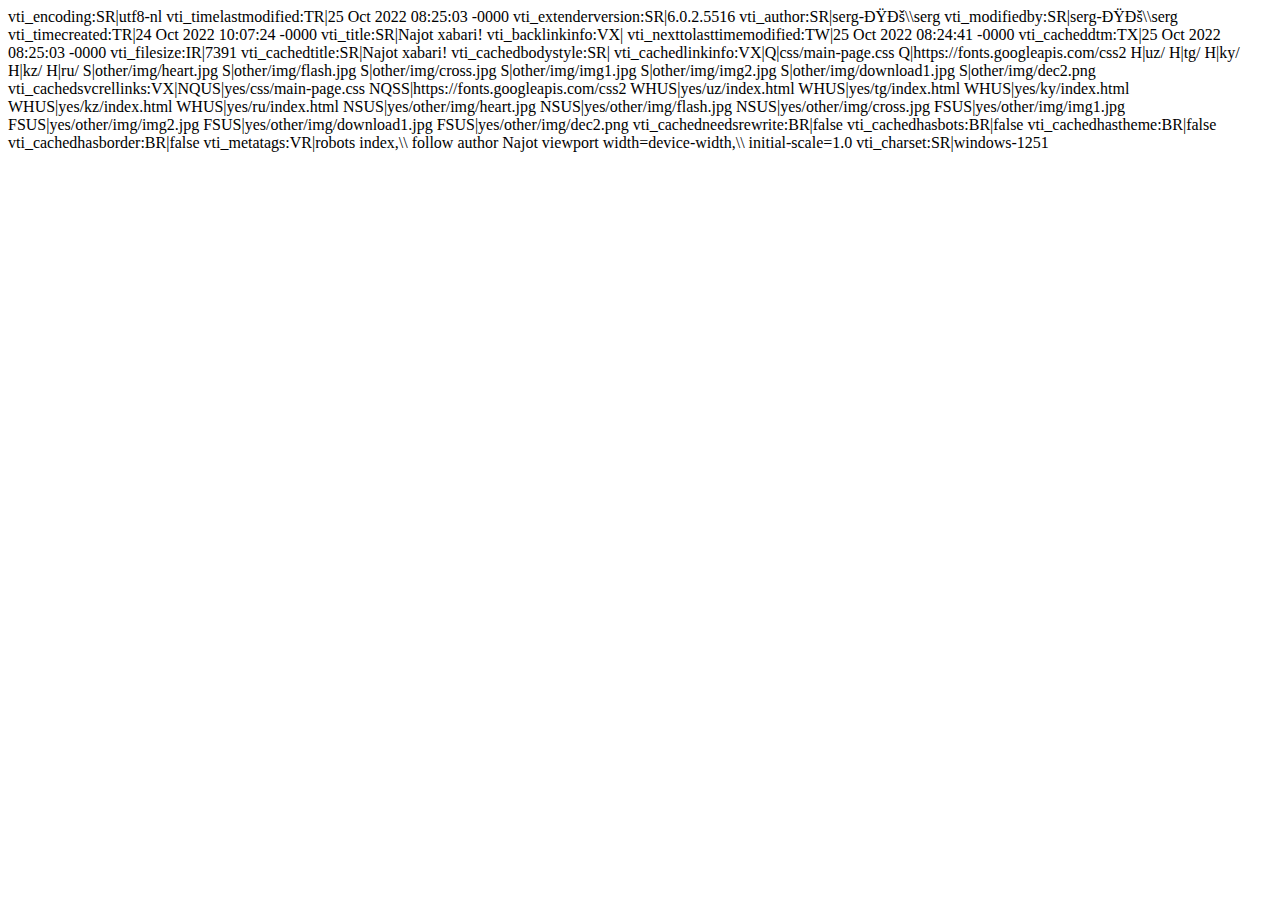
<file: _vti_cnf/index.html>
vti_encoding:SR|utf8-nl
vti_timelastmodified:TR|25 Oct 2022 08:25:03 -0000
vti_extenderversion:SR|6.0.2.5516
vti_author:SR|serg-ПК\\serg
vti_modifiedby:SR|serg-ПК\\serg
vti_timecreated:TR|24 Oct 2022 10:07:24 -0000
vti_title:SR|Najot xabari! 
vti_backlinkinfo:VX|
vti_nexttolasttimemodified:TW|25 Oct 2022 08:24:41 -0000
vti_cacheddtm:TX|25 Oct 2022 08:25:03 -0000
vti_filesize:IR|7391
vti_cachedtitle:SR|Najot xabari! 
vti_cachedbodystyle:SR|<body>
vti_cachedlinkinfo:VX|Q|css/main-page.css Q|https://fonts.googleapis.com/css2 H|uz/ H|tg/ H|ky/ H|kz/ H|ru/ S|other/img/heart.jpg S|other/img/flash.jpg S|other/img/cross.jpg S|other/img/img1.jpg S|other/img/img2.jpg S|other/img/download1.jpg S|other/img/dec2.png
vti_cachedsvcrellinks:VX|NQUS|yes/css/main-page.css NQSS|https://fonts.googleapis.com/css2 WHUS|yes/uz/index.html WHUS|yes/tg/index.html WHUS|yes/ky/index.html WHUS|yes/kz/index.html WHUS|yes/ru/index.html NSUS|yes/other/img/heart.jpg NSUS|yes/other/img/flash.jpg NSUS|yes/other/img/cross.jpg FSUS|yes/other/img/img1.jpg FSUS|yes/other/img/img2.jpg FSUS|yes/other/img/download1.jpg FSUS|yes/other/img/dec2.png
vti_cachedneedsrewrite:BR|false
vti_cachedhasbots:BR|false
vti_cachedhastheme:BR|false
vti_cachedhasborder:BR|false
vti_metatags:VR|robots index,\\ follow author Najot viewport width=device-width,\\ initial-scale=1.0
vti_charset:SR|windows-1251
</file>
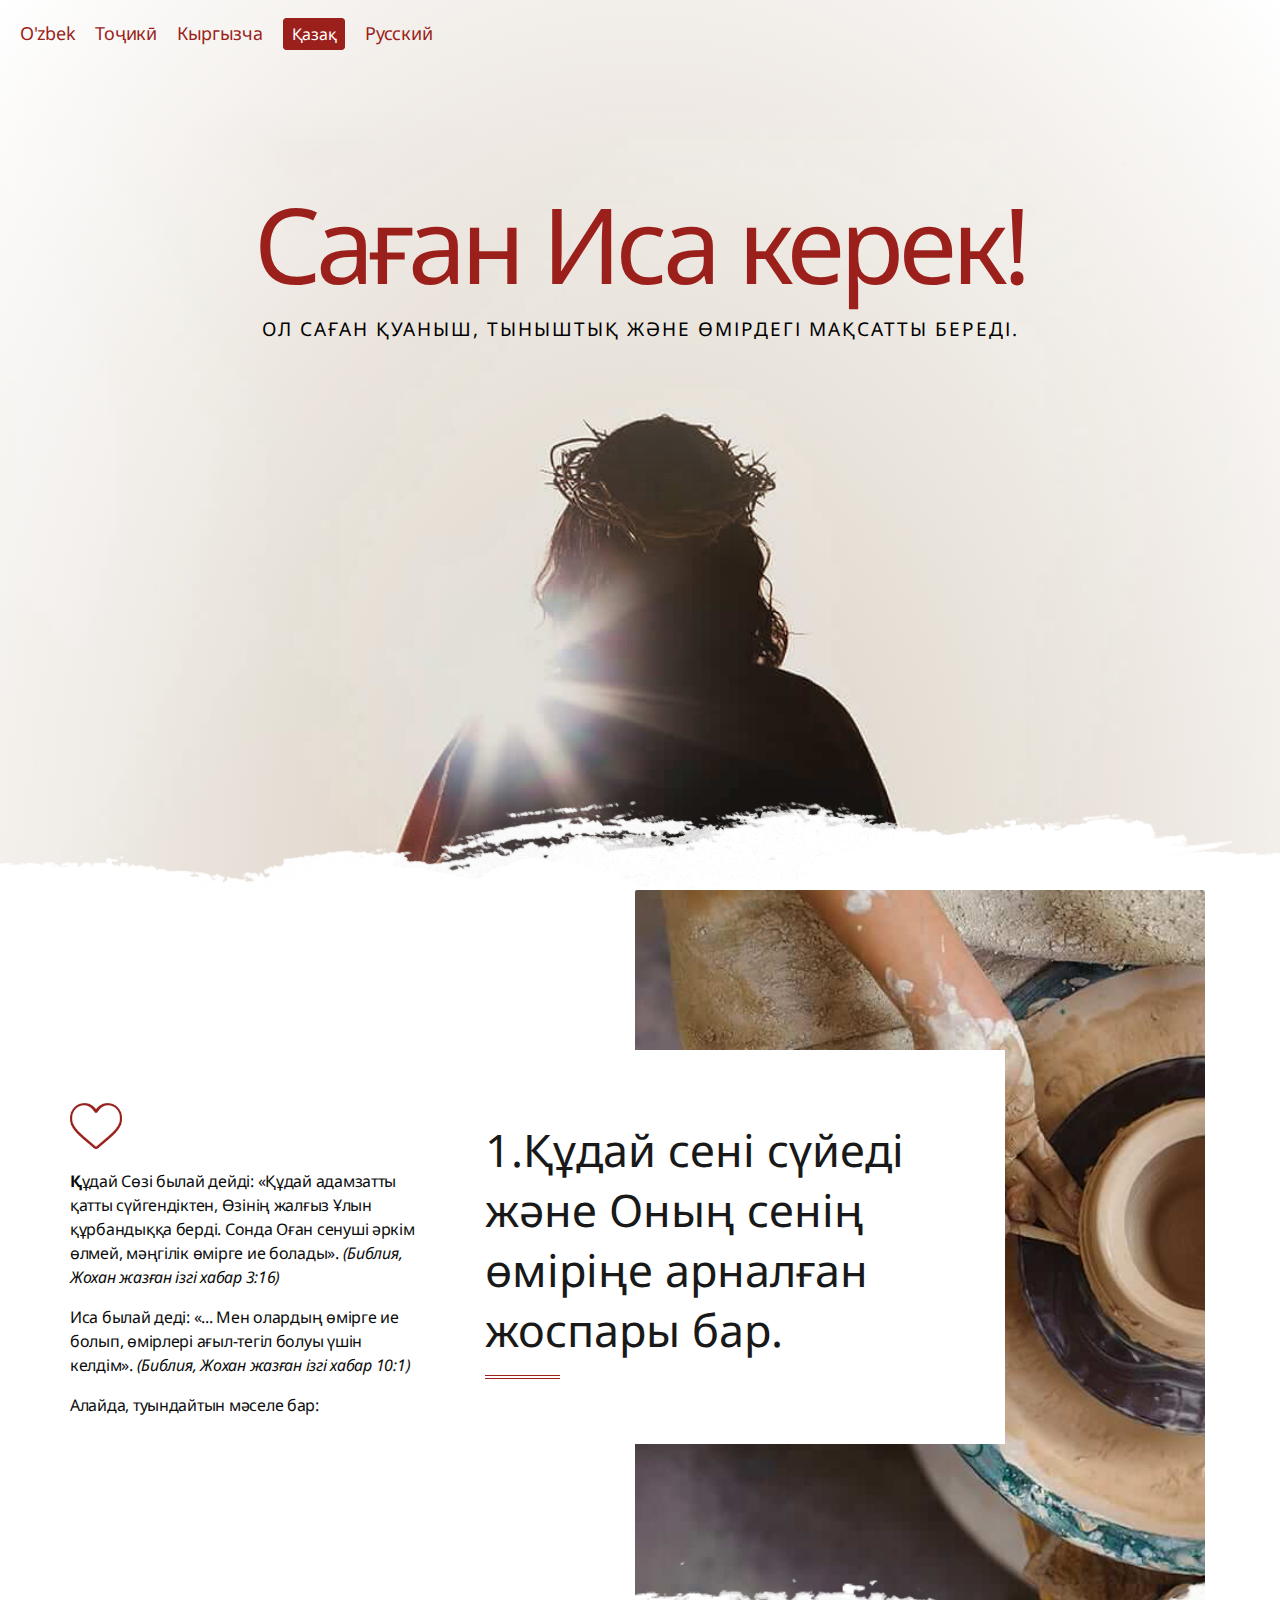
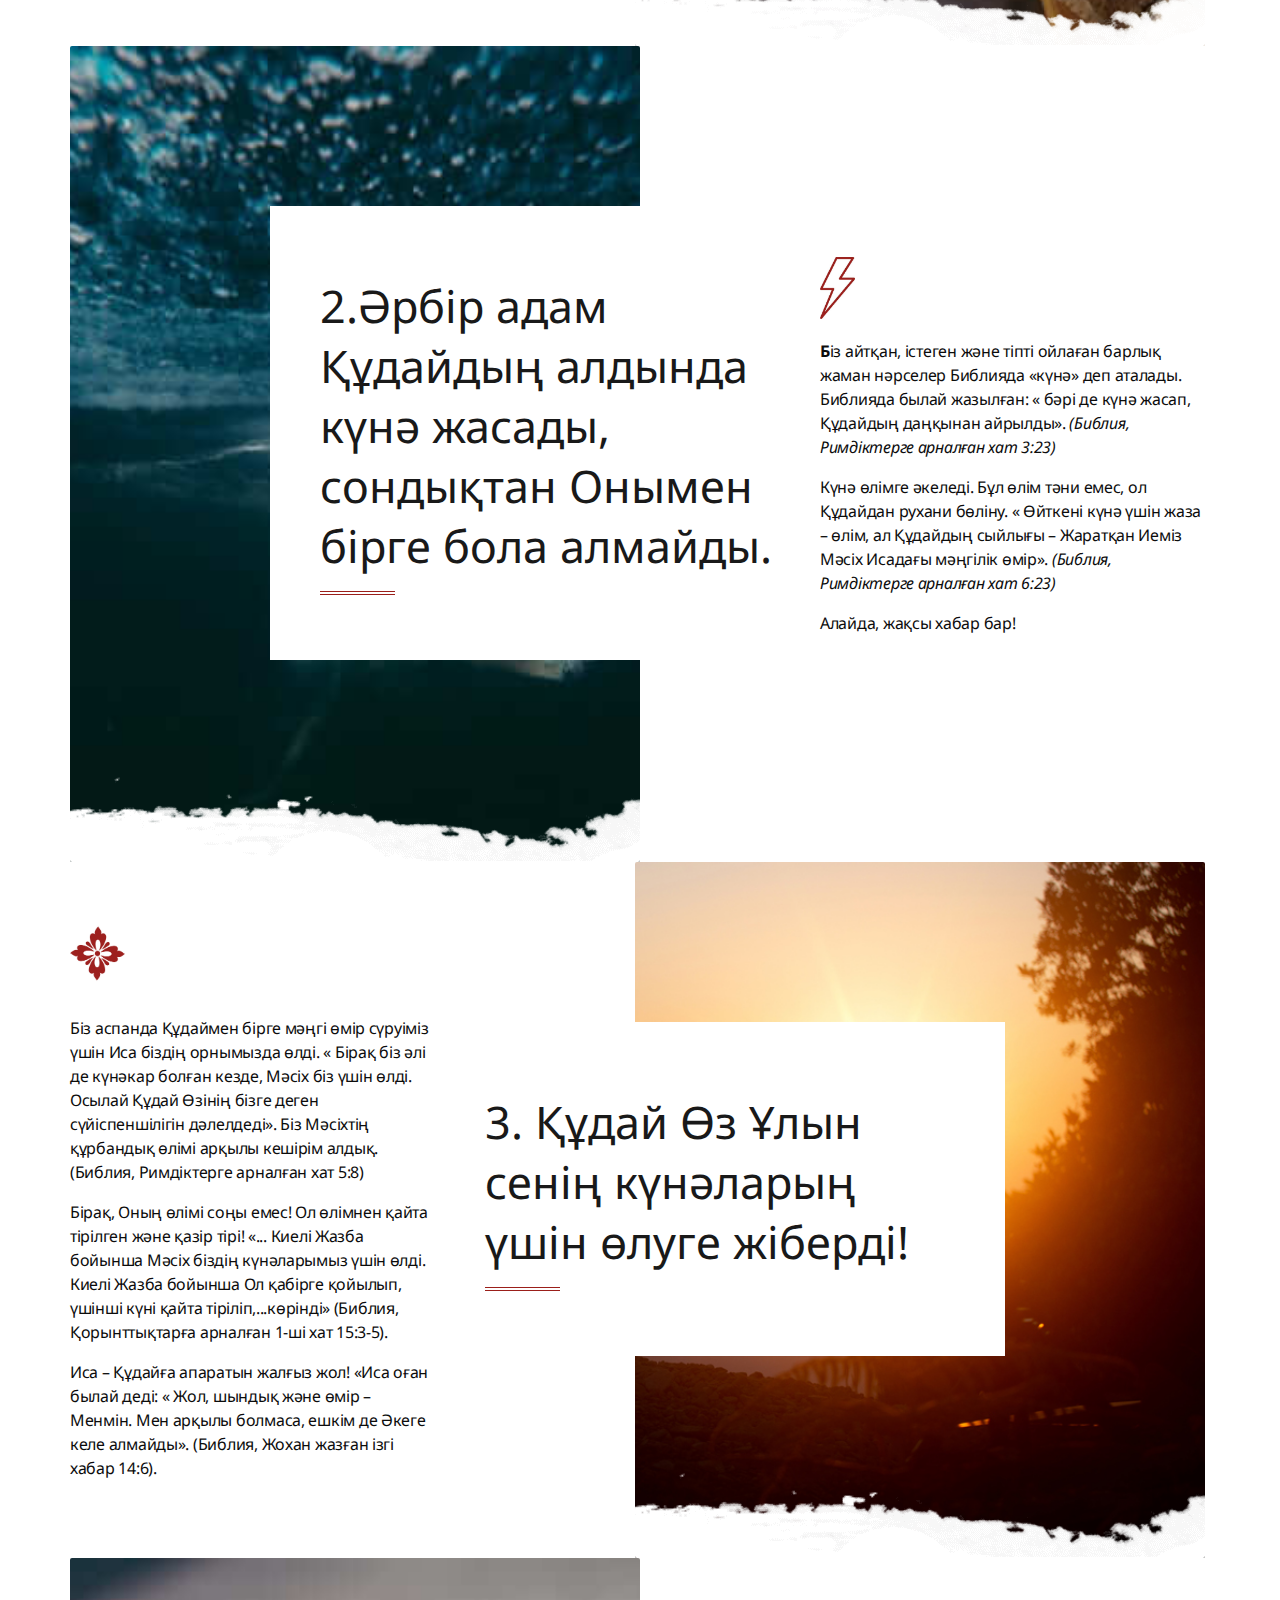
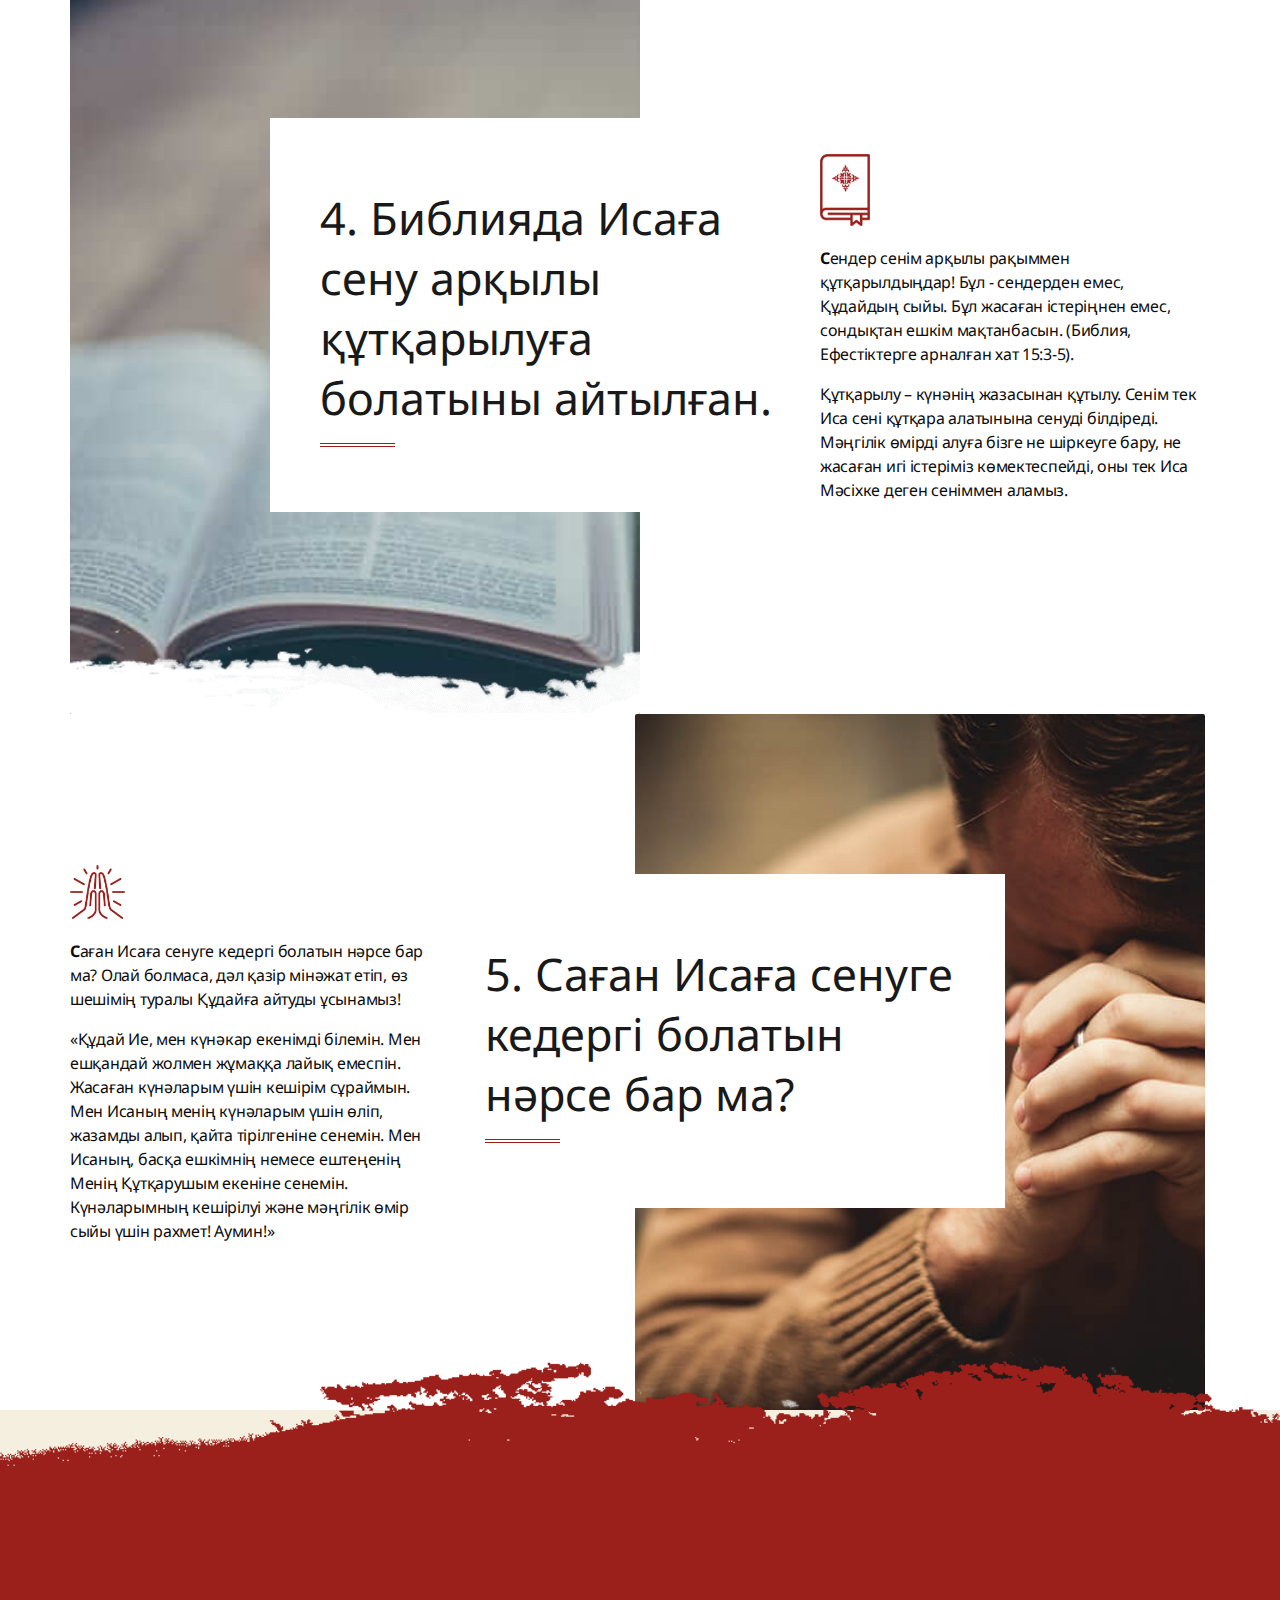
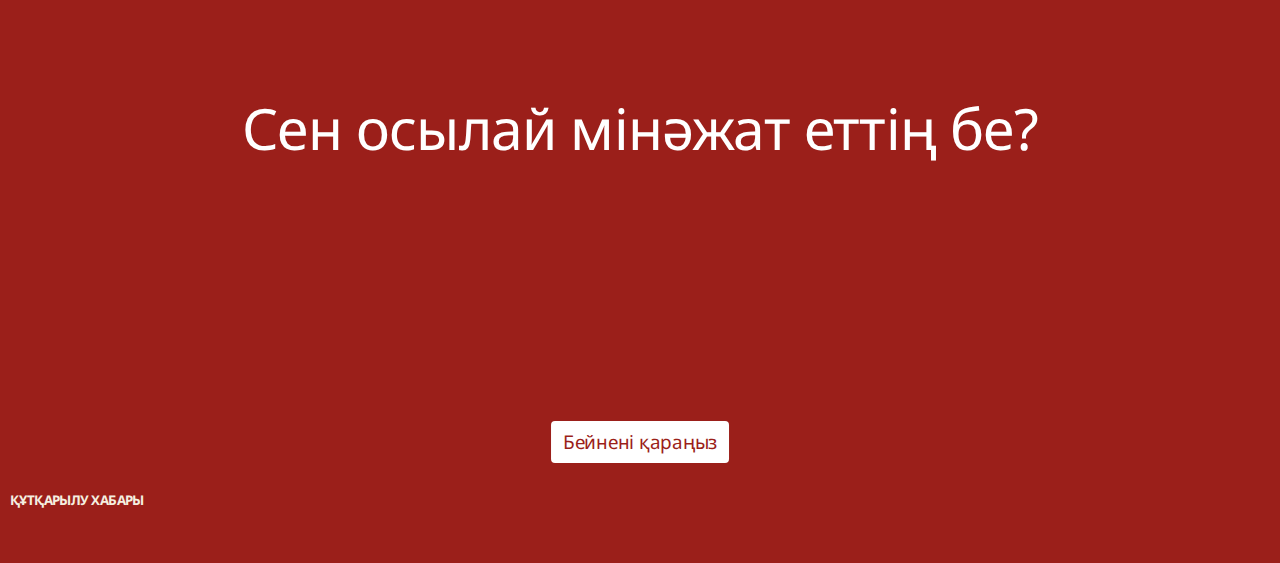
<file: kz/index.html>
﻿<!DOCTYPE html>
<html lang="kk-KK" class="">

<head>
   <meta charset="UTF-8">
   <title>Саған Иса керек!</title>
       <meta name="robots" content="index, follow">
<meta name="author" content="Najot"/>
   <link rel="stylesheet" href="../other/style.css">
   <link rel="stylesheet" href="../other/main-style.css">
   <style>
      .recentcomments a {
         display: inline !important;
         padding: 0 !important;
         margin: 0 !important;
      }
   </style>
   <meta name="viewport" content="width=device-width, initial-scale=1.0, viewport-fit=cover">
</head>

<body
   class="home page-template page-template-elementor_canvas page page-id-22 singular enable-search-modal missing-post-thumbnail has-no-pagination not-showing-comments show-avatars elementor_canvas footer-top-visible elementor-default elementor-template-canvas elementor-kit-26 elementor-page elementor-page-22"
   data-elementor-device-mode="desktop">
   <a class="skip-link screen-reader-text" href="#site-content">Перейти к содержимому</a>
   <div data-elementor-type="wp-page" data-elementor-id="22" class="elementor elementor-22"
      data-elementor-settings="[]">
      <div class="elementor-inner">
         <header class="header">
            <div class="elementor-container">
               <ul class="header__lang-list">
                  <li><a href="../uz/" class="header__lang-link">O'zbek</a></li>
                  <li><a href="../tg/" class="header__lang-link">Тоҷикӣ</a></li>
                  <li><a href="../ky/" class="header__lang-link">Кыргызча</a></li>
                  <li><span class="header__lang-link _now">Қазақ</span></li>
                  <li><a href="../ru/" class="header__lang-link">Русский</a></li>
               </ul>
            </div>
         </header>
         <div class="elementor-section-wrap">
            <section
               class="elementor-element elementor-element-5c08801d elementor-section-full_width elementor-section-height-min-height elementor-section-items-bottom elementor-section-content-bottom elementor-section-height-default elementor-section elementor-top-section"
               data-id="5c08801d" data-element_type="section"
               data-settings="{&quot;background_background&quot;:&quot;classic&quot;}">
               <div class="elementor-background-overlay"></div>
               <div class="elementor-container elementor-column-gap-no">
                  <div class="elementor-row">
                     <div
                        class="elementor-element elementor-element-2206871f elementor-column elementor-col-100 elementor-top-column"
                        data-id="2206871f" data-element_type="column">
                        <div class="elementor-column-wrap  elementor-element-populated">
                           <div class="elementor-widget-wrap">
                              <div
                                 class="elementor-element elementor-element-5e187b30 elementor-widget elementor-widget-heading animated fadeInUp"
                                 data-id="5e187b30" data-element_type="widget"
                                 data-settings="{&quot;_animation&quot;:&quot;fadeInUp&quot;}"
                                 data-widget_type="heading.default">
                                 <div class="elementor-widget-container">
                                    <h3 class="elementor-heading-title elementor-size-default">Саған Иса керек!</h3>
                                 </div>
                              </div>
                              <div
                                 class="elementor-element elementor-element-66eb9a25 elementor-widget elementor-widget-heading animated fadeInUp"
                                 data-id="66eb9a25" data-element_type="widget"
                                 data-settings="{&quot;_animation&quot;:&quot;fadeInUp&quot;}"
                                 data-widget_type="heading.default">
                                 <div class="elementor-widget-container">
                                    <p class="elementor-heading-title elementor-size-default">Ол саған қуаныш, тыныштық
                                       және өмірдегі мақсатты береді.</p>
                                 </div>
                              </div>
                              <div
                                 class="elementor-element elementor-element-4ef9c067 elementor-widget elementor-widget-spacer"
                                 data-id="4ef9c067" data-element_type="widget" data-widget_type="spacer.default">
                                 <div class="elementor-widget-container">
                                    <div class="elementor-spacer">
                                       <div class="elementor-spacer-inner"></div>
                                    </div>
                                 </div>
                              </div>
                           </div>
                        </div>
                     </div>
                  </div>
               </div>
            </section>
            <section
               class="elementor-element elementor-element-1bd4e473 elementor-section-height-min-height elementor-reverse-mobile elementor-section-boxed elementor-section-height-default elementor-section-items-middle elementor-section elementor-top-section"
               data-id="1bd4e473" data-element_type="section"
               data-settings="{&quot;background_background&quot;:&quot;classic&quot;}">
               <div class="elementor-background-overlay"></div>
               <div class="elementor-container elementor-column-gap-no">
                  <div class="elementor-row">
                     <div
                        class="elementor-element elementor-element-784ff1a elementor-column elementor-col-50 elementor-top-column"
                        data-id="784ff1a" data-element_type="column">
                        <div class="elementor-column-wrap  elementor-element-populated">
                           <div class="elementor-widget-wrap">
                              <div
                                 class="elementor-element elementor-element-3ec3ddac elementor-widget elementor-widget-image animated fadeInUp"
                                 data-id="3ec3ddac" data-element_type="widget"
                                 data-settings="{&quot;_animation&quot;:&quot;fadeInUp&quot;}"
                                 data-widget_type="image.default">
                                 <div class="elementor-widget-container">
                                    <div class="elementor-image">
                                       <img src="../uz/img/heart.jpg" alt="heart">
                                    </div>
                                 </div>
                              </div>
                              <div
                                 class="elementor-element elementor-element-5195c886 elementor-widget elementor-widget-text-editor animated fadeInUp"
                                 data-id="5195c886" data-element_type="widget"
                                 data-settings="{&quot;_animation&quot;:&quot;fadeInUp&quot;}"
                                 data-widget_type="text-editor.default">
                                 <div class="elementor-widget-container">
                                    <div class="elementor-text-editor elementor-clearfix">

                                       <p><b>Қ</b>ұдай Сөзі былай дейді:
                                          «Құдай адамзатты қатты сүйгендіктен, Өзінің жалғыз Ұлын құрбандыққа берді.
                                          Сонда Оған сенуші әркім өлмей, мәңгілік өмірге ие болады». <i>(Библия,
                                             Жохан жазған ізгі хабар 3:16)</i>
                                       </p>
                                       <p>Иса былай деді: «... Мен олардың өмірге ие болып, өмірлері ағыл-тегіл болуы
                                          үшін келдім». <i>(Библия, Жохан жазған ізгі хабар 10:1)</i></p>
                                       <p>Алайда, туындайтын мәселе бар:</p>
                                    </div>
                                 </div>
                              </div>
                           </div>
                        </div>
                     </div>
                     <div
                        class="elementor-element elementor-element-5dfac42 elementor-column elementor-col-50 elementor-top-column"
                        data-id="5dfac42" data-element_type="column"
                        data-settings="{&quot;background_background&quot;:&quot;classic&quot;}">
                        <div class="elementor-column-wrap  elementor-element-populated">
                           <div class="elementor-background-overlay"></div>
                           <div class="elementor-widget-wrap">
                              <section
                                 class="elementor-element elementor-element-3bed887c elementor-section-boxed elementor-section-height-default elementor-section-height-default elementor-section elementor-inner-section animated slideInUp"
                                 data-id="3bed887c" data-element_type="section"
                                 data-settings="{&quot;background_background&quot;:&quot;classic&quot;,&quot;animation&quot;:&quot;slideInUp&quot;}">
                                 <div class="elementor-container elementor-column-gap-default">
                                    <div class="elementor-row">
                                       <div
                                          class="elementor-element elementor-element-1e9a7938 elementor-column elementor-col-100 elementor-inner-column"
                                          data-id="1e9a7938" data-element_type="column"
                                          data-settings="{&quot;background_background&quot;:&quot;classic&quot;}">
                                          <div class="elementor-column-wrap  elementor-element-populated">
                                             <div class="elementor-widget-wrap">
                                                <div
                                                   class="elementor-element elementor-element-7d64f8ea elementor-widget elementor-widget-heading"
                                                   data-id="7d64f8ea" data-element_type="widget"
                                                   data-widget_type="heading.default">
                                                   <div class="elementor-widget-container">
                                                      <h3 class="elementor-heading-title elementor-size-default">1.Құдай
                                                         сені сүйеді және Оның сенің өміріңе арналған жоспары бар.</h3>
                                                   </div>
                                                </div>
                                                <div
                                                   class="elementor-element elementor-element-7738b52d elementor-widget elementor-widget-divider"
                                                   data-id="7738b52d" data-element_type="widget"
                                                   data-widget_type="divider.default">
                                                   <div class="elementor-widget-container">
                                                      <div class="elementor-divider">
                                                         <span class="elementor-divider-separator">
                                                         </span>
                                                      </div>
                                                   </div>
                                                </div>
                                             </div>
                                          </div>
                                       </div>
                                    </div>
                                 </div>
                              </section>
                           </div>
                        </div>
                     </div>
                  </div>
               </div>
            </section>
            <section
               class="elementor-element elementor-element-3b8cb47c elementor-section-height-min-height elementor-section-boxed elementor-section-height-default elementor-section-items-middle elementor-section elementor-top-section"
               data-id="3b8cb47c" data-element_type="section"
               data-settings="{&quot;background_background&quot;:&quot;classic&quot;}">
               <div class="elementor-background-overlay"></div>
               <div class="elementor-container elementor-column-gap-no">
                  <div class="elementor-row">
                     <div
                        class="elementor-element elementor-element-1b96e7a5 elementor-column elementor-col-50 elementor-top-column"
                        data-id="1b96e7a5" data-element_type="column"
                        data-settings="{&quot;background_background&quot;:&quot;classic&quot;}">
                        <div class="elementor-column-wrap  elementor-element-populated">
                           <div class="elementor-background-overlay"></div>
                           <div class="elementor-widget-wrap">
                              <section
                                 class="elementor-element elementor-element-1d87cebd elementor-section-boxed elementor-section-height-default elementor-section-height-default elementor-invisible elementor-section elementor-inner-section"
                                 data-id="1d87cebd" data-element_type="section"
                                 data-settings="{&quot;background_background&quot;:&quot;classic&quot;,&quot;animation&quot;:&quot;slideInUp&quot;}">
                                 <div class="elementor-container elementor-column-gap-default">
                                    <div class="elementor-row">
                                       <div
                                          class="elementor-element elementor-element-3287a80 elementor-column elementor-col-100 elementor-inner-column"
                                          data-id="3287a80" data-element_type="column"
                                          data-settings="{&quot;background_background&quot;:&quot;classic&quot;}">
                                          <div class="elementor-column-wrap  elementor-element-populated">
                                             <div class="elementor-widget-wrap">
                                                <div
                                                   class="elementor-element elementor-element-60618ba3 elementor-widget elementor-widget-heading"
                                                   data-id="60618ba3" data-element_type="widget"
                                                   data-widget_type="heading.default">
                                                   <div class="elementor-widget-container">
                                                      <h3 class="elementor-heading-title elementor-size-default">2.Әрбір
                                                         адам Құдайдың алдында күнә жасады, сондықтан Онымен бірге бола
                                                         алмайды.</h3>
                                                   </div>
                                                </div>
                                                <div
                                                   class="elementor-element elementor-element-2c3edff3 elementor-widget elementor-widget-divider"
                                                   data-id="2c3edff3" data-element_type="widget"
                                                   data-widget_type="divider.default">
                                                   <div class="elementor-widget-container">
                                                      <div class="elementor-divider">
                                                         <span class="elementor-divider-separator">
                                                         </span>
                                                      </div>
                                                   </div>
                                                </div>
                                             </div>
                                          </div>
                                       </div>
                                    </div>
                                 </div>
                              </section>
                           </div>
                        </div>
                     </div>
                     <div
                        class="elementor-element elementor-element-4422f5c elementor-column elementor-col-50 elementor-top-column"
                        data-id="4422f5c" data-element_type="column">
                        <div class="elementor-column-wrap  elementor-element-populated">
                           <div class="elementor-widget-wrap">
                              <div
                                 class="elementor-element elementor-element-1afd9cf3 elementor-invisible elementor-widget elementor-widget-image"
                                 data-id="1afd9cf3" data-element_type="widget"
                                 data-settings="{&quot;_animation&quot;:&quot;fadeInUp&quot;}"
                                 data-widget_type="image.default">
                                 <div class="elementor-widget-container">
                                    <div class="elementor-image">
                                       <img src="../uz/img/flash.jpg" alt="GUNOH">
                                    </div>
                                 </div>
                              </div>
                              <div
                                 class="elementor-element elementor-element-72bad6bc elementor-invisible elementor-widget elementor-widget-text-editor"
                                 data-id="72bad6bc" data-element_type="widget"
                                 data-settings="{&quot;_animation&quot;:&quot;fadeInUp&quot;}"
                                 data-widget_type="text-editor.default">
                                 <div class="elementor-widget-container">
                                    <div class="elementor-text-editor elementor-clearfix">
                                       <p><b>Б</b>із айтқан, істеген және тіпті ойлаған барлық жаман нәрселер
                                          Библияда «күнә» деп аталады. Библияда былай жазылған:
                                          « бәрі де күнә жасап, Құдайдың даңқынан айрылды». <i>(Библия, Римдіктерге
                                             арналған хат 3:23)</i>
                                       </p>
                                       <p>Күнә өлімге әкеледі. Бұл өлім тәни емес, ол Құдайдан рухани бөліну.
                                          « Өйткені күнә үшін жаза – өлім, ал Құдайдың сыйлығы – Жаратқан Иеміз
                                          Мәсіх Исадағы мәңгілік өмір». <i>(Библия, Римдіктерге арналған хат 6:23)</i>
                                       </p>
                                       <p>Алайда, жақсы хабар бар!</p>
                                    </div>
                                 </div>
                              </div>
                           </div>
                        </div>
                     </div>
                  </div>
               </div>
            </section>
            <section
               class="elementor-element elementor-element-5edac8a5 elementor-section-height-min-height elementor-reverse-mobile elementor-section-boxed elementor-section-height-default elementor-section-items-middle elementor-section elementor-top-section"
               data-id="5edac8a5" data-element_type="section"
               data-settings="{&quot;background_background&quot;:&quot;classic&quot;}">
               <div class="elementor-background-overlay"></div>
               <div class="elementor-container elementor-column-gap-no">
                  <div class="elementor-row">
                     <div
                        class="elementor-element elementor-element-e70284c elementor-column elementor-col-50 elementor-top-column"
                        data-id="e70284c" data-element_type="column">
                        <div class="elementor-column-wrap  elementor-element-populated">
                           <div class="elementor-widget-wrap">
                              <div
                                 class="elementor-element elementor-element-5669c8c8 elementor-invisible elementor-widget elementor-widget-image"
                                 data-id="5669c8c8" data-element_type="widget"
                                 data-settings="{&quot;_animation&quot;:&quot;fadeInUp&quot;}"
                                 data-widget_type="image.default">
                                 <div class="elementor-widget-container">
                                    <div class="elementor-image">
                                       <img src="../uz/img/cross.jpg" alt="Najot xabari">
                                    </div>
                                 </div>
                              </div>
                              <div
                                 class="elementor-element elementor-element-42ef97d9 elementor-invisible elementor-widget elementor-widget-text-editor"
                                 data-id="42ef97d9" data-element_type="widget"
                                 data-settings="{&quot;_animation&quot;:&quot;fadeInUp&quot;}"
                                 data-widget_type="text-editor.default">
                                 <div class="elementor-widget-container">
                                    <div class="elementor-text-editor elementor-clearfix">
                                       <p>Біз аспанда Құдаймен бірге мәңгі өмір сүруіміз үшін
                                          Иса біздің орнымызда өлді. « Бірақ біз әлі де күнәкар болған кезде,
                                          Мәсіх біз үшін өлді. Осылай Құдай Өзінің бізге деген сүйіспеншілігін
                                          дәлелдеді».
                                          Біз Мәсіхтің құрбандық өлімі арқылы кешірім алдық.
                                          (Библия, Римдіктерге арналған хат 5:8)
                                       </p>
                                       <p>Бірақ, Оның өлімі соңы емес! Ол өлімнен қайта тірілген және қазір тірі!
                                          «... Киелі Жазба бойынша Мәсіх біздің күнәларымыз үшін өлді. Киелі Жазба
                                          бойынша Ол қабірге қойылып, үшінші күні қайта тіріліп,...көрінді»
                                          (Библия, Қорынттықтарға арналған 1-ші хат 15:3-5).
                                       </p>
                                       <p>Иса – Құдайға апаратын жалғыз жол! «Иса оған былай деді: « Жол, шындық және
                                          өмір – Менмін. Мен арқылы болмаса, ешкім де Әкеге келе алмайды». (Библия,
                                          Жохан жазған ізгі хабар 14:6).</p>
                                    </div>
                                 </div>
                              </div>
                           </div>
                        </div>
                     </div>
                     <div
                        class="elementor-element elementor-element-34f3d8fb elementor-column elementor-col-50 elementor-top-column"
                        data-id="34f3d8fb" data-element_type="column"
                        data-settings="{&quot;background_background&quot;:&quot;classic&quot;}">
                        <div class="elementor-column-wrap  elementor-element-populated">
                           <div class="elementor-background-overlay"></div>
                           <div class="elementor-widget-wrap">
                              <section
                                 class="elementor-element elementor-element-4ef8bcdf elementor-section-boxed elementor-section-height-default elementor-section-height-default elementor-invisible elementor-section elementor-inner-section"
                                 data-id="4ef8bcdf" data-element_type="section"
                                 data-settings="{&quot;background_background&quot;:&quot;classic&quot;,&quot;animation&quot;:&quot;slideInUp&quot;}">
                                 <div class="elementor-container elementor-column-gap-default">
                                    <div class="elementor-row">
                                       <div
                                          class="elementor-element elementor-element-d9c1cbc elementor-column elementor-col-100 elementor-inner-column"
                                          data-id="d9c1cbc" data-element_type="column"
                                          data-settings="{&quot;background_background&quot;:&quot;classic&quot;}">
                                          <div class="elementor-column-wrap  elementor-element-populated">
                                             <div class="elementor-widget-wrap">
                                                <div
                                                   class="elementor-element elementor-element-30f9c0db elementor-widget elementor-widget-heading"
                                                   data-id="30f9c0db" data-element_type="widget"
                                                   data-widget_type="heading.default">
                                                   <div class="elementor-widget-container">
                                                      <h3 class="elementor-heading-title elementor-size-default">3.
                                                         Құдай Өз Ұлын
                                                         сенің күнәларың үшін өлуге жіберді!
                                                      </h3>
                                                   </div>
                                                </div>
                                                <div
                                                   class="elementor-element elementor-element-7818a90b elementor-widget elementor-widget-divider"
                                                   data-id="7818a90b" data-element_type="widget"
                                                   data-widget_type="divider.default">
                                                   <div class="elementor-widget-container">
                                                      <div class="elementor-divider">
                                                         <span class="elementor-divider-separator">
                                                         </span>
                                                      </div>
                                                   </div>
                                                </div>
                                             </div>
                                          </div>
                                       </div>
                                    </div>
                                 </div>
                              </section>
                           </div>
                        </div>
                     </div>
                  </div>
               </div>
            </section>
            <section
               class="elementor-element elementor-element-1f309e89 elementor-section-height-min-height elementor-section-boxed elementor-section-height-default elementor-section-items-middle elementor-section elementor-top-section"
               data-id="1f309e89" data-element_type="section"
               data-settings="{&quot;background_background&quot;:&quot;classic&quot;}">
               <div class="elementor-background-overlay"></div>
               <div class="elementor-container elementor-column-gap-no">
                  <div class="elementor-row">
                     <div
                        class="elementor-element elementor-element-43444599 elementor-column elementor-col-50 elementor-top-column"
                        data-id="43444599" data-element_type="column"
                        data-settings="{&quot;background_background&quot;:&quot;classic&quot;}">
                        <div class="elementor-column-wrap  elementor-element-populated">
                           <div class="elementor-background-overlay"></div>
                           <div class="elementor-widget-wrap">
                              <section
                                 class="elementor-element elementor-element-639a75df elementor-section-boxed elementor-section-height-default elementor-section-height-default elementor-invisible elementor-section elementor-inner-section"
                                 data-id="639a75df" data-element_type="section"
                                 data-settings="{&quot;background_background&quot;:&quot;classic&quot;,&quot;animation&quot;:&quot;slideInUp&quot;}">
                                 <div class="elementor-container elementor-column-gap-default">
                                    <div class="elementor-row">
                                       <div
                                          class="elementor-element elementor-element-58bfe0d1 elementor-column elementor-col-100 elementor-inner-column"
                                          data-id="58bfe0d1" data-element_type="column"
                                          data-settings="{&quot;background_background&quot;:&quot;classic&quot;}">
                                          <div class="elementor-column-wrap  elementor-element-populated">
                                             <div class="elementor-widget-wrap">
                                                <div
                                                   class="elementor-element elementor-element-10968d02 elementor-widget elementor-widget-heading"
                                                   data-id="10968d02" data-element_type="widget"
                                                   data-widget_type="heading.default">
                                                   <div class="elementor-widget-container">
                                                      <h3 class="elementor-heading-title elementor-size-default">4.
                                                         Библияда Исаға сену арқылы
                                                         құтқарылуға болатыны айтылған.

                                                      </h3>
                                                   </div>
                                                </div>
                                                <div
                                                   class="elementor-element elementor-element-751cf8b4 elementor-widget elementor-widget-divider"
                                                   data-id="751cf8b4" data-element_type="widget"
                                                   data-widget_type="divider.default">
                                                   <div class="elementor-widget-container">
                                                      <div class="elementor-divider">
                                                         <span class="elementor-divider-separator">
                                                         </span>
                                                      </div>
                                                   </div>
                                                </div>
                                             </div>
                                          </div>
                                       </div>
                                    </div>
                                 </div>
                              </section>
                           </div>
                        </div>
                     </div>
                     <div
                        class="elementor-element elementor-element-8c16c17 elementor-column elementor-col-50 elementor-top-column"
                        data-id="8c16c17" data-element_type="column">
                        <div class="elementor-column-wrap  elementor-element-populated">
                           <div class="elementor-widget-wrap">
                              <div
                                 class="elementor-element elementor-element-5391aed7 elementor-invisible elementor-widget elementor-widget-image"
                                 data-id="5391aed7" data-element_type="widget"
                                 data-settings="{&quot;_animation&quot;:&quot;fadeInUp&quot;}"
                                 data-widget_type="image.default">
                                 <div class="elementor-widget-container">
                                    <div class="elementor-image">
                                       <img src="../uz/img/img1.jpg" alt="Muqaddas Kitobda">
                                    </div>
                                 </div>
                              </div>
                              <div
                                 class="elementor-element elementor-element-fc10421 elementor-invisible elementor-widget elementor-widget-text-editor"
                                 data-id="fc10421" data-element_type="widget"
                                 data-settings="{&quot;_animation&quot;:&quot;fadeInUp&quot;}"
                                 data-widget_type="text-editor.default">
                                 <div class="elementor-widget-container">
                                    <div class="elementor-text-editor elementor-clearfix">
                                       <p><strong>C</strong>ендер сенім арқылы рақыммен құтқарылдыңдар! Бұл - сендерден
                                          емес, Құдайдың сыйы. Бұл жасаған істеріңнен емес, сондықтан ешкім мақтанбасын.
                                          (Библия, Ефестіктерге арналған хат 15:3-5).</p>
                                       <p>Құтқарылу – күнәнің жазасынан құтылу. Сенім тек Иса сені құтқара алатынына
                                          сенуді білдіреді. Мәңгілік өмірді алуға бізге не шіркеуге бару, не жасаған игі
                                          істеріміз көмектеспейді, оны тек Иса Мәсіхке деген сеніммен аламыз.</p>
                                    </div>
                                 </div>
                              </div>
                           </div>
                        </div>
                     </div>
                  </div>
               </div>
            </section>
            <section
               class="elementor-element elementor-element-85f64ba elementor-section-height-min-height elementor-reverse-mobile elementor-section-boxed elementor-section-height-default elementor-section-items-middle elementor-section elementor-top-section"
               data-id="85f64ba" data-element_type="section"
               data-settings="{&quot;background_background&quot;:&quot;classic&quot;}">
               <div class="elementor-background-overlay"></div>
               <div class="elementor-container elementor-column-gap-no">
                  <div class="elementor-row">
                     <div
                        class="elementor-element elementor-element-93ca40a elementor-column elementor-col-50 elementor-top-column"
                        data-id="93ca40a" data-element_type="column">
                        <div class="elementor-column-wrap  elementor-element-populated">
                           <div class="elementor-widget-wrap">
                              <div
                                 class="elementor-element elementor-element-6ff8597b elementor-invisible elementor-widget elementor-widget-image"
                                 data-id="6ff8597b" data-element_type="widget"
                                 data-settings="{&quot;_animation&quot;:&quot;fadeInUp&quot;}"
                                 data-widget_type="image.default">
                                 <div class="elementor-widget-container">
                                    <div class="elementor-image">
                                       <img src="../uz/img/img2.jpg" alt="Najot">
                                    </div>
                                 </div>
                              </div>
                              <div
                                 class="elementor-element elementor-element-3bda04cd elementor-invisible elementor-widget elementor-widget-text-editor"
                                 data-id="3bda04cd" data-element_type="widget"
                                 data-settings="{&quot;_animation&quot;:&quot;fadeInUp&quot;}"
                                 data-widget_type="text-editor.default">
                                 <div class="elementor-widget-container">
                                    <div class="elementor-text-editor elementor-clearfix">
                                       <p><b>C</b>аған Исаға сенуге кедергі болатын нәрсе бар ма? Олай болмаса, дәл
                                          қазір мінәжат етіп, өз шешімің туралы Құдайға айтуды ұсынамыз! </p>
                                       <p>«Құдай Ие, мен күнәкар екенімді білемін. Мен ешқандай жолмен жұмаққа лайық
                                          емеспін. Жасаған күнәларым үшін кешірім сұраймын. Мен Исаның менің күнәларым
                                          үшін өліп, жазамды алып, қайта тірілгеніне сенемін. Мен Исаның, басқа ешкімнің
                                          немесе ештеңенің Менің Құтқарушым екеніне сенемін. Күнәларымның кешірілуі және
                                          мәңгілік өмір сыйы үшін рахмет! Аумин!»
                                       </p>
                                    </div>
                                 </div>
                              </div>
                           </div>
                        </div>
                     </div>
                     <div
                        class="elementor-element elementor-element-3af93d87 elementor-column elementor-col-50 elementor-top-column"
                        data-id="3af93d87" data-element_type="column"
                        data-settings="{&quot;background_background&quot;:&quot;classic&quot;}">
                        <div class="elementor-column-wrap  elementor-element-populated">
                           <div class="elementor-background-overlay"></div>
                           <div class="elementor-widget-wrap">
                              <section
                                 class="elementor-element elementor-element-399375b6 elementor-section-boxed elementor-section-height-default elementor-section-height-default elementor-invisible elementor-section elementor-inner-section"
                                 data-id="399375b6" data-element_type="section"
                                 data-settings="{&quot;background_background&quot;:&quot;classic&quot;,&quot;animation&quot;:&quot;slideInUp&quot;}">
                                 <div class="elementor-container elementor-column-gap-default">
                                    <div class="elementor-row">
                                       <div
                                          class="elementor-element elementor-element-4aca9c4b elementor-column elementor-col-100 elementor-inner-column"
                                          data-id="4aca9c4b" data-element_type="column"
                                          data-settings="{&quot;background_background&quot;:&quot;classic&quot;}">
                                          <div class="elementor-column-wrap  elementor-element-populated">
                                             <div class="elementor-widget-wrap">
                                                <div
                                                   class="elementor-element elementor-element-183cdc92 elementor-widget elementor-widget-heading"
                                                   data-id="183cdc92" data-element_type="widget"
                                                   data-widget_type="heading.default">
                                                   <div class="elementor-widget-container">
                                                      <h3 class="elementor-heading-title elementor-size-default">5.
                                                         Саған Исаға сенуге
                                                         кедергі болатын нәрсе бар ма?
                                                      </h3>
                                                   </div>
                                                </div>
                                                <div
                                                   class="elementor-element elementor-element-32fd2e1c elementor-widget elementor-widget-divider"
                                                   data-id="32fd2e1c" data-element_type="widget"
                                                   data-widget_type="divider.default">
                                                   <div class="elementor-widget-container">
                                                      <div class="elementor-divider">
                                                         <span class="elementor-divider-separator">
                                                         </span>
                                                      </div>
                                                   </div>
                                                </div>
                                             </div>
                                          </div>
                                       </div>
                                    </div>
                                 </div>
                              </section>
                           </div>
                        </div>
                     </div>
                  </div>
               </div>
            </section>
            <section
               class="elementor-element elementor-element-42547e7a elementor-section-full_width elementor-section-height-default elementor-section-height-default elementor-section elementor-top-section"
               data-id="42547e7a" data-element_type="section"
               data-settings="{&quot;background_background&quot;:&quot;classic&quot;}">
               <div class="elementor-container elementor-column-gap-default">
                  <div class="elementor-row">
                     <div
                        class="elementor-element elementor-element-7c812ce8 elementor-column elementor-col-100 elementor-top-column"
                        data-id="7c812ce8" data-element_type="column">
                        <div class="elementor-column-wrap  elementor-element-populated">
                           <div class="elementor-widget-wrap">
                              <div
                                 class="elementor-element elementor-element-3fc1ae11 elementor-widget elementor-widget-spacer"
                                 data-id="3fc1ae11" data-element_type="widget" data-widget_type="spacer.default">
                                 <div class="elementor-widget-container">
                                    <div class="elementor-spacer">
                                       <div class="elementor-spacer-inner"></div>
                                    </div>
                                 </div>
                              </div>
                           </div>
                        </div>
                     </div>
                  </div>
               </div>
            </section>
            <section
               class="elementor-element elementor-element-2694777b elementor-section-boxed elementor-section-height-default elementor-section-height-default elementor-section elementor-top-section"
               data-id="2694777b" data-element_type="section"
               data-settings="{&quot;background_background&quot;:&quot;classic&quot;}">
               <div class="elementor-container elementor-column-gap-default">
                  <div class="elementor-row">
                     <div
                        class="elementor-element elementor-element-f5c19fd elementor-column elementor-col-100 elementor-top-column"
                        data-id="f5c19fd" data-element_type="column">
                        <div class="elementor-column-wrap  elementor-element-populated">
                           <div class="elementor-widget-wrap">
                              <section
                                 class="elementor-element elementor-element-1847da4b elementor-section-boxed elementor-section-height-default elementor-section-height-default elementor-section elementor-inner-section"
                                 data-id="1847da4b" data-element_type="section">
                                 <div class="elementor-container elementor-column-gap-default">
                                    <div class="elementor-row">
                                       <div
                                          class="elementor-element elementor-element-17cac84d elementor-column elementor-col-100 elementor-inner-column"
                                          data-id="17cac84d" data-element_type="column">
                                          <div class="elementor-column-wrap  elementor-element-populated">
                                             <div class="elementor-widget-wrap">
                                                <div
                                                   class="elementor-element elementor-element-6f4180d6 elementor-widget elementor-widget-heading"
                                                   data-id="6f4180d6" data-element_type="widget"
                                                   data-widget_type="heading.default">
                                                   <div class="elementor-widget-container">
                                                      <h3 class="elementor-heading-title elementor-size-default">Сен
                                                         осылай мінәжат еттің бе?</h3>
                                                   </div>
                                                </div>
                                             </div>
                                          </div>
                                       </div>
                                    </div>
                                 </div>
                              </section>
                              <section
                                 class="elementor-element elementor-element-64d577a1 elementor-section-boxed elementor-section-height-default elementor-section-height-default elementor-section elementor-inner-section"
                                 data-id="64d577a1" data-element_type="section">
                                 <div class="elementor-container elementor-column-gap-default">
                                    <div class="elementor-row">
                                       <div
                                          class="elementor-element elementor-element-55fd710b elementor-column elementor-col-50 elementor-inner-column"
                                          data-id="55fd710b" data-element_type="column">
                                          <div class="elementor-column-wrap">
                                             <div class="elementor-widget-wrap">
                                             </div>
                                          </div>
                                       </div>
                                       <div
                                          class="elementor-element elementor-element-21b70206 elementor-column elementor-col-50 elementor-inner-column"
                                          data-id="21b70206" data-element_type="column">
                                          <div class="elementor-column-wrap">
                                             <div class="elementor-widget-wrap">
                                             </div>
                                          </div>
                                       </div>
                                    </div>
                                 </div>
                              </section>
                           </div>
                        </div>
                     </div>
                  </div>
               </div>
               <a href="https://live.bible.is/bible/KAZKAZ/LUK/3" class="last-button-info">
                  Бейнені қараңыз
               </a>
			    <br>
               
                <h2 style="font-size: 10pt" align="center">&nbsp;&nbsp;&nbsp; <a style="color: #F5EFE0" href="../">ҚҰТҚАРЫЛУ ХАБАРЫ</a></h2>
                          <br>
            </section>
         </div>
      </div>
   </div>
</body>

</html>
</file>
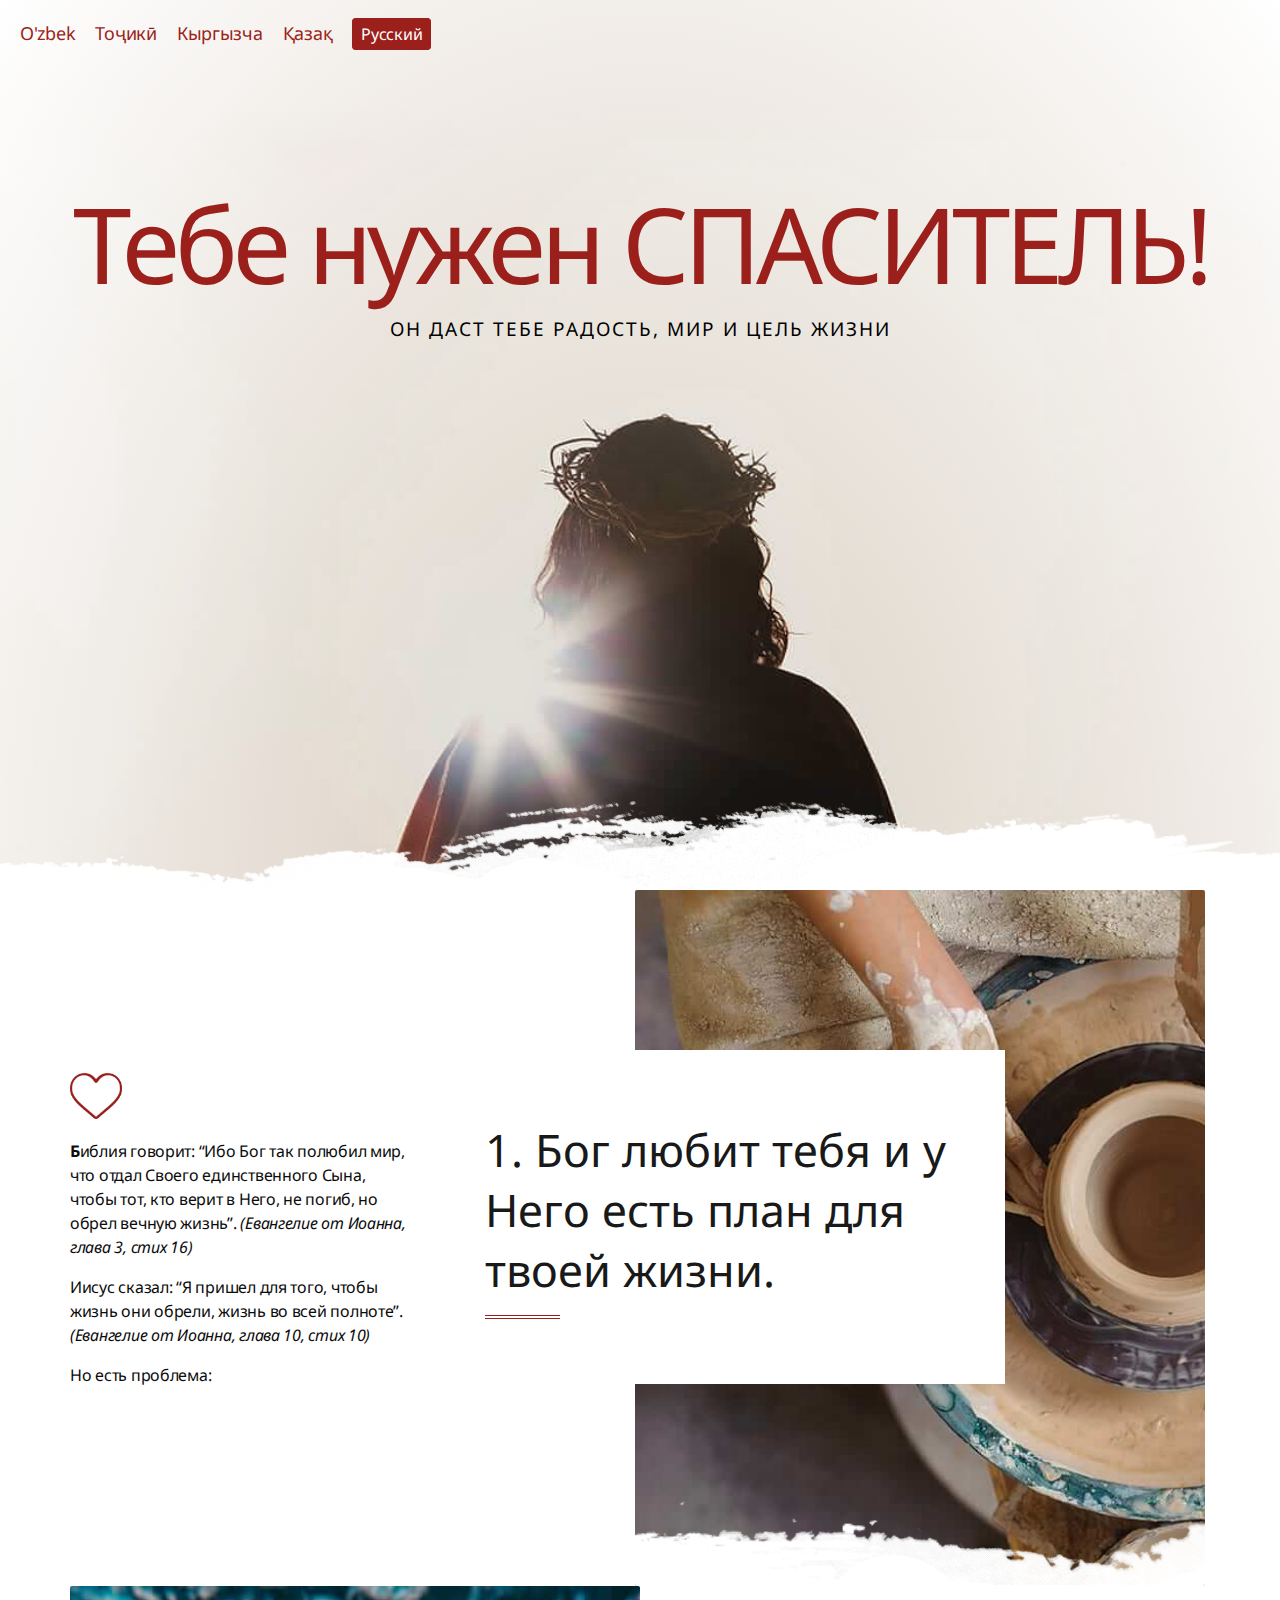
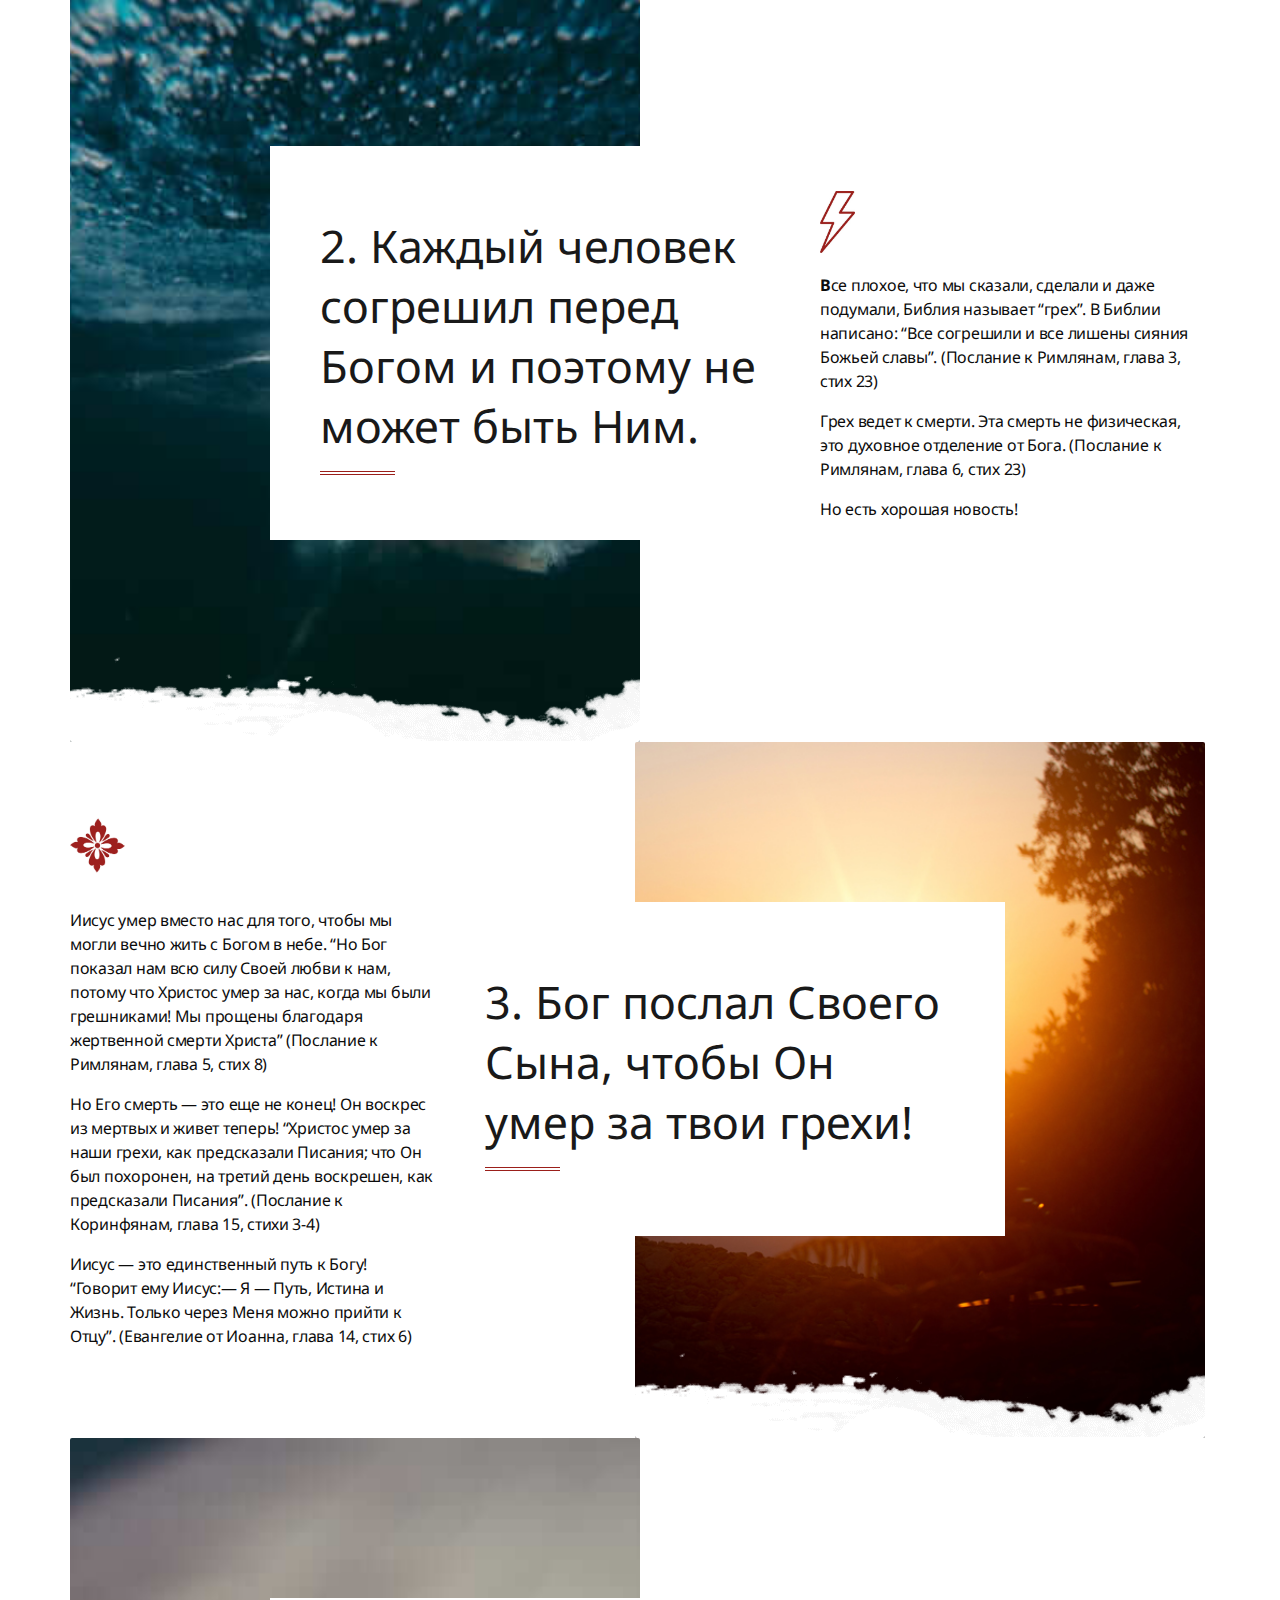
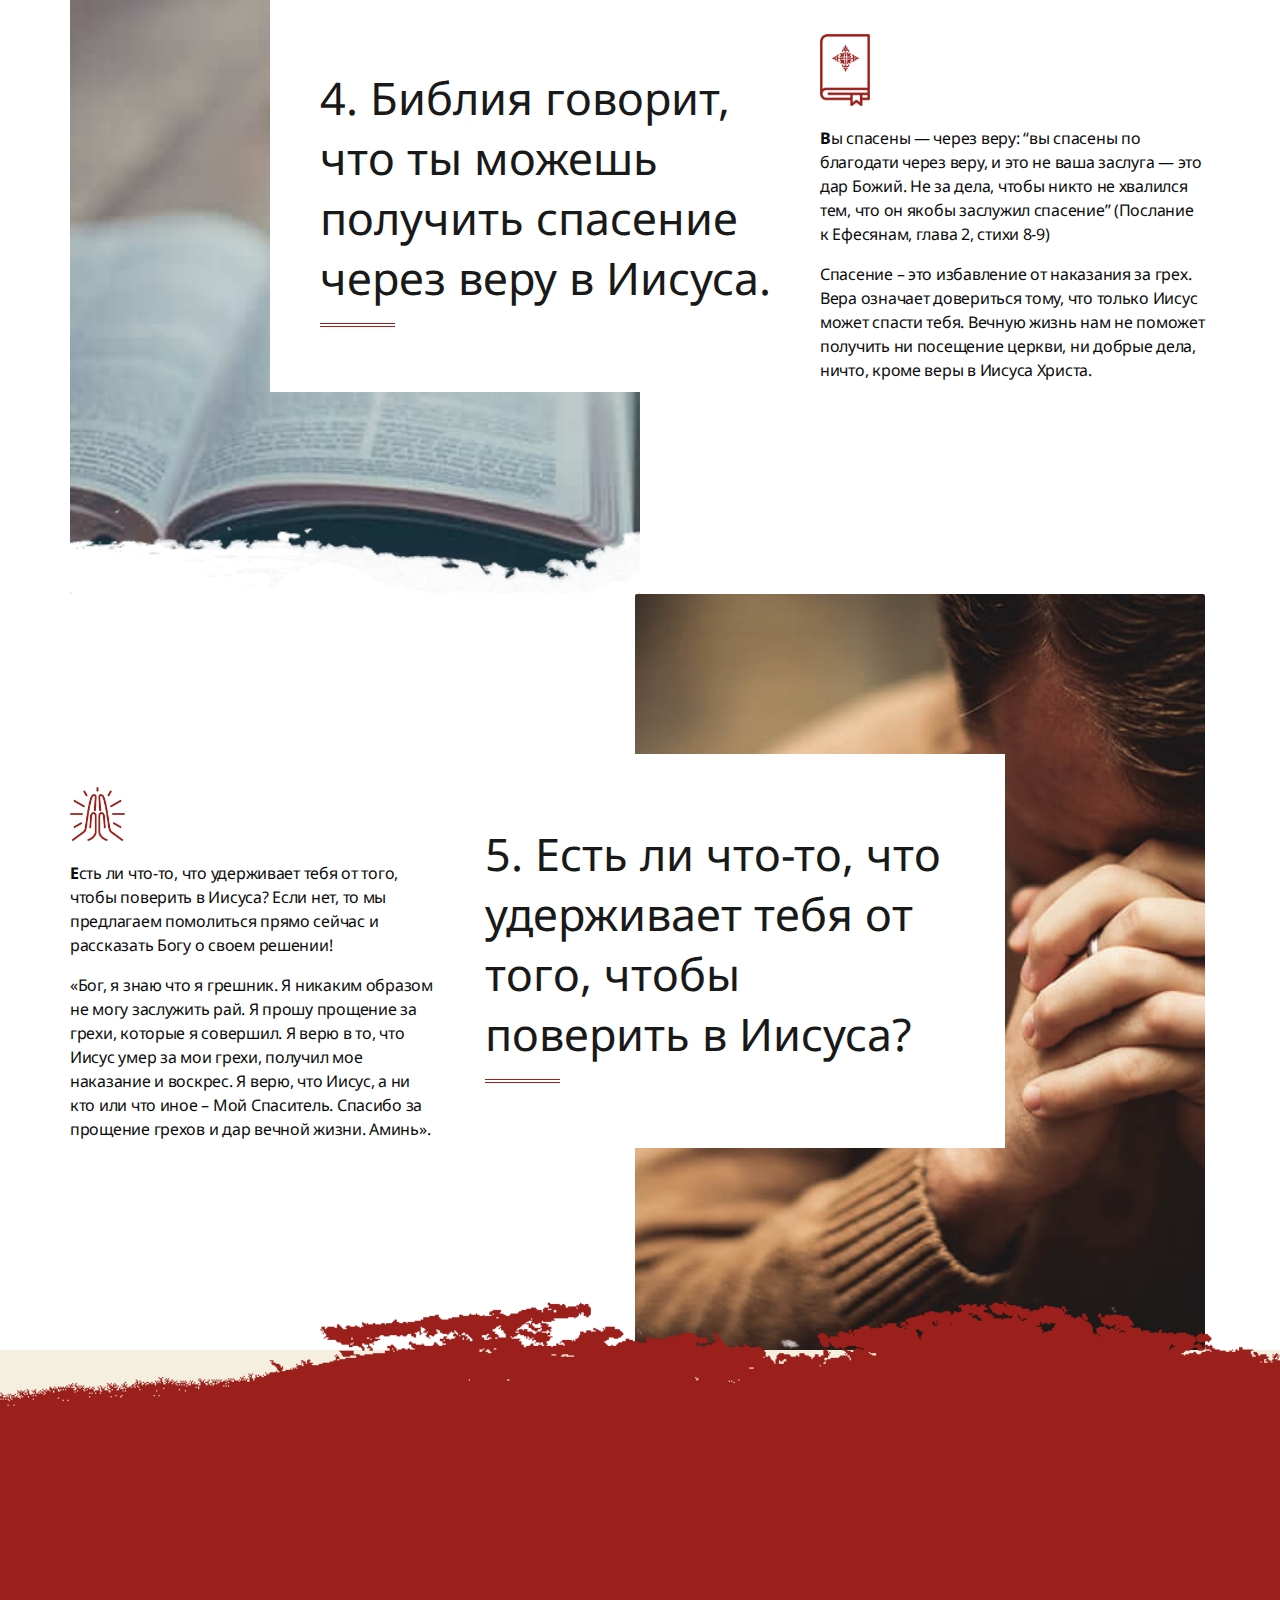
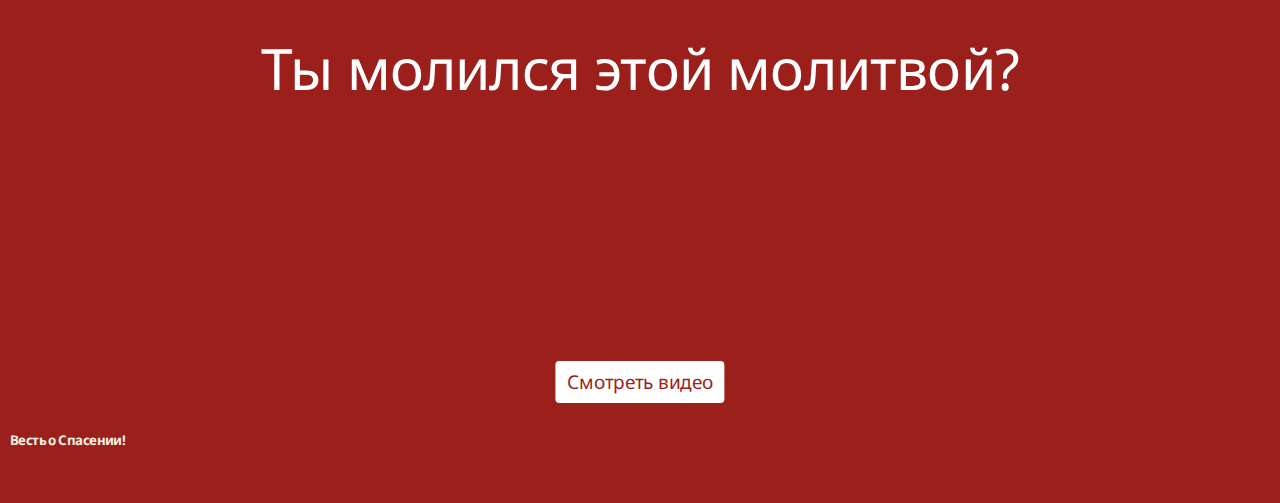
<file: ru/index.html>
﻿<!DOCTYPE html>
<html lang="ru-RU">

<head>
   <meta charset="UTF-8">
   <title>Тебе нужен СПАСИТЕЛЬ! Весть о Спасении!</title>
   <meta name="robots" content="index, follow">
<meta name="author" content="Najot"/>
   <link rel="stylesheet" href="../other/style.css">
   <link rel="stylesheet" href="../other/main-style.css">
   <style>
      .recentcomments a {
         display: inline !important;
         padding: 0 !important;
         margin: 0 !important;
      }
   </style>
   <meta name="viewport" content="width=device-width, initial-scale=1.0, viewport-fit=cover">
</head>

<body
   class="home page-template page-template-elementor_canvas page page-id-22 singular enable-search-modal missing-post-thumbnail has-no-pagination not-showing-comments show-avatars elementor_canvas footer-top-visible elementor-default elementor-template-canvas elementor-kit-26 elementor-page elementor-page-22"
   data-elementor-device-mode="desktop">
   <a class="skip-link screen-reader-text" href="#site-content">Перейти к содержимому</a>
   <div data-elementor-type="wp-page" data-elementor-id="22" class="elementor elementor-22"
      data-elementor-settings="[]">
      <div class="elementor-inner">
         <header class="header">
            <div class="elementor-container">
               <ul class="header__lang-list">
                  <li><a href="../uz/" class="header__lang-link">O'zbek</a></li>
                  <li><a href="../tg/" class="header__lang-link">Тоҷикӣ</a></li>
                  <li><a href="../ky/" class="header__lang-link">Кыргызча</a></li>
                  <li><a href="../kz/" class="header__lang-link">Қазақ</a></li>
                  <li><span href="" class="header__lang-link _now">Русский</span></li>
               </ul>
            </div>
         </header>
         <div class="elementor-section-wrap">
            <section
               class="elementor-element elementor-element-5c08801d elementor-section-full_width elementor-section-height-min-height elementor-section-items-bottom elementor-section-content-bottom elementor-section-height-default elementor-section elementor-top-section"
               data-id="5c08801d" data-element_type="section"
               data-settings="{&quot;background_background&quot;:&quot;classic&quot;}">
               <div class="elementor-background-overlay"></div>
               <div class="elementor-container elementor-column-gap-no">
                  <div class="elementor-row">
                     <div
                        class="elementor-element elementor-element-2206871f elementor-column elementor-col-100 elementor-top-column"
                        data-id="2206871f" data-element_type="column">
                        <div class="elementor-column-wrap  elementor-element-populated">
                           <div class="elementor-widget-wrap">
                              <div
                                 class="elementor-element elementor-element-5e187b30 elementor-widget elementor-widget-heading animated fadeInUp"
                                 data-id="5e187b30" data-element_type="widget"
                                 data-settings="{&quot;_animation&quot;:&quot;fadeInUp&quot;}"
                                 data-widget_type="heading.default">
                                 <div class="elementor-widget-container">
                                    <h3 class="elementor-heading-title elementor-size-default">Тебе нужен СПАСИТЕЛЬ!</h3>
                                 </div>
                              </div>
                              <div
                                 class="elementor-element elementor-element-66eb9a25 elementor-widget elementor-widget-heading animated fadeInUp"
                                 data-id="66eb9a25" data-element_type="widget"
                                 data-settings="{&quot;_animation&quot;:&quot;fadeInUp&quot;}"
                                 data-widget_type="heading.default">
                                 <div class="elementor-widget-container">
                                    <p class="elementor-heading-title elementor-size-default">Он даст тебе радость, мир
                                       и цель жизни</p>
                                 </div>
                              </div>
                              <div
                                 class="elementor-element elementor-element-4ef9c067 elementor-widget elementor-widget-spacer"
                                 data-id="4ef9c067" data-element_type="widget" data-widget_type="spacer.default">
                                 <div class="elementor-widget-container">
                                    <div class="elementor-spacer">
                                       <div class="elementor-spacer-inner"></div>
                                    </div>
                                 </div>
                              </div>
                           </div>
                        </div>
                     </div>
                  </div>
               </div>
            </section>
            <section
               class="elementor-element elementor-element-1bd4e473 elementor-section-height-min-height elementor-reverse-mobile elementor-section-boxed elementor-section-height-default elementor-section-items-middle elementor-section elementor-top-section"
               data-id="1bd4e473" data-element_type="section"
               data-settings="{&quot;background_background&quot;:&quot;classic&quot;}">
               <div class="elementor-background-overlay"></div>
               <div class="elementor-container elementor-column-gap-no">
                  <div class="elementor-row">
                     <div
                        class="elementor-element elementor-element-784ff1a elementor-column elementor-col-50 elementor-top-column"
                        data-id="784ff1a" data-element_type="column">
                        <div class="elementor-column-wrap  elementor-element-populated">
                           <div class="elementor-widget-wrap">
                              <div
                                 class="elementor-element elementor-element-3ec3ddac elementor-widget elementor-widget-image animated fadeInUp"
                                 data-id="3ec3ddac" data-element_type="widget"
                                 data-settings="{&quot;_animation&quot;:&quot;fadeInUp&quot;}"
                                 data-widget_type="image.default">
                                 <div class="elementor-widget-container">
                                    <div class="elementor-image">
                                       <img src="../uz/img/heart.jpg" alt="heart">
                                    </div>
                                 </div>
                              </div>
                              <div
                                 class="elementor-element elementor-element-5195c886 elementor-widget elementor-widget-text-editor animated fadeInUp"
                                 data-id="5195c886" data-element_type="widget"
                                 data-settings="{&quot;_animation&quot;:&quot;fadeInUp&quot;}"
                                 data-widget_type="text-editor.default">
                                 <div class="elementor-widget-container">
                                    <div class="elementor-text-editor elementor-clearfix">
                                       <p><b>Б</b>иблия говорит: “Ибо Бог так полюбил мир, что отдал Своего
                                          единственного Сына, чтобы тот, кто верит в Него, не погиб, но обрел вечную
                                          жизнь”.<i> (Евангелие от Иоанна, глава 3, стих 16)</i></p>
                                       <p>Иисус сказал: “Я пришел для того, чтобы жизнь они обрели, жизнь во всей
                                          полноте”. <i>(Евангелие от Иоанна, глава 10, стих 10)</i></p>
                                       <p>Но есть проблема:</p>
                                    </div>
                                 </div>
                              </div>
                           </div>
                        </div>
                     </div>
                     <div
                        class="elementor-element elementor-element-5dfac42 elementor-column elementor-col-50 elementor-top-column"
                        data-id="5dfac42" data-element_type="column"
                        data-settings="{&quot;background_background&quot;:&quot;classic&quot;}">
                        <div class="elementor-column-wrap  elementor-element-populated">
                           <div class="elementor-background-overlay"></div>
                           <div class="elementor-widget-wrap">
                              <section
                                 class="elementor-element elementor-element-3bed887c elementor-section-boxed elementor-section-height-default elementor-section-height-default elementor-section elementor-inner-section animated slideInUp"
                                 data-id="3bed887c" data-element_type="section"
                                 data-settings="{&quot;background_background&quot;:&quot;classic&quot;,&quot;animation&quot;:&quot;slideInUp&quot;}">
                                 <div class="elementor-container elementor-column-gap-default">
                                    <div class="elementor-row">
                                       <div
                                          class="elementor-element elementor-element-1e9a7938 elementor-column elementor-col-100 elementor-inner-column"
                                          data-id="1e9a7938" data-element_type="column"
                                          data-settings="{&quot;background_background&quot;:&quot;classic&quot;}">
                                          <div class="elementor-column-wrap  elementor-element-populated">
                                             <div class="elementor-widget-wrap">
                                                <div
                                                   class="elementor-element elementor-element-7d64f8ea elementor-widget elementor-widget-heading"
                                                   data-id="7d64f8ea" data-element_type="widget"
                                                   data-widget_type="heading.default">
                                                   <div class="elementor-widget-container">
                                                      <h3 class="elementor-heading-title elementor-size-default">1. Бог
                                                         любит тебя и у Него есть план для твоей жизни.</h3>
                                                   </div>
                                                </div>
                                                <div
                                                   class="elementor-element elementor-element-7738b52d elementor-widget elementor-widget-divider"
                                                   data-id="7738b52d" data-element_type="widget"
                                                   data-widget_type="divider.default">
                                                   <div class="elementor-widget-container">
                                                      <div class="elementor-divider">
                                                         <span class="elementor-divider-separator">
                                                         </span>
                                                      </div>
                                                   </div>
                                                </div>
                                             </div>
                                          </div>
                                       </div>
                                    </div>
                                 </div>
                              </section>
                           </div>
                        </div>
                     </div>
                  </div>
               </div>
            </section>
            <section
               class="elementor-element elementor-element-3b8cb47c elementor-section-height-min-height elementor-section-boxed elementor-section-height-default elementor-section-items-middle elementor-section elementor-top-section"
               data-id="3b8cb47c" data-element_type="section"
               data-settings="{&quot;background_background&quot;:&quot;classic&quot;}">
               <div class="elementor-background-overlay"></div>
               <div class="elementor-container elementor-column-gap-no">
                  <div class="elementor-row">
                     <div
                        class="elementor-element elementor-element-1b96e7a5 elementor-column elementor-col-50 elementor-top-column"
                        data-id="1b96e7a5" data-element_type="column"
                        data-settings="{&quot;background_background&quot;:&quot;classic&quot;}">
                        <div class="elementor-column-wrap  elementor-element-populated">
                           <div class="elementor-background-overlay"></div>
                           <div class="elementor-widget-wrap">
                              <section
                                 class="elementor-element elementor-element-1d87cebd elementor-section-boxed elementor-section-height-default elementor-section-height-default elementor-invisible elementor-section elementor-inner-section"
                                 data-id="1d87cebd" data-element_type="section"
                                 data-settings="{&quot;background_background&quot;:&quot;classic&quot;,&quot;animation&quot;:&quot;slideInUp&quot;}">
                                 <div class="elementor-container elementor-column-gap-default">
                                    <div class="elementor-row">
                                       <div
                                          class="elementor-element elementor-element-3287a80 elementor-column elementor-col-100 elementor-inner-column"
                                          data-id="3287a80" data-element_type="column"
                                          data-settings="{&quot;background_background&quot;:&quot;classic&quot;}">
                                          <div class="elementor-column-wrap  elementor-element-populated">
                                             <div class="elementor-widget-wrap">
                                                <div
                                                   class="elementor-element elementor-element-60618ba3 elementor-widget elementor-widget-heading"
                                                   data-id="60618ba3" data-element_type="widget"
                                                   data-widget_type="heading.default">
                                                   <div class="elementor-widget-container">
                                                      <h3 class="elementor-heading-title elementor-size-default">2.
                                                         Каждый человек согрешил перед Богом и поэтому не может быть
                                                         Ним.</h3>
                                                   </div>
                                                </div>
                                                <div
                                                   class="elementor-element elementor-element-2c3edff3 elementor-widget elementor-widget-divider"
                                                   data-id="2c3edff3" data-element_type="widget"
                                                   data-widget_type="divider.default">
                                                   <div class="elementor-widget-container">
                                                      <div class="elementor-divider">
                                                         <span class="elementor-divider-separator">
                                                         </span>
                                                      </div>
                                                   </div>
                                                </div>
                                             </div>
                                          </div>
                                       </div>
                                    </div>
                                 </div>
                              </section>
                           </div>
                        </div>
                     </div>
                     <div
                        class="elementor-element elementor-element-4422f5c elementor-column elementor-col-50 elementor-top-column"
                        data-id="4422f5c" data-element_type="column">
                        <div class="elementor-column-wrap  elementor-element-populated">
                           <div class="elementor-widget-wrap">
                              <div
                                 class="elementor-element elementor-element-1afd9cf3 elementor-invisible elementor-widget elementor-widget-image"
                                 data-id="1afd9cf3" data-element_type="widget"
                                 data-settings="{&quot;_animation&quot;:&quot;fadeInUp&quot;}"
                                 data-widget_type="image.default">
                                 <div class="elementor-widget-container">
                                    <div class="elementor-image">
                                       <img src="../uz/img/flash.jpg" alt="flash">
                                    </div>
                                 </div>
                              </div>
                              <div
                                 class="elementor-element elementor-element-72bad6bc elementor-invisible elementor-widget elementor-widget-text-editor"
                                 data-id="72bad6bc" data-element_type="widget"
                                 data-settings="{&quot;_animation&quot;:&quot;fadeInUp&quot;}"
                                 data-widget_type="text-editor.default">
                                 <div class="elementor-widget-container">
                                    <div class="elementor-text-editor elementor-clearfix">
                                       <p><b>В</b>се плохое, что мы сказали, сделали и даже подумали, Библия называет
                                          “грех”. В Библии написано: “Все согрешили и все лишены сияния Божьей славы”.
                                          (Послание к Римлянам, глава 3, стих 23)</p>
                                       <p>Грех ведет к смерти. Эта смерть не физическая, это духовное отделение от Бога.
                                          (Послание к Римлянам, глава 6, стих 23)</p>
                                       <p>Но есть хорошая новость!</p>
                                    </div>
                                 </div>
                              </div>
                           </div>
                        </div>
                     </div>
                  </div>
               </div>
            </section>
            <section
               class="elementor-element elementor-element-5edac8a5 elementor-section-height-min-height elementor-reverse-mobile elementor-section-boxed elementor-section-height-default elementor-section-items-middle elementor-section elementor-top-section"
               data-id="5edac8a5" data-element_type="section"
               data-settings="{&quot;background_background&quot;:&quot;classic&quot;}">
               <div class="elementor-background-overlay"></div>
               <div class="elementor-container elementor-column-gap-no">
                  <div class="elementor-row">
                     <div
                        class="elementor-element elementor-element-e70284c elementor-column elementor-col-50 elementor-top-column"
                        data-id="e70284c" data-element_type="column">
                        <div class="elementor-column-wrap  elementor-element-populated">
                           <div class="elementor-widget-wrap">
                              <div
                                 class="elementor-element elementor-element-5669c8c8 elementor-invisible elementor-widget elementor-widget-image"
                                 data-id="5669c8c8" data-element_type="widget"
                                 data-settings="{&quot;_animation&quot;:&quot;fadeInUp&quot;}"
                                 data-widget_type="image.default">
                                 <div class="elementor-widget-container">
                                    <div class="elementor-image">
                                       <img src="../uz/img/cross.jpg" alt="спасение">
                                    </div>
                                 </div>
                              </div>
                              <div
                                 class="elementor-element elementor-element-42ef97d9 elementor-invisible elementor-widget elementor-widget-text-editor"
                                 data-id="42ef97d9" data-element_type="widget"
                                 data-settings="{&quot;_animation&quot;:&quot;fadeInUp&quot;}"
                                 data-widget_type="text-editor.default">
                                 <div class="elementor-widget-container">
                                    <div class="elementor-text-editor elementor-clearfix">
                                       <p>Иисус умер вместо нас для того, чтобы мы могли вечно жить с Богом в небе. “Но
                                          Бог показал нам всю силу Своей любви к нам, потому что Христос умер за нас,
                                          когда мы были грешниками! Мы прощены благодаря жертвенной смерти Христа”
                                          (Послание к Римлянам, глава 5, стих 8)</p>
                                       <p>Но Его смерть — это еще не конец! Он воскрес из мертвых и живет теперь!
                                          “Христос умер за наши грехи, как предсказали Писания; что Он был похоронен, на
                                          третий день воскрешен, как предсказали Писания”. (Послание к Коринфянам, глава
                                          15, стихи 3-4)</p>
                                       <p>Иисус — это единственный путь к Богу! “Говорит ему Иисус:— Я — Путь, Истина и
                                          Жизнь. Только через Меня можно прийти к Отцу”. (Евангелие от Иоанна, глава 14,
                                          стих 6)</p>
                                    </div>
                                 </div>
                              </div>
                           </div>
                        </div>
                     </div>
                     <div
                        class="elementor-element elementor-element-34f3d8fb elementor-column elementor-col-50 elementor-top-column"
                        data-id="34f3d8fb" data-element_type="column"
                        data-settings="{&quot;background_background&quot;:&quot;classic&quot;}">
                        <div class="elementor-column-wrap  elementor-element-populated">
                           <div class="elementor-background-overlay"></div>
                           <div class="elementor-widget-wrap">
                              <section
                                 class="elementor-element elementor-element-4ef8bcdf elementor-section-boxed elementor-section-height-default elementor-section-height-default elementor-invisible elementor-section elementor-inner-section"
                                 data-id="4ef8bcdf" data-element_type="section"
                                 data-settings="{&quot;background_background&quot;:&quot;classic&quot;,&quot;animation&quot;:&quot;slideInUp&quot;}">
                                 <div class="elementor-container elementor-column-gap-default">
                                    <div class="elementor-row">
                                       <div
                                          class="elementor-element elementor-element-d9c1cbc elementor-column elementor-col-100 elementor-inner-column"
                                          data-id="d9c1cbc" data-element_type="column"
                                          data-settings="{&quot;background_background&quot;:&quot;classic&quot;}">
                                          <div class="elementor-column-wrap  elementor-element-populated">
                                             <div class="elementor-widget-wrap">
                                                <div
                                                   class="elementor-element elementor-element-30f9c0db elementor-widget elementor-widget-heading"
                                                   data-id="30f9c0db" data-element_type="widget"
                                                   data-widget_type="heading.default">
                                                   <div class="elementor-widget-container">
                                                      <h3 class="elementor-heading-title elementor-size-default">3. Бог
                                                         послал Своего Сына, чтобы Он умер за твои грехи!</h3>
                                                   </div>
                                                </div>
                                                <div
                                                   class="elementor-element elementor-element-7818a90b elementor-widget elementor-widget-divider"
                                                   data-id="7818a90b" data-element_type="widget"
                                                   data-widget_type="divider.default">
                                                   <div class="elementor-widget-container">
                                                      <div class="elementor-divider">
                                                         <span class="elementor-divider-separator">
                                                         </span>
                                                      </div>
                                                   </div>
                                                </div>
                                             </div>
                                          </div>
                                       </div>
                                    </div>
                                 </div>
                              </section>
                           </div>
                        </div>
                     </div>
                  </div>
               </div>
            </section>
            <section
               class="elementor-element elementor-element-1f309e89 elementor-section-height-min-height elementor-section-boxed elementor-section-height-default elementor-section-items-middle elementor-section elementor-top-section"
               data-id="1f309e89" data-element_type="section"
               data-settings="{&quot;background_background&quot;:&quot;classic&quot;}">
               <div class="elementor-background-overlay"></div>
               <div class="elementor-container elementor-column-gap-no">
                  <div class="elementor-row">
                     <div
                        class="elementor-element elementor-element-43444599 elementor-column elementor-col-50 elementor-top-column"
                        data-id="43444599" data-element_type="column"
                        data-settings="{&quot;background_background&quot;:&quot;classic&quot;}">
                        <div class="elementor-column-wrap  elementor-element-populated">
                           <div class="elementor-background-overlay"></div>
                           <div class="elementor-widget-wrap">
                              <section
                                 class="elementor-element elementor-element-639a75df elementor-section-boxed elementor-section-height-default elementor-section-height-default elementor-invisible elementor-section elementor-inner-section"
                                 data-id="639a75df" data-element_type="section"
                                 data-settings="{&quot;background_background&quot;:&quot;classic&quot;,&quot;animation&quot;:&quot;slideInUp&quot;}">
                                 <div class="elementor-container elementor-column-gap-default">
                                    <div class="elementor-row">
                                       <div
                                          class="elementor-element elementor-element-58bfe0d1 elementor-column elementor-col-100 elementor-inner-column"
                                          data-id="58bfe0d1" data-element_type="column"
                                          data-settings="{&quot;background_background&quot;:&quot;classic&quot;}">
                                          <div class="elementor-column-wrap  elementor-element-populated">
                                             <div class="elementor-widget-wrap">
                                                <div
                                                   class="elementor-element elementor-element-10968d02 elementor-widget elementor-widget-heading"
                                                   data-id="10968d02" data-element_type="widget"
                                                   data-widget_type="heading.default">
                                                   <div class="elementor-widget-container">
                                                      <h3 class="elementor-heading-title elementor-size-default">4.
                                                         Библия говорит, что ты можешь получить спасение через веру в
                                                         Иисуса.
                                                      </h3>
                                                   </div>
                                                </div>
                                                <div
                                                   class="elementor-element elementor-element-751cf8b4 elementor-widget elementor-widget-divider"
                                                   data-id="751cf8b4" data-element_type="widget"
                                                   data-widget_type="divider.default">
                                                   <div class="elementor-widget-container">
                                                      <div class="elementor-divider">
                                                         <span class="elementor-divider-separator">
                                                         </span>
                                                      </div>
                                                   </div>
                                                </div>
                                             </div>
                                          </div>
                                       </div>
                                    </div>
                                 </div>
                              </section>
                           </div>
                        </div>
                     </div>
                     <div
                        class="elementor-element elementor-element-8c16c17 elementor-column elementor-col-50 elementor-top-column"
                        data-id="8c16c17" data-element_type="column">
                        <div class="elementor-column-wrap  elementor-element-populated">
                           <div class="elementor-widget-wrap">
                              <div
                                 class="elementor-element elementor-element-5391aed7 elementor-invisible elementor-widget elementor-widget-image"
                                 data-id="5391aed7" data-element_type="widget"
                                 data-settings="{&quot;_animation&quot;:&quot;fadeInUp&quot;}"
                                 data-widget_type="image.default">
                                 <div class="elementor-widget-container">
                                    <div class="elementor-image">
                                       <img src="../uz/img/img1.jpg" alt="bible">
                                    </div>
                                 </div>
                              </div>
                              <div
                                 class="elementor-element elementor-element-fc10421 elementor-invisible elementor-widget elementor-widget-text-editor"
                                 data-id="fc10421" data-element_type="widget"
                                 data-settings="{&quot;_animation&quot;:&quot;fadeInUp&quot;}"
                                 data-widget_type="text-editor.default">
                                 <div class="elementor-widget-container">
                                    <div class="elementor-text-editor elementor-clearfix">
                                       <p><strong>В</strong>ы спасены — через веру: “вы спасены по благодати через веру, и это не ваша заслуга — это дар Божий. Не за дела, чтобы никто не хвалился тем, что он якобы заслужил спасение”
                                          (Послание к Ефесянам, глава 2, стихи 8-9)</p>
                                       <p>Спасение – это избавление от наказания за грех. Вера означает довериться тому,
                                          что только Иисус может спасти тебя. Вечную жизнь нам не поможет получить ни
                                          посещение церкви, ни добрые дела, ничто, кроме веры в Иисуса Христа.</p>
                                    </div>
                                 </div>
                              </div>
                           </div>
                        </div>
                     </div>
                  </div>
               </div>
            </section>
            <section
               class="elementor-element elementor-element-85f64ba elementor-section-height-min-height elementor-reverse-mobile elementor-section-boxed elementor-section-height-default elementor-section-items-middle elementor-section elementor-top-section"
               data-id="85f64ba" data-element_type="section"
               data-settings="{&quot;background_background&quot;:&quot;classic&quot;}">
               <div class="elementor-background-overlay"></div>
               <div class="elementor-container elementor-column-gap-no">
                  <div class="elementor-row">
                     <div
                        class="elementor-element elementor-element-93ca40a elementor-column elementor-col-50 elementor-top-column"
                        data-id="93ca40a" data-element_type="column">
                        <div class="elementor-column-wrap  elementor-element-populated">
                           <div class="elementor-widget-wrap">
                              <div
                                 class="elementor-element elementor-element-6ff8597b elementor-invisible elementor-widget elementor-widget-image"
                                 data-id="6ff8597b" data-element_type="widget"
                                 data-settings="{&quot;_animation&quot;:&quot;fadeInUp&quot;}"
                                 data-widget_type="image.default">
                                 <div class="elementor-widget-container">
                                    <div class="elementor-image">
                                       <img src="../uz/img/img2.jpg" alt="Najot">
                                    </div>
                                 </div>
                              </div>
                              <div
                                 class="elementor-element elementor-element-3bda04cd elementor-invisible elementor-widget elementor-widget-text-editor"
                                 data-id="3bda04cd" data-element_type="widget"
                                 data-settings="{&quot;_animation&quot;:&quot;fadeInUp&quot;}"
                                 data-widget_type="text-editor.default">
                                 <div class="elementor-widget-container">
                                    <div class="elementor-text-editor elementor-clearfix">
                                       <p><b>Е</b>сть ли что-то, что удерживает тебя от того, чтобы поверить в Иисуса?
                                          Если нет, то мы предлагаем помолиться прямо сейчас и рассказать Богу о своем
                                          решении!</p>
                                       <p>«Бог, я знаю что я грешник. Я никаким образом не могу заслужить рай. Я прошу
                                          прощение за грехи, которые я совершил. Я верю в то, что Иисус умер за мои
                                          грехи, получил мое наказание и воскрес. Я верю, что Иисус, а ни кто или что
                                          иное – Мой Спаситель. Спасибо за прощение грехов и дар вечной жизни. Аминь».
                                       </p>
                                    </div>
                                 </div>
                              </div>
                           </div>
                        </div>
                     </div>
                     <div
                        class="elementor-element elementor-element-3af93d87 elementor-column elementor-col-50 elementor-top-column"
                        data-id="3af93d87" data-element_type="column"
                        data-settings="{&quot;background_background&quot;:&quot;classic&quot;}">
                        <div class="elementor-column-wrap  elementor-element-populated">
                           <div class="elementor-background-overlay"></div>
                           <div class="elementor-widget-wrap">
                              <section
                                 class="elementor-element elementor-element-399375b6 elementor-section-boxed elementor-section-height-default elementor-section-height-default elementor-invisible elementor-section elementor-inner-section"
                                 data-id="399375b6" data-element_type="section"
                                 data-settings="{&quot;background_background&quot;:&quot;classic&quot;,&quot;animation&quot;:&quot;slideInUp&quot;}">
                                 <div class="elementor-container elementor-column-gap-default">
                                    <div class="elementor-row">
                                       <div
                                          class="elementor-element elementor-element-4aca9c4b elementor-column elementor-col-100 elementor-inner-column"
                                          data-id="4aca9c4b" data-element_type="column"
                                          data-settings="{&quot;background_background&quot;:&quot;classic&quot;}">
                                          <div class="elementor-column-wrap  elementor-element-populated">
                                             <div class="elementor-widget-wrap">
                                                <div
                                                   class="elementor-element elementor-element-183cdc92 elementor-widget elementor-widget-heading"
                                                   data-id="183cdc92" data-element_type="widget"
                                                   data-widget_type="heading.default">
                                                   <div class="elementor-widget-container">
                                                      <h3 class="elementor-heading-title elementor-size-default">5. Есть
                                                         ли что-то, что удерживает тебя от того, чтобы поверить в
                                                         Иисуса?</h3>
                                                   </div>
                                                </div>
                                                <div
                                                   class="elementor-element elementor-element-32fd2e1c elementor-widget elementor-widget-divider"
                                                   data-id="32fd2e1c" data-element_type="widget"
                                                   data-widget_type="divider.default">
                                                   <div class="elementor-widget-container">
                                                      <div class="elementor-divider">
                                                         <span class="elementor-divider-separator">
                                                         </span>
                                                      </div>
                                                   </div>
                                                </div>
                                             </div>
                                          </div>
                                       </div>
                                    </div>
                                 </div>
                              </section>
                           </div>
                        </div>
                     </div>
                  </div>
               </div>
            </section>
            <section
               class="elementor-element elementor-element-42547e7a elementor-section-full_width elementor-section-height-default elementor-section-height-default elementor-section elementor-top-section"
               data-id="42547e7a" data-element_type="section"
               data-settings="{&quot;background_background&quot;:&quot;classic&quot;}">
               <div class="elementor-container elementor-column-gap-default">
                  <div class="elementor-row">
                     <div
                        class="elementor-element elementor-element-7c812ce8 elementor-column elementor-col-100 elementor-top-column"
                        data-id="7c812ce8" data-element_type="column">
                        <div class="elementor-column-wrap  elementor-element-populated">
                           <div class="elementor-widget-wrap">
                              <div
                                 class="elementor-element elementor-element-3fc1ae11 elementor-widget elementor-widget-spacer"
                                 data-id="3fc1ae11" data-element_type="widget" data-widget_type="spacer.default">
                                 <div class="elementor-widget-container">
                                    <div class="elementor-spacer">
                                       <div class="elementor-spacer-inner"></div>
                                    </div>
                                 </div>
                              </div>
                           </div>
                        </div>
                     </div>
                  </div>
               </div>
            </section>
            <section
               class="elementor-element elementor-element-2694777b elementor-section-boxed elementor-section-height-default elementor-section-height-default elementor-section elementor-top-section"
               data-id="2694777b" data-element_type="section"
               data-settings="{&quot;background_background&quot;:&quot;classic&quot;}">
               <div class="elementor-container elementor-column-gap-default">
                  <div class="elementor-row">
                     <div
                        class="elementor-element elementor-element-f5c19fd elementor-column elementor-col-100 elementor-top-column"
                        data-id="f5c19fd" data-element_type="column">
                        <div class="elementor-column-wrap  elementor-element-populated">
                           <div class="elementor-widget-wrap">
                              <section
                                 class="elementor-element elementor-element-1847da4b elementor-section-boxed elementor-section-height-default elementor-section-height-default elementor-section elementor-inner-section"
                                 data-id="1847da4b" data-element_type="section">
                                 <div class="elementor-container elementor-column-gap-default">
                                    <div class="elementor-row">
                                       <div
                                          class="elementor-element elementor-element-17cac84d elementor-column elementor-col-100 elementor-inner-column"
                                          data-id="17cac84d" data-element_type="column">
                                          <div class="elementor-column-wrap  elementor-element-populated">
                                             <div class="elementor-widget-wrap">
                                                <div
                                                   class="elementor-element elementor-element-6f4180d6 elementor-widget elementor-widget-heading"
                                                   data-id="6f4180d6" data-element_type="widget"
                                                   data-widget_type="heading.default">
                                                   <div class="elementor-widget-container">
                                                      <h3 class="elementor-heading-title elementor-size-default">Ты
                                                         молился этой молитвой?</h3>
                                                   </div>
                                                </div>
                                             </div>
                                          </div>
                                       </div>
                                    </div>
                                 </div>
                              </section>
                              <section
                                 class="elementor-element elementor-element-64d577a1 elementor-section-boxed elementor-section-height-default elementor-section-height-default elementor-section elementor-inner-section"
                                 data-id="64d577a1" data-element_type="section">
                                 <div class="elementor-container elementor-column-gap-default">
                                    <div class="elementor-row">
                                       <div
                                          class="elementor-element elementor-element-55fd710b elementor-column elementor-col-50 elementor-inner-column"
                                          data-id="55fd710b" data-element_type="column">
                                          <div class="elementor-column-wrap">
                                             <div class="elementor-widget-wrap">
                                             </div>
                                          </div>
                                       </div>
                                       <div
                                          class="elementor-element elementor-element-21b70206 elementor-column elementor-col-50 elementor-inner-column"
                                          data-id="21b70206" data-element_type="column">
                                          <div class="elementor-column-wrap">
                                             <div class="elementor-widget-wrap">
                                             </div>
                                          </div>
                                       </div>
                                    </div>
                                 </div>
                              </section>
                           </div>
                        </div>
                     </div>
                  </div>
               </div>
               <a href="https://live.bible.is/bible/RUSSYN/LUK/3" class="last-button-info">
                  Смотреть видео
               </a>
               <br>
               
                <h2 style="font-size: 10pt" align="center">&nbsp;&nbsp;&nbsp; <a style="color: #F5EFE0" href="../">Весть о Спасении!</a></h2>
                          <br>
            </section>
         </div>
      </div>
   </div>

</body>

</html>
</file>
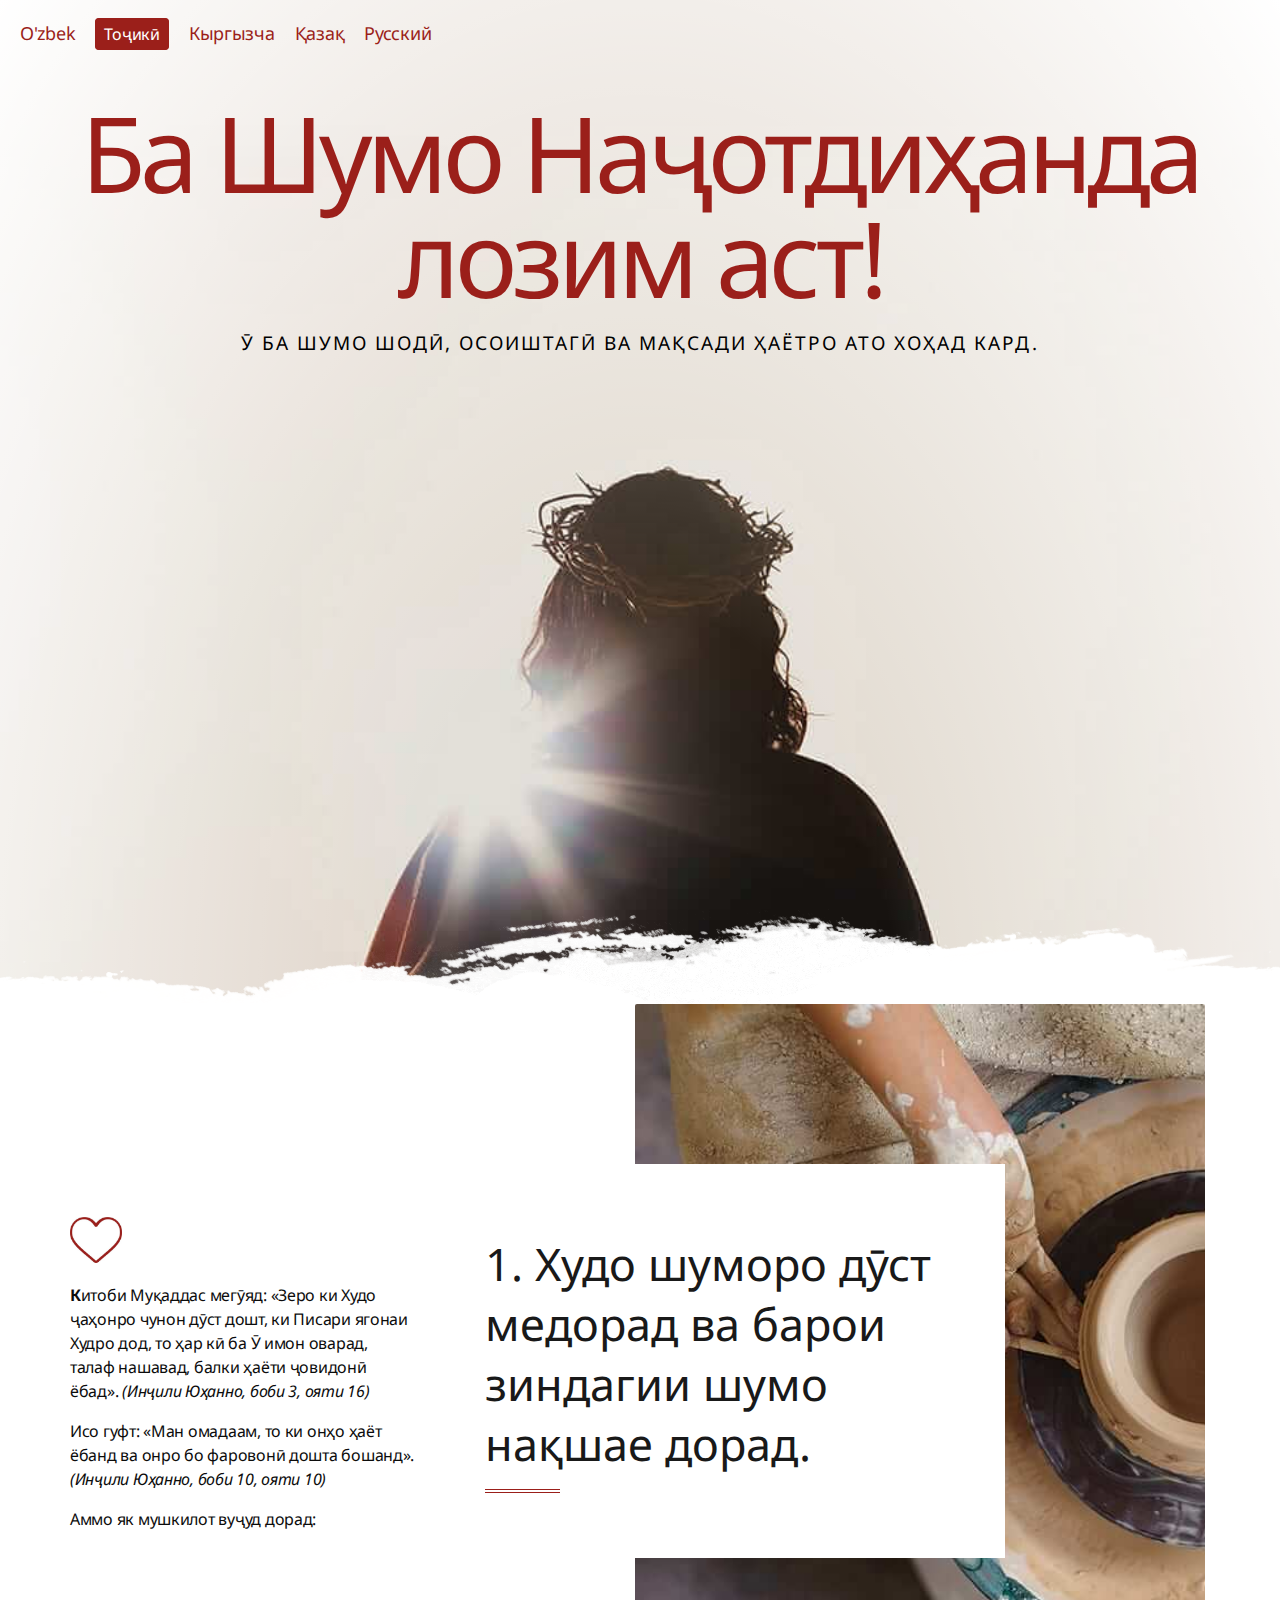
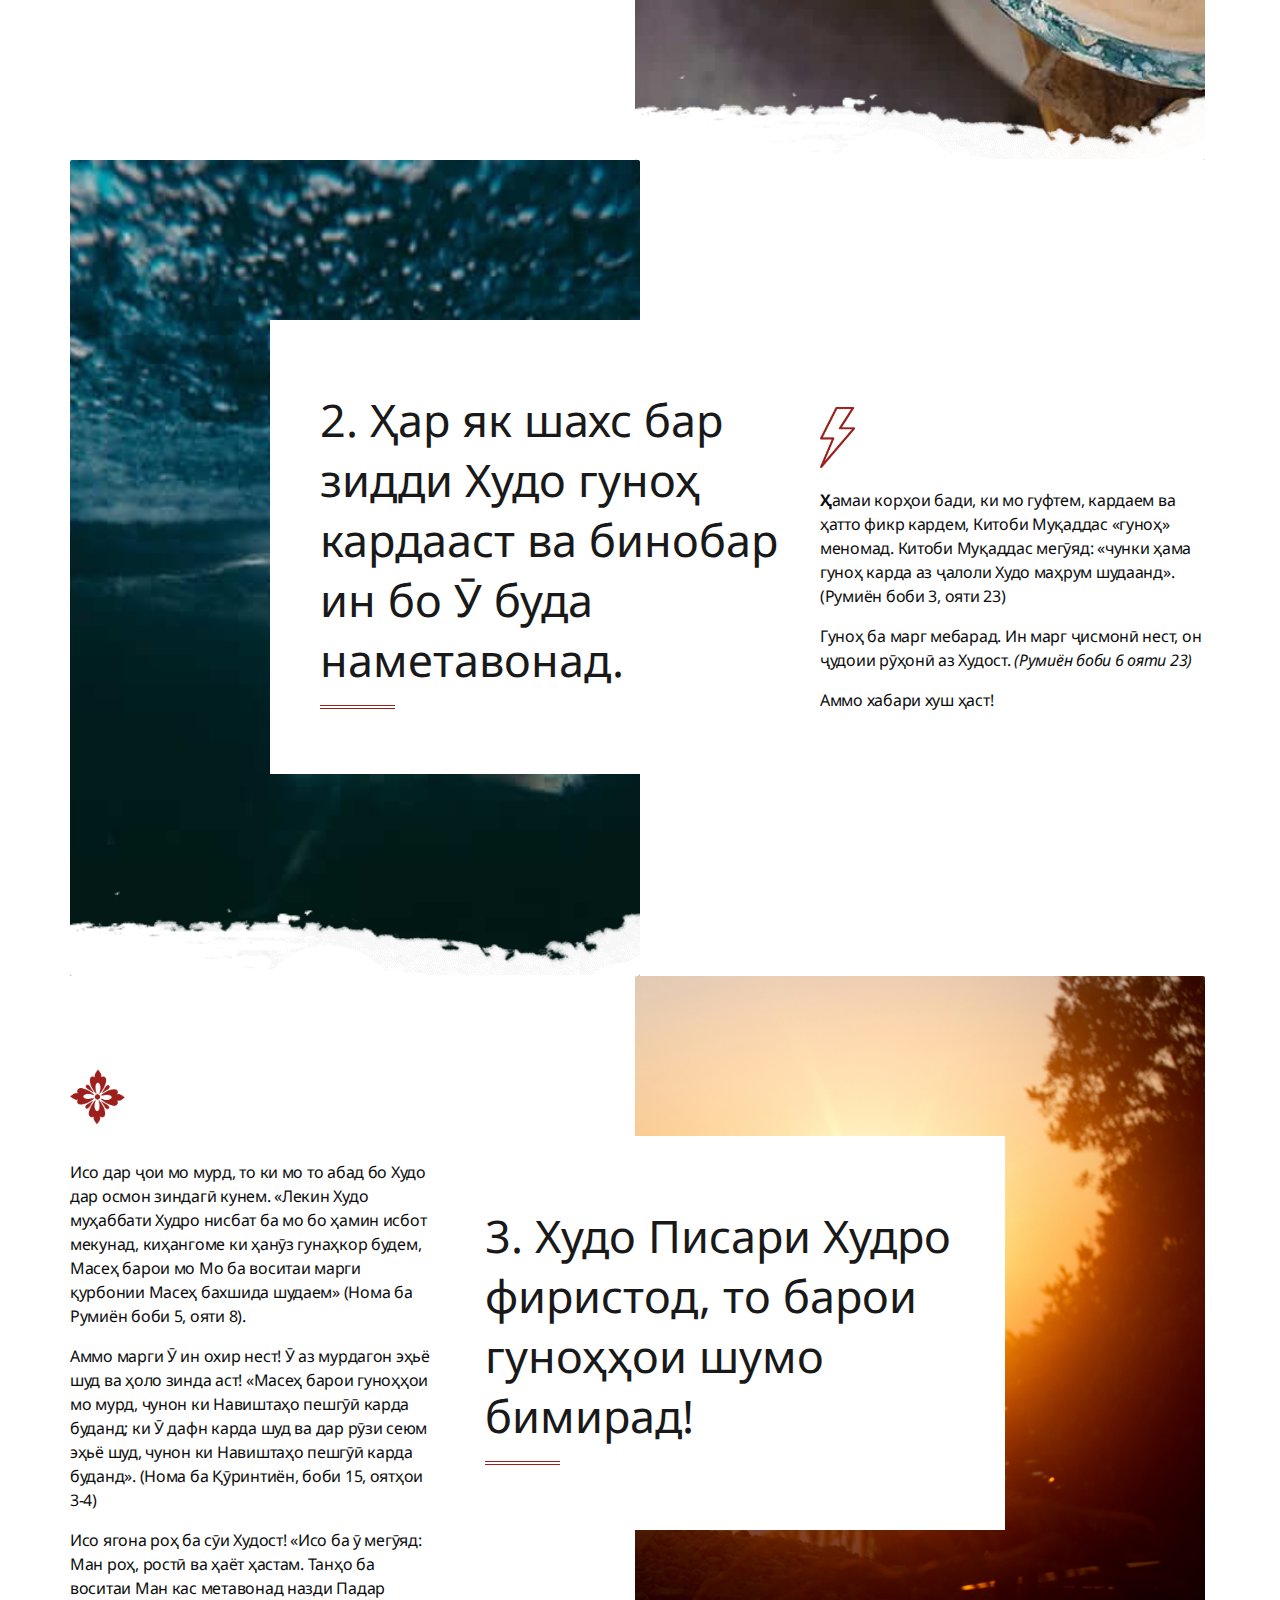
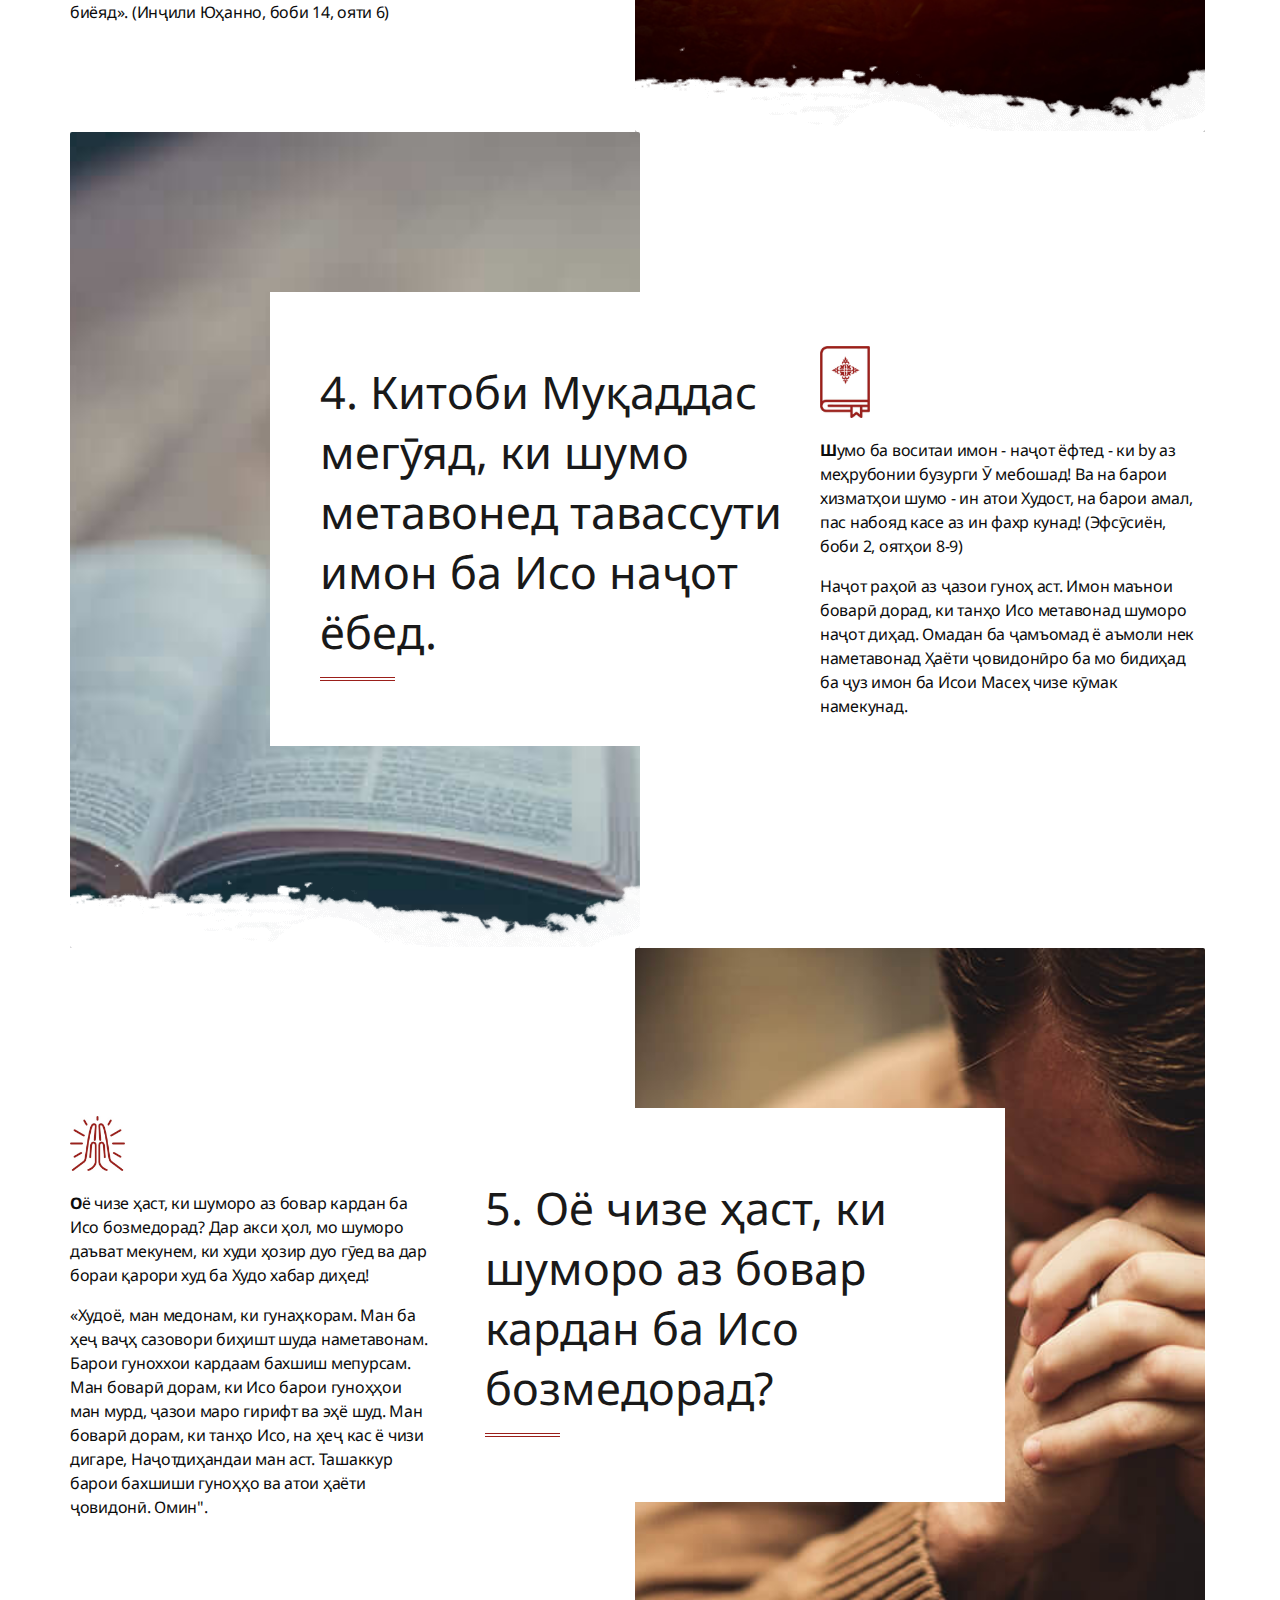
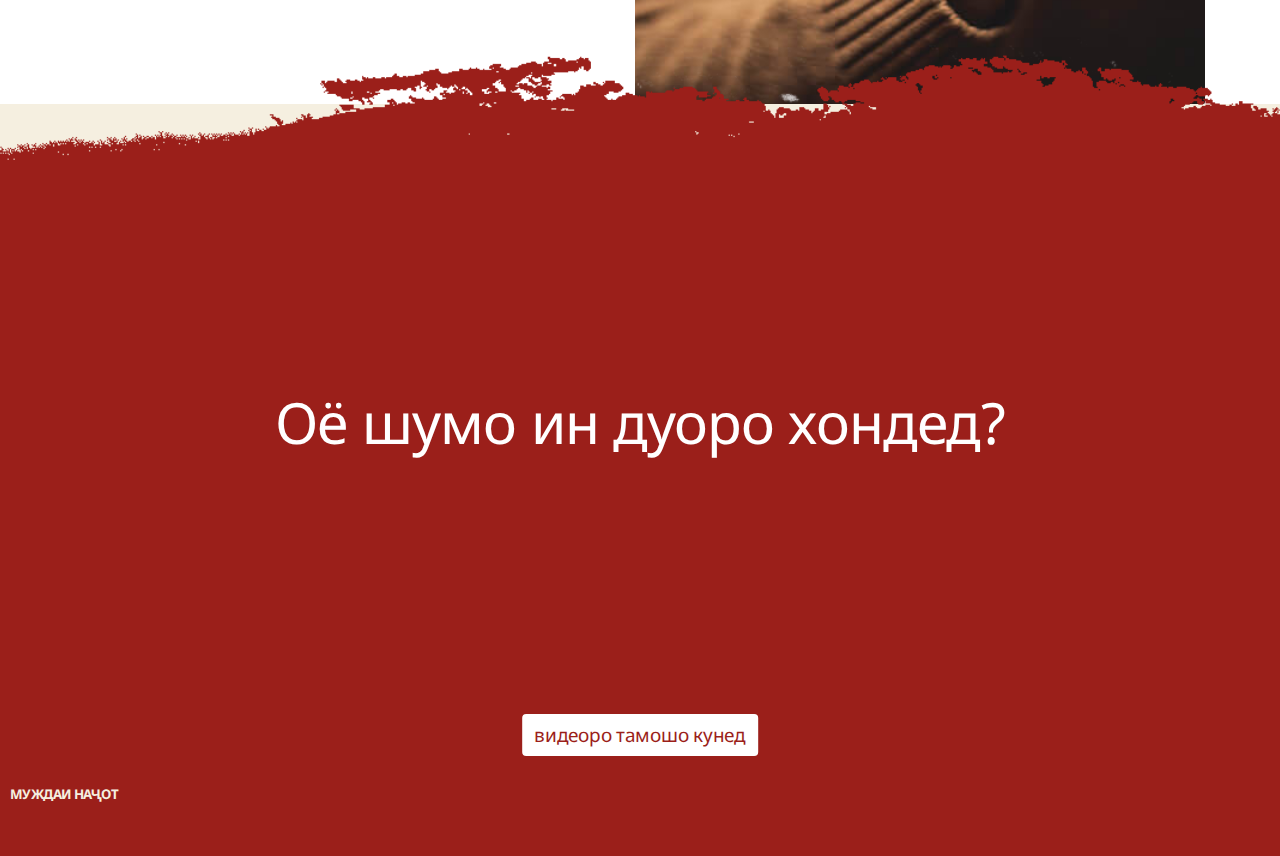
<file: tg/index.html>
﻿<!DOCTYPE html>
<html lang="tg-TG" class="">

<head>
   <meta charset="UTF-8">
   <title>Саған Иса керек!</title>
       <meta name="robots" content="index, follow">
<meta name="author" content="Najot"/>
   <link rel="stylesheet" href="../other/style.css">

   <style>
      .recentcomments a {
         display: inline !important;
         padding: 0 !important;
         margin: 0 !important;
      }
   </style>
   <meta name="viewport" content="width=device-width, initial-scale=1.0, viewport-fit=cover">
</head>
<style>
   @import url('https://fonts.googleapis.com/css2?family=Noto+Sans:ital,wght@0,100;0,200;0,300;0,400;0,500;0,600;0,700;0,800;0,900;1,100;1,200;1,300;1,400;1,500;1,600;1,700;1,800;1,900&display=swap');

   * {
      font-family: 'Noto Sans', sans-serif !important;
   }

   .elementor-heading-title {
      font-weight: 400 !important;
      animation: rubberBand 1s 4;
   }

   .header {
      position: absolute;
      z-index: 100;
      top: 0;
      left: 0;
      width: 100%;
      padding: 15px 0;
   }

   .header__lang-list {
      list-style: none;
      display: flex;
      /* align-items: center; */
      /* justify-content: flex-end; */
      margin: 0px;
      flex-wrap: wrap;
   }

   .header__lang-link {
      color: #9b1f1a;
      /* font-family: "Georgia", Sans-serif; */
      /* font-weight: 600; */
   }

   .header__lang-link:active {
      opacity: 0.7;
   }

   .header__lang-link._active {
      opacity: 0.6 !important;
      text-decoration: none !important;
      cursor: no-drop;
   }

   .header__lang-link._now {
      border: 1px solid #9b1f1a;
      border-radius: 4px;
      padding: 4px 8px;
      text-decoration: none !important;
      opacity: 1 !important;
      font-size: 16px;
      background-color: #9b1f1a;
      color: white;
   }

   @media (any-hover:hover) {
      .header__lang-link:hover {
         opacity: 0.8;
         text-decoration: underline;
      }
   }

   @media (max-width:834px) {
      .header__lang-list {
         justify-content: center;
      }
   }



   @media (max-width:450px) {
      .elementor-22 .elementor-element.elementor-element-5e187b30 .elementor-heading-title {
         font-size: 48px !important;
      }
   }

   ._main-title__for-tj {
      /*font-size: calc(45px + 58px * ((100vw - 320px) / (1280 - 320)));*/
      margin-top: 100px !important;
   }

   ._main-sub-title__for-tj {
      margin-bottom: 100px !important;
   }

   .last-button-info {
      border-radius: 4px;
      padding: 8px 12px;
      text-decoration: none !important;
      font-size: 19px;
      background-color: white;
      color: #9b1f1a;
      text-align: center;

      position: absolute;
      bottom: 100px;
      left: 50%;
      transform: translate(-50%, 0);
   }

   .last-button-info:hover {
      /*background-color: #6e0b08;*/
      opacity: .8;
   }

   @media (max-width:500px) {
      .header__lang-link {
         margin-right: 6px;
         font-size: 15px;
      }

      .last-button-info {
         font-size: 16px;
         bottom: 60px;
      }
   }
</style>

<body
   class="home page-template page-template-elementor_canvas page page-id-22 singular enable-search-modal missing-post-thumbnail has-no-pagination not-showing-comments show-avatars elementor_canvas footer-top-visible elementor-default elementor-template-canvas elementor-kit-26 elementor-page elementor-page-22"
   data-elementor-device-mode="desktop">
   <a class="skip-link screen-reader-text" href="#site-content">Перейти к содержимому</a>
   <div data-elementor-type="wp-page" data-elementor-id="22" class="elementor elementor-22"
      data-elementor-settings="[]">
      <div class="elementor-inner">
         <header class="header">
            <div class="elementor-container">
               <ul class="header__lang-list">
                  <li><a href="../uz/" class="header__lang-link">O'zbek</a></li>
                  <li><span class="header__lang-link _now">Тоҷикӣ</span></li>
                  <li><a href="../ky/" class="header__lang-link">Кыргызча</a></li>
                  <li><a href="../kz/" class="header__lang-link">Қазақ</a></li>
                  <li><a href="../ru/" class="header__lang-link">Русский</a></li>
               </ul>
            </div>
         </header>
         <div class="elementor-section-wrap">
            <section
               class="elementor-element elementor-element-5c08801d elementor-section-full_width elementor-section-height-min-height elementor-section-items-bottom elementor-section-content-bottom elementor-section-height-default elementor-section elementor-top-section"
               data-id="5c08801d" data-element_type="section"
               data-settings="{&quot;background_background&quot;:&quot;classic&quot;}">
               <div class="elementor-background-overlay"></div>
               <div class="elementor-container elementor-column-gap-no">
                  <div class="elementor-row">
                     <div
                        class="elementor-element elementor-element-2206871f elementor-column elementor-col-100 elementor-top-column"
                        data-id="2206871f" data-element_type="column">
                        <div class="elementor-column-wrap  elementor-element-populated">
                           <div class="elementor-widget-wrap">
                              <div
                                 class="elementor-element elementor-element-5e187b30 elementor-widget elementor-widget-heading animated fadeInUp"
                                 data-id="5e187b30" data-element_type="widget"
                                 data-settings="{&quot;_animation&quot;:&quot;fadeInUp&quot;}"
                                 data-widget_type="heading.default">
                                 <div class="elementor-widget-container">
                                    <h3 class="elementor-heading-title elementor-size-default _main-title__for-tj">Ба
                                       Шумо Наҷотдиҳанда лозим аст!</h3>
                                 </div>
                              </div>
                              <div
                                 class="elementor-element elementor-element-66eb9a25 elementor-widget elementor-widget-heading animated fadeInUp"
                                 data-id="66eb9a25" data-element_type="widget"
                                 data-settings="{&quot;_animation&quot;:&quot;fadeInUp&quot;}"
                                 data-widget_type="heading.default">
                                 <div class="elementor-widget-container">
                                    <p class="elementor-heading-title elementor-size-default _main-sub-title__for-tj">Ӯ
                                       ба шумо шодӣ, осоиштагӣ
                                       ва мақсади ҳаётро ато хоҳад кард.</p>
                                 </div>
                              </div>
                              <div
                                 class="elementor-element elementor-element-4ef9c067 elementor-widget elementor-widget-spacer"
                                 data-id="4ef9c067" data-element_type="widget" data-widget_type="spacer.default">
                                 <div class="elementor-widget-container">
                                    <div class="elementor-spacer">
                                       <div class="elementor-spacer-inner"></div>
                                    </div>
                                 </div>
                              </div>
                           </div>
                        </div>
                     </div>
                  </div>
               </div>
            </section>
            <section
               class="elementor-element elementor-element-1bd4e473 elementor-section-height-min-height elementor-reverse-mobile elementor-section-boxed elementor-section-height-default elementor-section-items-middle elementor-section elementor-top-section"
               data-id="1bd4e473" data-element_type="section"
               data-settings="{&quot;background_background&quot;:&quot;classic&quot;}">
               <div class="elementor-background-overlay"></div>
               <div class="elementor-container elementor-column-gap-no">
                  <div class="elementor-row">
                     <div
                        class="elementor-element elementor-element-784ff1a elementor-column elementor-col-50 elementor-top-column"
                        data-id="784ff1a" data-element_type="column">
                        <div class="elementor-column-wrap  elementor-element-populated">
                           <div class="elementor-widget-wrap">
                              <div
                                 class="elementor-element elementor-element-3ec3ddac elementor-widget elementor-widget-image animated fadeInUp"
                                 data-id="3ec3ddac" data-element_type="widget"
                                 data-settings="{&quot;_animation&quot;:&quot;fadeInUp&quot;}"
                                 data-widget_type="image.default">
                                 <div class="elementor-widget-container">
                                    <div class="elementor-image">
                                       <img src="../uz/img/heart.jpg" alt="heart">
                                    </div>
                                 </div>
                              </div>
                              <div
                                 class="elementor-element elementor-element-5195c886 elementor-widget elementor-widget-text-editor animated fadeInUp"
                                 data-id="5195c886" data-element_type="widget"
                                 data-settings="{&quot;_animation&quot;:&quot;fadeInUp&quot;}"
                                 data-widget_type="text-editor.default">
                                 <div class="elementor-widget-container">
                                    <div class="elementor-text-editor elementor-clearfix">

                                       <p><b>К</b>итоби Муқаддас мегӯяд: «Зеро ки Худо ҷаҳонро чунон дӯст дошт, ки
                                          Писари ягонаи Худро дод, то ҳар кӣ ба Ӯ имон оварад, талаф нашавад, балки
                                          ҳаёти ҷовидонӣ ёбад». <i> (Инҷили Юҳанно, боби 3, ояти 16)</i></p>

                                       <p>Исо гуфт: «Ман омадаам, то ки онҳо ҳаёт ёбанд ва онро бо фаровонӣ дошта
                                          бошанд». <i>(Инҷили Юҳанно, боби 10, ояти 10)</i></p>
                                       <p>Аммо як мушкилот вуҷуд дорад:</p>
                                    </div>
                                 </div>
                              </div>
                           </div>
                        </div>
                     </div>
                     <div
                        class="elementor-element elementor-element-5dfac42 elementor-column elementor-col-50 elementor-top-column"
                        data-id="5dfac42" data-element_type="column"
                        data-settings="{&quot;background_background&quot;:&quot;classic&quot;}">
                        <div class="elementor-column-wrap  elementor-element-populated">
                           <div class="elementor-background-overlay"></div>
                           <div class="elementor-widget-wrap">
                              <section
                                 class="elementor-element elementor-element-3bed887c elementor-section-boxed elementor-section-height-default elementor-section-height-default elementor-section elementor-inner-section animated slideInUp"
                                 data-id="3bed887c" data-element_type="section"
                                 data-settings="{&quot;background_background&quot;:&quot;classic&quot;,&quot;animation&quot;:&quot;slideInUp&quot;}">
                                 <div class="elementor-container elementor-column-gap-default">
                                    <div class="elementor-row">
                                       <div
                                          class="elementor-element elementor-element-1e9a7938 elementor-column elementor-col-100 elementor-inner-column"
                                          data-id="1e9a7938" data-element_type="column"
                                          data-settings="{&quot;background_background&quot;:&quot;classic&quot;}">
                                          <div class="elementor-column-wrap  elementor-element-populated">
                                             <div class="elementor-widget-wrap">
                                                <div
                                                   class="elementor-element elementor-element-7d64f8ea elementor-widget elementor-widget-heading"
                                                   data-id="7d64f8ea" data-element_type="widget"
                                                   data-widget_type="heading.default">
                                                   <div class="elementor-widget-container">
                                                      <h3 class="elementor-heading-title elementor-size-default">1. Худо
                                                         шуморо дӯст медорад ва барои зиндагии шумо нақшае дорад.</h3>
                                                   </div>
                                                </div>
                                                <div
                                                   class="elementor-element elementor-element-7738b52d elementor-widget elementor-widget-divider"
                                                   data-id="7738b52d" data-element_type="widget"
                                                   data-widget_type="divider.default">
                                                   <div class="elementor-widget-container">
                                                      <div class="elementor-divider">
                                                         <span class="elementor-divider-separator">
                                                         </span>
                                                      </div>
                                                   </div>
                                                </div>
                                             </div>
                                          </div>
                                       </div>
                                    </div>
                                 </div>
                              </section>
                           </div>
                        </div>
                     </div>
                  </div>
               </div>
            </section>
            <section
               class="elementor-element elementor-element-3b8cb47c elementor-section-height-min-height elementor-section-boxed elementor-section-height-default elementor-section-items-middle elementor-section elementor-top-section"
               data-id="3b8cb47c" data-element_type="section"
               data-settings="{&quot;background_background&quot;:&quot;classic&quot;}">
               <div class="elementor-background-overlay"></div>
               <div class="elementor-container elementor-column-gap-no">
                  <div class="elementor-row">
                     <div
                        class="elementor-element elementor-element-1b96e7a5 elementor-column elementor-col-50 elementor-top-column"
                        data-id="1b96e7a5" data-element_type="column"
                        data-settings="{&quot;background_background&quot;:&quot;classic&quot;}">
                        <div class="elementor-column-wrap  elementor-element-populated">
                           <div class="elementor-background-overlay"></div>
                           <div class="elementor-widget-wrap">
                              <section
                                 class="elementor-element elementor-element-1d87cebd elementor-section-boxed elementor-section-height-default elementor-section-height-default elementor-invisible elementor-section elementor-inner-section"
                                 data-id="1d87cebd" data-element_type="section"
                                 data-settings="{&quot;background_background&quot;:&quot;classic&quot;,&quot;animation&quot;:&quot;slideInUp&quot;}">
                                 <div class="elementor-container elementor-column-gap-default">
                                    <div class="elementor-row">
                                       <div
                                          class="elementor-element elementor-element-3287a80 elementor-column elementor-col-100 elementor-inner-column"
                                          data-id="3287a80" data-element_type="column"
                                          data-settings="{&quot;background_background&quot;:&quot;classic&quot;}">
                                          <div class="elementor-column-wrap  elementor-element-populated">
                                             <div class="elementor-widget-wrap">
                                                <div
                                                   class="elementor-element elementor-element-60618ba3 elementor-widget elementor-widget-heading"
                                                   data-id="60618ba3" data-element_type="widget"
                                                   data-widget_type="heading.default">
                                                   <div class="elementor-widget-container">
                                                      <h3 class="elementor-heading-title elementor-size-default">2. Ҳар
                                                         як шахс бар зидди Худо гуноҳ кардааст ва бинобар ин бо Ӯ буда
                                                         наметавонад.</h3>
                                                   </div>
                                                </div>
                                                <div
                                                   class="elementor-element elementor-element-2c3edff3 elementor-widget elementor-widget-divider"
                                                   data-id="2c3edff3" data-element_type="widget"
                                                   data-widget_type="divider.default">
                                                   <div class="elementor-widget-container">
                                                      <div class="elementor-divider">
                                                         <span class="elementor-divider-separator">
                                                         </span>
                                                      </div>
                                                   </div>
                                                </div>
                                             </div>
                                          </div>
                                       </div>
                                    </div>
                                 </div>
                              </section>
                           </div>
                        </div>
                     </div>
                     <div
                        class="elementor-element elementor-element-4422f5c elementor-column elementor-col-50 elementor-top-column"
                        data-id="4422f5c" data-element_type="column">
                        <div class="elementor-column-wrap  elementor-element-populated">
                           <div class="elementor-widget-wrap">
                              <div
                                 class="elementor-element elementor-element-1afd9cf3 elementor-invisible elementor-widget elementor-widget-image"
                                 data-id="1afd9cf3" data-element_type="widget"
                                 data-settings="{&quot;_animation&quot;:&quot;fadeInUp&quot;}"
                                 data-widget_type="image.default">
                                 <div class="elementor-widget-container">
                                    <div class="elementor-image">
                                       <img src="../uz/img/flash.jpg" alt="GUNOH">
                                    </div>
                                 </div>
                              </div>
                              <div
                                 class="elementor-element elementor-element-72bad6bc elementor-invisible elementor-widget elementor-widget-text-editor"
                                 data-id="72bad6bc" data-element_type="widget"
                                 data-settings="{&quot;_animation&quot;:&quot;fadeInUp&quot;}"
                                 data-widget_type="text-editor.default">
                                 <div class="elementor-widget-container">
                                    <div class="elementor-text-editor elementor-clearfix">
                                       <p><b>Ҳ</b>амаи корҳои бади, ки мо гуфтем, кардаем ва ҳатто фикр кардем, Китоби
                                          Муқаддас «гуноҳ» меномад. Китоби Муқаддас мегӯяд: «чунки ҳама гуноҳ карда аз
                                          ҷалоли Худо маҳрум шудаанд». (Румиён боби 3, ояти 23)</p>
                                       <p>Гуноҳ ба марг мебарад. Ин марг ҷисмонӣ нест, он ҷудоии рӯҳонӣ аз Худост. <i>
                                             (Румиён боби 6 ояти 23)</i></p>
                                       <p>Аммо хабари хуш ҳаст!</p>
                                    </div>
                                 </div>
                              </div>
                           </div>
                        </div>
                     </div>
                  </div>
               </div>
            </section>
            <section
               class="elementor-element elementor-element-5edac8a5 elementor-section-height-min-height elementor-reverse-mobile elementor-section-boxed elementor-section-height-default elementor-section-items-middle elementor-section elementor-top-section"
               data-id="5edac8a5" data-element_type="section"
               data-settings="{&quot;background_background&quot;:&quot;classic&quot;}">
               <div class="elementor-background-overlay"></div>
               <div class="elementor-container elementor-column-gap-no">
                  <div class="elementor-row">
                     <div
                        class="elementor-element elementor-element-e70284c elementor-column elementor-col-50 elementor-top-column"
                        data-id="e70284c" data-element_type="column">
                        <div class="elementor-column-wrap  elementor-element-populated">
                           <div class="elementor-widget-wrap">
                              <div
                                 class="elementor-element elementor-element-5669c8c8 elementor-invisible elementor-widget elementor-widget-image"
                                 data-id="5669c8c8" data-element_type="widget"
                                 data-settings="{&quot;_animation&quot;:&quot;fadeInUp&quot;}"
                                 data-widget_type="image.default">
                                 <div class="elementor-widget-container">
                                    <div class="elementor-image">
                                       <img src="../uz/img/cross.jpg" alt="Najot xabari">
                                    </div>
                                 </div>
                              </div>
                              <div
                                 class="elementor-element elementor-element-42ef97d9 elementor-invisible elementor-widget elementor-widget-text-editor"
                                 data-id="42ef97d9" data-element_type="widget"
                                 data-settings="{&quot;_animation&quot;:&quot;fadeInUp&quot;}"
                                 data-widget_type="text-editor.default">
                                 <div class="elementor-widget-container">
                                    <div class="elementor-text-editor elementor-clearfix">
                                       <p>Исо дар ҷои мо мурд, то ки мо то абад бо Худо дар осмон зиндагӣ кунем. «Лекин
                                          Худо муҳаббати Худро нисбат ба мо бо ҳамин исбот мекунад, киҳангоме ки ҳанӯз
                                          гунаҳкор будем, Масеҳ барои мо Мо ба воситаи марги қурбонии Масеҳ бахшида
                                          шудаем» (Нома ба Румиён боби 5, ояти 8).</p>
                                       <p>Аммо марги Ӯ ин охир нест! Ӯ аз мурдагон эҳьё шуд ва ҳоло зинда аст! «Масеҳ
                                          барои гуноҳҳои мо мурд, чунон ки Навиштаҳо пешгӯӣ карда буданд; ки Ӯ дафн
                                          карда шуд ва дар рӯзи сеюм эҳьё шуд, чунон ки Навиштаҳо пешгӯӣ карда буданд».
                                          (Нома ба Қӯринтиён, боби 15, оятҳои 3-4)</p>
                                       <p>Исо ягона роҳ ба сӯи Худост! «Исо ба ӯ мегӯяд: Ман роҳ, ростӣ ва ҳаёт ҳастам.
                                          Танҳо ба воситаи Ман кас метавонад назди Падар биёяд». (Инҷили Юҳанно, боби
                                          14, ояти 6)</p>
                                    </div>
                                 </div>
                              </div>
                           </div>
                        </div>
                     </div>
                     <div
                        class="elementor-element elementor-element-34f3d8fb elementor-column elementor-col-50 elementor-top-column"
                        data-id="34f3d8fb" data-element_type="column"
                        data-settings="{&quot;background_background&quot;:&quot;classic&quot;}">
                        <div class="elementor-column-wrap  elementor-element-populated">
                           <div class="elementor-background-overlay"></div>
                           <div class="elementor-widget-wrap">
                              <section
                                 class="elementor-element elementor-element-4ef8bcdf elementor-section-boxed elementor-section-height-default elementor-section-height-default elementor-invisible elementor-section elementor-inner-section"
                                 data-id="4ef8bcdf" data-element_type="section"
                                 data-settings="{&quot;background_background&quot;:&quot;classic&quot;,&quot;animation&quot;:&quot;slideInUp&quot;}">
                                 <div class="elementor-container elementor-column-gap-default">
                                    <div class="elementor-row">
                                       <div
                                          class="elementor-element elementor-element-d9c1cbc elementor-column elementor-col-100 elementor-inner-column"
                                          data-id="d9c1cbc" data-element_type="column"
                                          data-settings="{&quot;background_background&quot;:&quot;classic&quot;}">
                                          <div class="elementor-column-wrap  elementor-element-populated">
                                             <div class="elementor-widget-wrap">
                                                <div
                                                   class="elementor-element elementor-element-30f9c0db elementor-widget elementor-widget-heading"
                                                   data-id="30f9c0db" data-element_type="widget"
                                                   data-widget_type="heading.default">
                                                   <div class="elementor-widget-container">
                                                      <h3 class="elementor-heading-title elementor-size-default">3. Худо
                                                         Писари Худро фиристод, то барои гуноҳҳои шумо бимирад!</h3>
                                                   </div>
                                                </div>
                                                <div
                                                   class="elementor-element elementor-element-7818a90b elementor-widget elementor-widget-divider"
                                                   data-id="7818a90b" data-element_type="widget"
                                                   data-widget_type="divider.default">
                                                   <div class="elementor-widget-container">
                                                      <div class="elementor-divider">
                                                         <span class="elementor-divider-separator">
                                                         </span>
                                                      </div>
                                                   </div>
                                                </div>
                                             </div>
                                          </div>
                                       </div>
                                    </div>
                                 </div>
                              </section>
                           </div>
                        </div>
                     </div>
                  </div>
               </div>
            </section>
            <section
               class="elementor-element elementor-element-1f309e89 elementor-section-height-min-height elementor-section-boxed elementor-section-height-default elementor-section-items-middle elementor-section elementor-top-section"
               data-id="1f309e89" data-element_type="section"
               data-settings="{&quot;background_background&quot;:&quot;classic&quot;}">
               <div class="elementor-background-overlay"></div>
               <div class="elementor-container elementor-column-gap-no">
                  <div class="elementor-row">
                     <div
                        class="elementor-element elementor-element-43444599 elementor-column elementor-col-50 elementor-top-column"
                        data-id="43444599" data-element_type="column"
                        data-settings="{&quot;background_background&quot;:&quot;classic&quot;}">
                        <div class="elementor-column-wrap  elementor-element-populated">
                           <div class="elementor-background-overlay"></div>
                           <div class="elementor-widget-wrap">
                              <section
                                 class="elementor-element elementor-element-639a75df elementor-section-boxed elementor-section-height-default elementor-section-height-default elementor-invisible elementor-section elementor-inner-section"
                                 data-id="639a75df" data-element_type="section"
                                 data-settings="{&quot;background_background&quot;:&quot;classic&quot;,&quot;animation&quot;:&quot;slideInUp&quot;}">
                                 <div class="elementor-container elementor-column-gap-default">
                                    <div class="elementor-row">
                                       <div
                                          class="elementor-element elementor-element-58bfe0d1 elementor-column elementor-col-100 elementor-inner-column"
                                          data-id="58bfe0d1" data-element_type="column"
                                          data-settings="{&quot;background_background&quot;:&quot;classic&quot;}">
                                          <div class="elementor-column-wrap  elementor-element-populated">
                                             <div class="elementor-widget-wrap">
                                                <div
                                                   class="elementor-element elementor-element-10968d02 elementor-widget elementor-widget-heading"
                                                   data-id="10968d02" data-element_type="widget"
                                                   data-widget_type="heading.default">
                                                   <div class="elementor-widget-container">
                                                      <h3 class="elementor-heading-title elementor-size-default">4.
                                                         Китоби Муқаддас мегӯяд, ки шумо метавонед тавассути имон ба Исо
                                                         наҷот ёбед.
                                                      </h3>
                                                   </div>
                                                </div>
                                                <div
                                                   class="elementor-element elementor-element-751cf8b4 elementor-widget elementor-widget-divider"
                                                   data-id="751cf8b4" data-element_type="widget"
                                                   data-widget_type="divider.default">
                                                   <div class="elementor-widget-container">
                                                      <div class="elementor-divider">
                                                         <span class="elementor-divider-separator">
                                                         </span>
                                                      </div>
                                                   </div>
                                                </div>
                                             </div>
                                          </div>
                                       </div>
                                    </div>
                                 </div>
                              </section>
                           </div>
                        </div>
                     </div>
                     <div
                        class="elementor-element elementor-element-8c16c17 elementor-column elementor-col-50 elementor-top-column"
                        data-id="8c16c17" data-element_type="column">
                        <div class="elementor-column-wrap  elementor-element-populated">
                           <div class="elementor-widget-wrap">
                              <div
                                 class="elementor-element elementor-element-5391aed7 elementor-invisible elementor-widget elementor-widget-image"
                                 data-id="5391aed7" data-element_type="widget"
                                 data-settings="{&quot;_animation&quot;:&quot;fadeInUp&quot;}"
                                 data-widget_type="image.default">
                                 <div class="elementor-widget-container">
                                    <div class="elementor-image">
                                       <img src="../uz/img/img1.jpg" alt="Muqaddas Kitobda">
                                    </div>
                                 </div>
                              </div>
                              <div
                                 class="elementor-element elementor-element-fc10421 elementor-invisible elementor-widget elementor-widget-text-editor"
                                 data-id="fc10421" data-element_type="widget"
                                 data-settings="{&quot;_animation&quot;:&quot;fadeInUp&quot;}"
                                 data-widget_type="text-editor.default">
                                 <div class="elementor-widget-container">
                                    <div class="elementor-text-editor elementor-clearfix">
                                       <p><strong>Ш</strong>умо ба воситаи имон - наҷот ёфтед - ки by аз меҳрубонии
                                          бузурги Ӯ мебошад! Ва на барои хизматҳои шумо - ин атои Худост, на барои амал,
                                          пас набояд касе аз ин фахр кунад! (Эфсӯсиён, боби 2, оятҳои 8-9)</p>
                                       <p>Наҷот раҳоӣ аз ҷазои гуноҳ аст. Имон маънои боварӣ дорад, ки танҳо Исо
                                          метавонад шуморо наҷот диҳад. Омадан ба ҷамъомад ё аъмоли нек наметавонад
                                          Ҳаёти ҷовидонӣро ба мо бидиҳад ба ҷуз имон ба Исои Масеҳ чизе кӯмак намекунад.
                                       </p>
                                    </div>
                                 </div>
                              </div>
                           </div>
                        </div>
                     </div>
                  </div>
               </div>
            </section>
            <section
               class="elementor-element elementor-element-85f64ba elementor-section-height-min-height elementor-reverse-mobile elementor-section-boxed elementor-section-height-default elementor-section-items-middle elementor-section elementor-top-section"
               data-id="85f64ba" data-element_type="section"
               data-settings="{&quot;background_background&quot;:&quot;classic&quot;}">
               <div class="elementor-background-overlay"></div>
               <div class="elementor-container elementor-column-gap-no">
                  <div class="elementor-row">
                     <div
                        class="elementor-element elementor-element-93ca40a elementor-column elementor-col-50 elementor-top-column"
                        data-id="93ca40a" data-element_type="column">
                        <div class="elementor-column-wrap  elementor-element-populated">
                           <div class="elementor-widget-wrap">
                              <div
                                 class="elementor-element elementor-element-6ff8597b elementor-invisible elementor-widget elementor-widget-image"
                                 data-id="6ff8597b" data-element_type="widget"
                                 data-settings="{&quot;_animation&quot;:&quot;fadeInUp&quot;}"
                                 data-widget_type="image.default">
                                 <div class="elementor-widget-container">
                                    <div class="elementor-image">
                                       <img src="../uz/img/img2.jpg" alt="Najot">
                                    </div>
                                 </div>
                              </div>
                              <div
                                 class="elementor-element elementor-element-3bda04cd elementor-invisible elementor-widget elementor-widget-text-editor"
                                 data-id="3bda04cd" data-element_type="widget"
                                 data-settings="{&quot;_animation&quot;:&quot;fadeInUp&quot;}"
                                 data-widget_type="text-editor.default">
                                 <div class="elementor-widget-container">
                                    <div class="elementor-text-editor elementor-clearfix">
                                       <p><b>О</b>ё чизе ҳаст, ки шуморо аз бовар кардан ба Исо бозмедорад? Дар акси
                                          ҳол, мо шуморо даъват мекунем, ки худи ҳозир дуо гӯед ва дар бораи қарори худ
                                          ба Худо хабар диҳед!</p>
                                       <p>«Худоё, ман медонам, ки гунаҳкорам. Ман ба ҳеҷ ваҷҳ сазовори биҳишт шуда
                                          наметавонам. Барои гуноххои кардаам бахшиш мепурсам. Ман боварӣ дорам, ки Исо
                                          барои гуноҳҳои ман мурд, ҷазои маро гирифт ва эҳё шуд. Ман боварӣ дорам, ки
                                          танҳо Исо, на ҳеҷ кас ё чизи дигаре, Наҷотдиҳандаи ман аст. Ташаккур барои
                                          бахшиши гуноҳҳо ва атои ҳаёти ҷовидонӣ. Омин".</p>
                                    </div>
                                 </div>
                              </div>
                           </div>
                        </div>
                     </div>
                     <div
                        class="elementor-element elementor-element-3af93d87 elementor-column elementor-col-50 elementor-top-column"
                        data-id="3af93d87" data-element_type="column"
                        data-settings="{&quot;background_background&quot;:&quot;classic&quot;}">
                        <div class="elementor-column-wrap  elementor-element-populated">
                           <div class="elementor-background-overlay"></div>
                           <div class="elementor-widget-wrap">
                              <section
                                 class="elementor-element elementor-element-399375b6 elementor-section-boxed elementor-section-height-default elementor-section-height-default elementor-invisible elementor-section elementor-inner-section"
                                 data-id="399375b6" data-element_type="section"
                                 data-settings="{&quot;background_background&quot;:&quot;classic&quot;,&quot;animation&quot;:&quot;slideInUp&quot;}">
                                 <div class="elementor-container elementor-column-gap-default">
                                    <div class="elementor-row">
                                       <div
                                          class="elementor-element elementor-element-4aca9c4b elementor-column elementor-col-100 elementor-inner-column"
                                          data-id="4aca9c4b" data-element_type="column"
                                          data-settings="{&quot;background_background&quot;:&quot;classic&quot;}">
                                          <div class="elementor-column-wrap  elementor-element-populated">
                                             <div class="elementor-widget-wrap">
                                                <div
                                                   class="elementor-element elementor-element-183cdc92 elementor-widget elementor-widget-heading"
                                                   data-id="183cdc92" data-element_type="widget"
                                                   data-widget_type="heading.default">
                                                   <div class="elementor-widget-container">
                                                      <h3 class="elementor-heading-title elementor-size-default">5. Оё
                                                         чизе ҳаст, ки шуморо аз бовар кардан ба Исо бозмедорад?</h3>
                                                   </div>
                                                </div>
                                                <div
                                                   class="elementor-element elementor-element-32fd2e1c elementor-widget elementor-widget-divider"
                                                   data-id="32fd2e1c" data-element_type="widget"
                                                   data-widget_type="divider.default">
                                                   <div class="elementor-widget-container">
                                                      <div class="elementor-divider">
                                                         <span class="elementor-divider-separator">
                                                         </span>
                                                      </div>
                                                   </div>
                                                </div>
                                             </div>
                                          </div>
                                       </div>
                                    </div>
                                 </div>
                              </section>
                           </div>
                        </div>
                     </div>
                  </div>
               </div>
            </section>
            <section
               class="elementor-element elementor-element-42547e7a elementor-section-full_width elementor-section-height-default elementor-section-height-default elementor-section elementor-top-section"
               data-id="42547e7a" data-element_type="section"
               data-settings="{&quot;background_background&quot;:&quot;classic&quot;}">
               <div class="elementor-container elementor-column-gap-default">
                  <div class="elementor-row">
                     <div
                        class="elementor-element elementor-element-7c812ce8 elementor-column elementor-col-100 elementor-top-column"
                        data-id="7c812ce8" data-element_type="column">
                        <div class="elementor-column-wrap  elementor-element-populated">
                           <div class="elementor-widget-wrap">
                              <div
                                 class="elementor-element elementor-element-3fc1ae11 elementor-widget elementor-widget-spacer"
                                 data-id="3fc1ae11" data-element_type="widget" data-widget_type="spacer.default">
                                 <div class="elementor-widget-container">
                                    <div class="elementor-spacer">
                                       <div class="elementor-spacer-inner"></div>
                                    </div>
                                 </div>
                              </div>
                           </div>
                        </div>
                     </div>
                  </div>
               </div>
            </section>
            <section
               class="elementor-element elementor-element-2694777b elementor-section-boxed elementor-section-height-default elementor-section-height-default elementor-section elementor-top-section"
               data-id="2694777b" data-element_type="section"
               data-settings="{&quot;background_background&quot;:&quot;classic&quot;}">
               <div class="elementor-container elementor-column-gap-default">
                  <div class="elementor-row">
                     <div
                        class="elementor-element elementor-element-f5c19fd elementor-column elementor-col-100 elementor-top-column"
                        data-id="f5c19fd" data-element_type="column">
                        <div class="elementor-column-wrap  elementor-element-populated">
                           <div class="elementor-widget-wrap">
                              <section
                                 class="elementor-element elementor-element-1847da4b elementor-section-boxed elementor-section-height-default elementor-section-height-default elementor-section elementor-inner-section"
                                 data-id="1847da4b" data-element_type="section">
                                 <div class="elementor-container elementor-column-gap-default">
                                    <div class="elementor-row">
                                       <div
                                          class="elementor-element elementor-element-17cac84d elementor-column elementor-col-100 elementor-inner-column"
                                          data-id="17cac84d" data-element_type="column">
                                          <div class="elementor-column-wrap  elementor-element-populated">
                                             <div class="elementor-widget-wrap">
                                                <div
                                                   class="elementor-element elementor-element-6f4180d6 elementor-widget elementor-widget-heading"
                                                   data-id="6f4180d6" data-element_type="widget"
                                                   data-widget_type="heading.default">
                                                   <div class="elementor-widget-container">
                                                      <h3 class="elementor-heading-title elementor-size-default">Оё шумо
                                                         ин дуоро хондед?</h3>
                                                   </div>
                                                </div>
                                             </div>
                                          </div>
                                       </div>
                                    </div>
                                 </div>
                              </section>
                              <section
                                 class="elementor-element elementor-element-64d577a1 elementor-section-boxed elementor-section-height-default elementor-section-height-default elementor-section elementor-inner-section"
                                 data-id="64d577a1" data-element_type="section">
                                 <div class="elementor-container elementor-column-gap-default">
                                    <div class="elementor-row">
                                       <div
                                          class="elementor-element elementor-element-55fd710b elementor-column elementor-col-50 elementor-inner-column"
                                          data-id="55fd710b" data-element_type="column">
                                          <div class="elementor-column-wrap">
                                             <div class="elementor-widget-wrap">
                                             </div>
                                          </div>
                                       </div>
                                       <div
                                          class="elementor-element elementor-element-21b70206 elementor-column elementor-col-50 elementor-inner-column"
                                          data-id="21b70206" data-element_type="column">
                                          <div class="elementor-column-wrap">
                                             <div class="elementor-widget-wrap">
                                             </div>
                                          </div>
                                       </div>
                                    </div>
                                 </div>
                              </section>
                           </div>
                        </div>
                     </div>
                  </div>
               </div>
               <a href="https://live.bible.is/bible/TGKIBT/MRK/1?audio_type=audio_drama" class="last-button-info">
                  видеоро тамошо кунед
               </a>
			    <br>
               
                <h2 style="font-size: 10pt" align="center">&nbsp;&nbsp;&nbsp; <a style="color: #F5EFE0" href="../">МУЖДАИ НАҶОТ</a></h2>
                          <br>
            </section>
         </div>
      </div>
   </div>
</body>

</html>
</file>
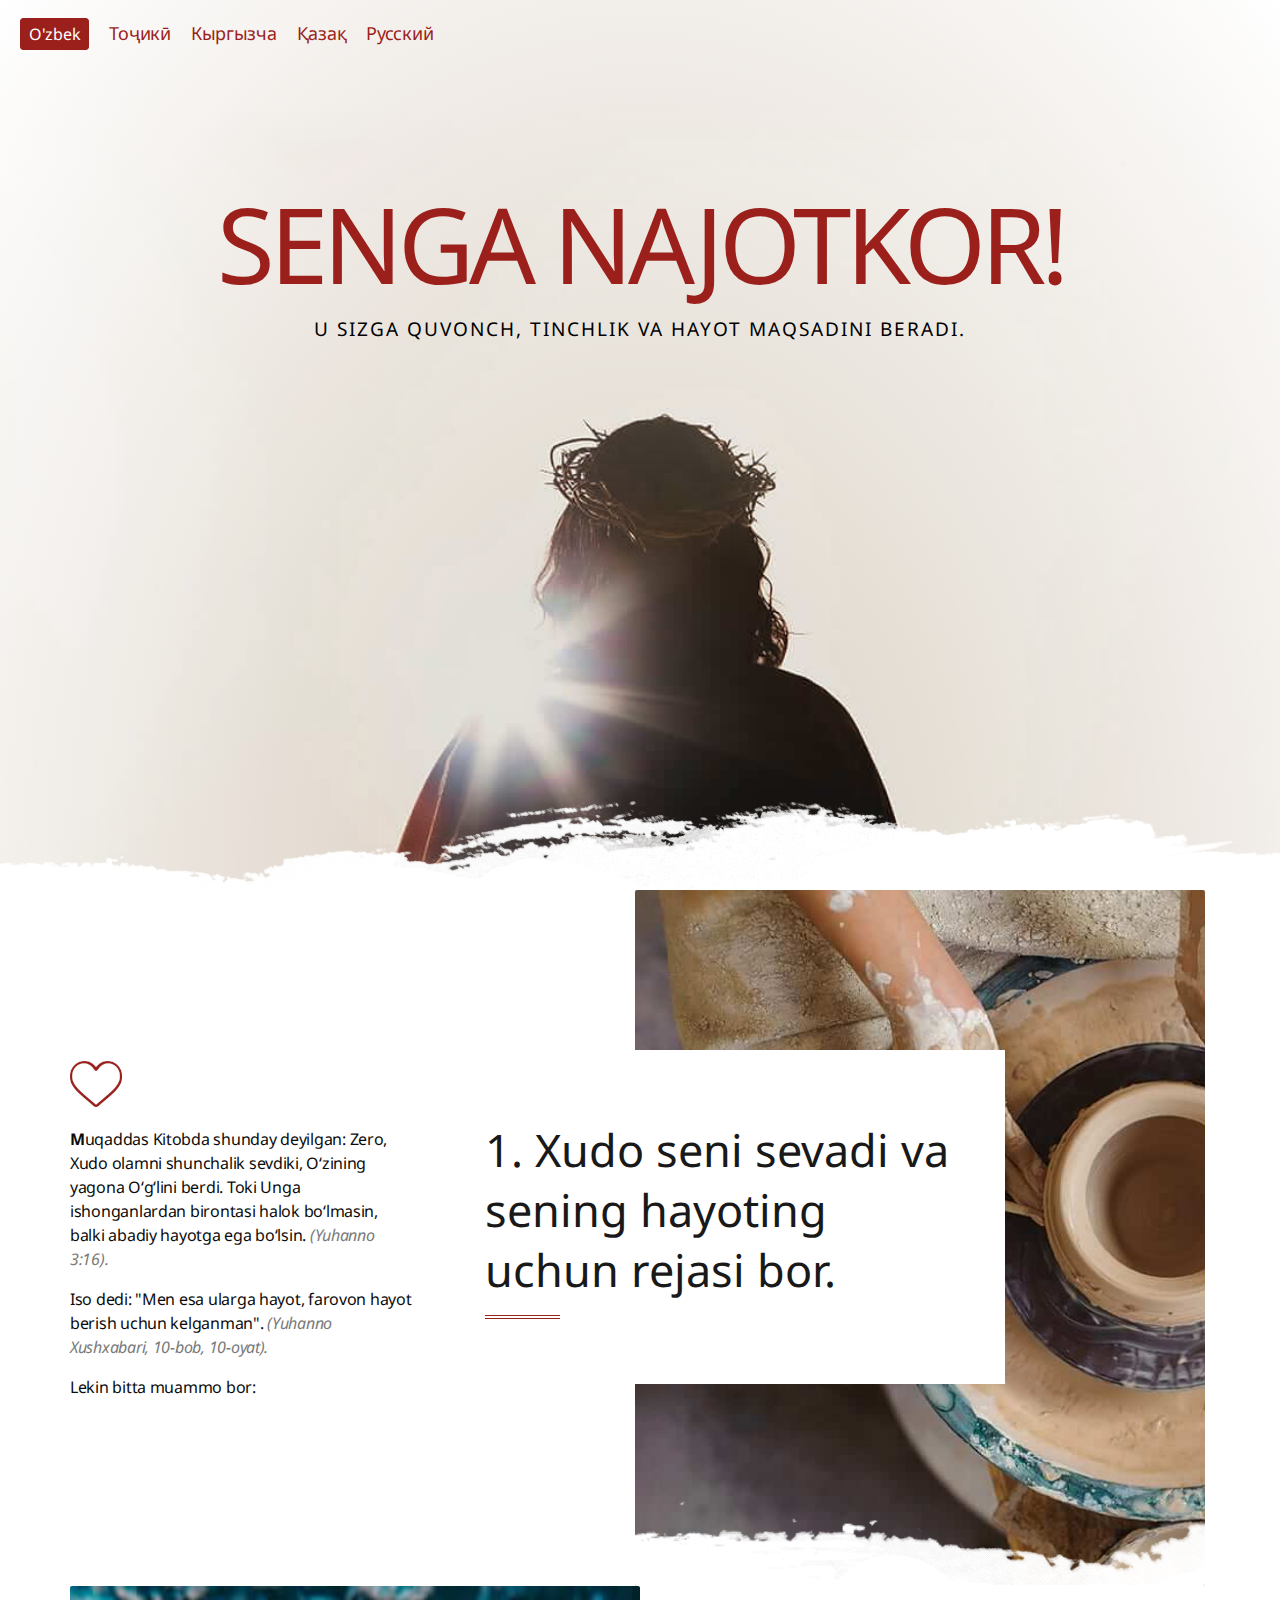
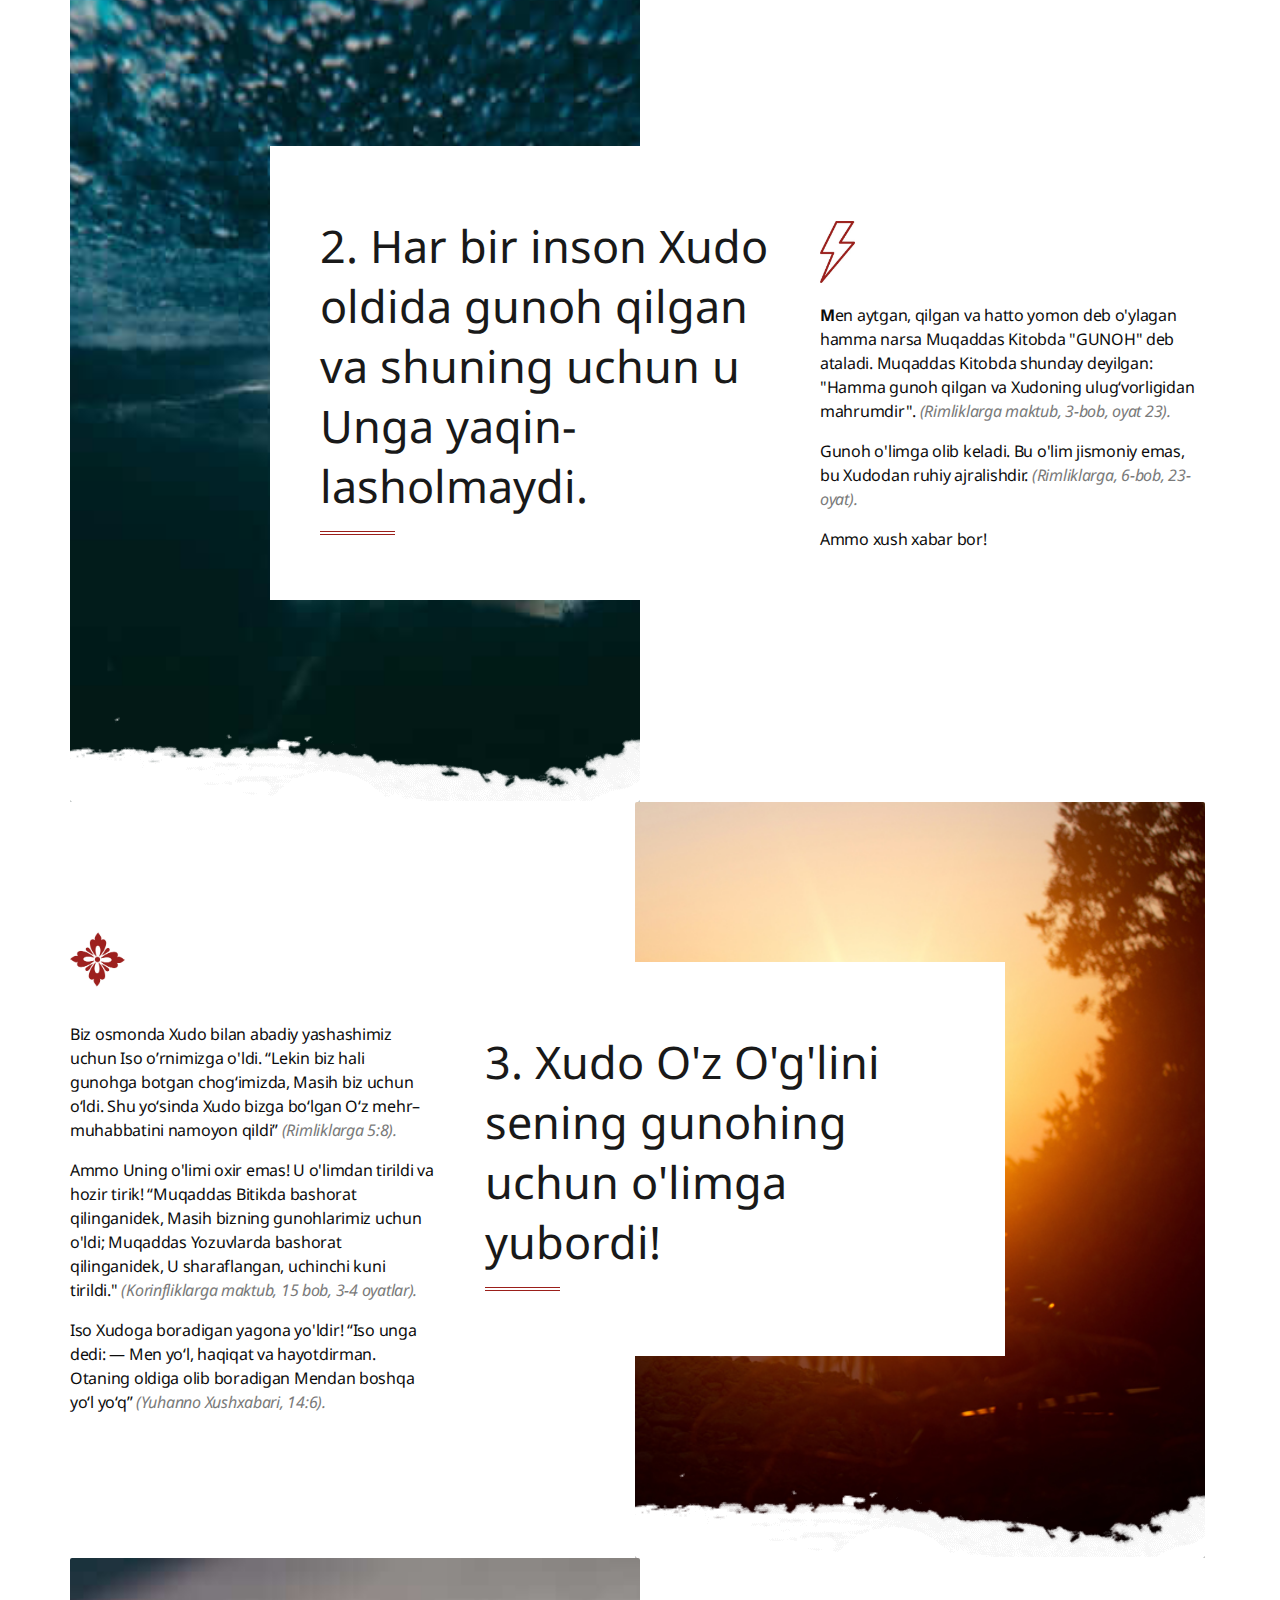
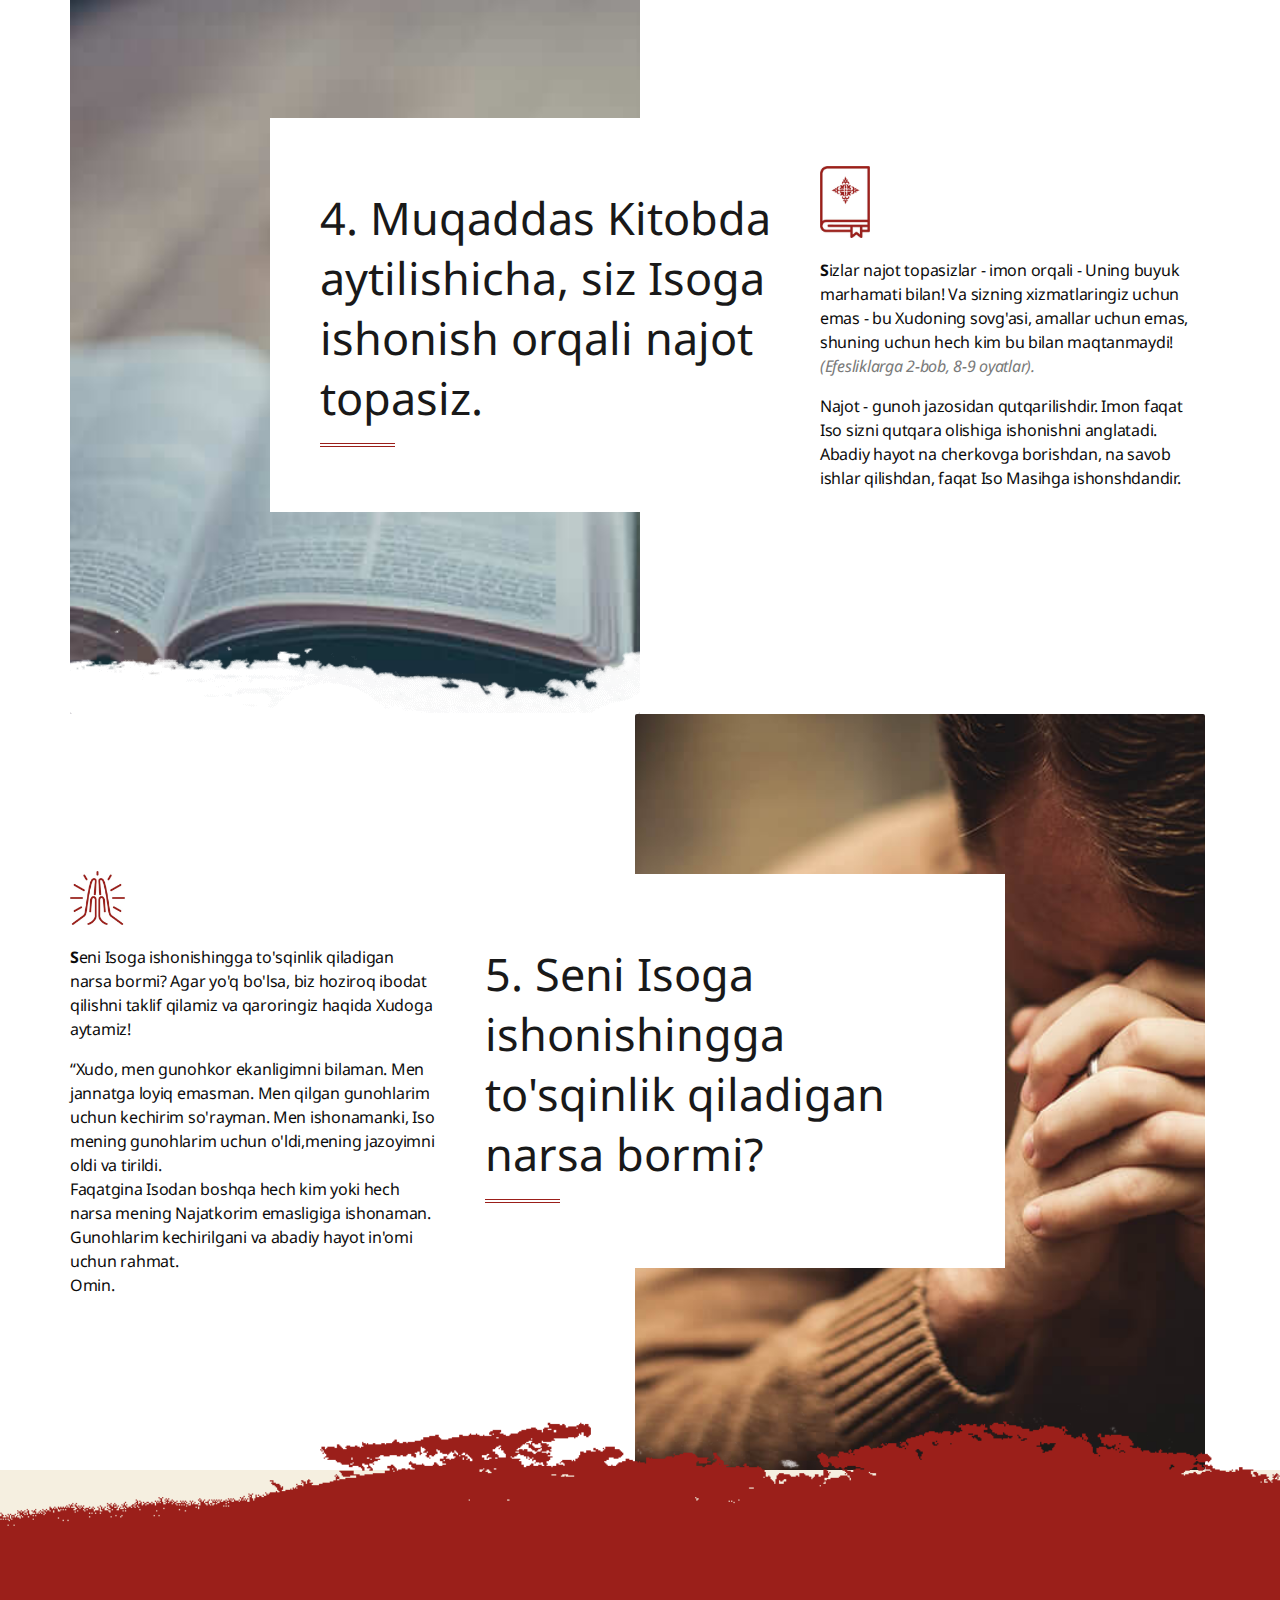
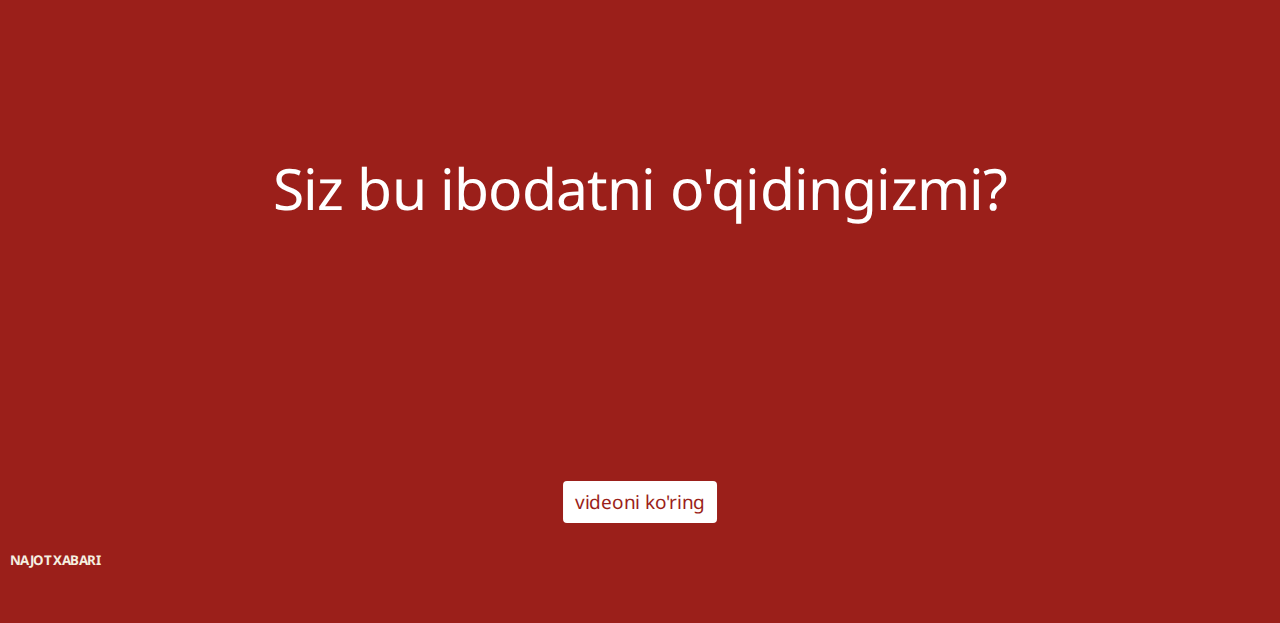
<file: uz/index.html>
﻿<!DOCTYPE html>
<html lang="uz-UZ" class="">

<head>
   <meta charset="UTF-8">
   <title>SENGA NAJOTKOR - Najot xabari! O'zbek</title>
    <meta name="robots" content="index, follow">
<meta name="author" content="Najot"/>

   <link rel="stylesheet" href="../other/style.css">
   <link rel="stylesheet" href="../other/main-style.css">
   <meta name="viewport" content="width=device-width, initial-scale=1.0, viewport-fit=cover">
</head>

<body
   class="home page-template page-template-elementor_canvas page page-id-22 singular enable-search-modal missing-post-thumbnail has-no-pagination not-showing-comments show-avatars elementor_canvas footer-top-visible elementor-default elementor-template-canvas elementor-kit-26 elementor-page elementor-page-22"
   data-elementor-device-mode="desktop">
   <a class="skip-link screen-reader-text" href="#site-content">Перейти к содержимому</a>
   <div data-elementor-type="wp-page" data-elementor-id="22" class="elementor elementor-22"
      data-elementor-settings="[]">
      <div class="elementor-inner">
         <header class="header">
            <div class="elementor-container">
               <ul class="header__lang-list">
                  <li><span href="" class="header__lang-link _now">O'zbek</span></li>
                  <li><a href="../tg/" class="header__lang-link">Тоҷикӣ</a></li>
                  <li><a href="../ky/" class="header__lang-link">Кыргызча</a></li>
                  <li><a href="../kz/" class="header__lang-link">Қазақ</a></li>
                  <li><a href="../ru/" class="header__lang-link ">Русский</a></li>
               </ul>
            </div>
         </header>
         <div class="elementor-section-wrap">
            <section
               class="elementor-element elementor-element-5c08801d elementor-section-full_width elementor-section-height-min-height elementor-section-items-bottom elementor-section-content-bottom elementor-section-height-default elementor-section elementor-top-section"
               data-id="5c08801d" data-element_type="section"
               data-settings="{&quot;background_background&quot;:&quot;classic&quot;}">
               <div class="elementor-background-overlay"></div>
               <div class="elementor-container elementor-column-gap-no">
                  <div class="elementor-row">
                     <div
                        class="elementor-element elementor-element-2206871f elementor-column elementor-col-100 elementor-top-column"
                        data-id="2206871f" data-element_type="column">
                        <div class="elementor-column-wrap  elementor-element-populated">
                           <div class="elementor-widget-wrap">
                              <div
                                 class="elementor-element elementor-element-5e187b30 elementor-widget elementor-widget-heading animated fadeInUp"
                                 data-id="5e187b30" data-element_type="widget"
                                 data-settings="{&quot;_animation&quot;:&quot;fadeInUp&quot;}"
                                 data-widget_type="heading.default">
                                 <div class="elementor-widget-container">
                                    <h3 class="elementor-heading-title elementor-size-default">
									SENGA NAJOTKOR!</h3>
                                 </div>
                              </div>
                              <div
                                 class="elementor-element elementor-element-66eb9a25 elementor-widget elementor-widget-heading animated fadeInUp"
                                 data-id="66eb9a25" data-element_type="widget"
                                 data-settings="{&quot;_animation&quot;:&quot;fadeInUp&quot;}"
                                 data-widget_type="heading.default">
                                 <div class="elementor-widget-container">
                                    <p class="elementor-heading-title elementor-size-default">U sizga quvonch, tinchlik va hayot maqsadini beradi.</p>
                                 </div>
                              </div>
                              <div
                                 class="elementor-element elementor-element-4ef9c067 elementor-widget elementor-widget-spacer"
                                 data-id="4ef9c067" data-element_type="widget" data-widget_type="spacer.default">
                                 <div class="elementor-widget-container">
                                    <div class="elementor-spacer">
                                       <div class="elementor-spacer-inner"></div>
                                    </div>
                                 </div>
                              </div>
                           </div>
                        </div>
                     </div>
                  </div>
               </div>
            </section>
            <section
               class="elementor-element elementor-element-1bd4e473 elementor-section-height-min-height elementor-reverse-mobile elementor-section-boxed elementor-section-height-default elementor-section-items-middle elementor-section elementor-top-section"
               data-id="1bd4e473" data-element_type="section"
               data-settings="{&quot;background_background&quot;:&quot;classic&quot;}">
               <div class="elementor-background-overlay"></div>
               <div class="elementor-container elementor-column-gap-no">
                  <div class="elementor-row">
                     <div
                        class="elementor-element elementor-element-784ff1a elementor-column elementor-col-50 elementor-top-column"
                        data-id="784ff1a" data-element_type="column">
                        <div class="elementor-column-wrap  elementor-element-populated">
                           <div class="elementor-widget-wrap">
                              <div
                                 class="elementor-element elementor-element-3ec3ddac elementor-widget elementor-widget-image animated fadeInUp"
                                 data-id="3ec3ddac" data-element_type="widget"
                                 data-settings="{&quot;_animation&quot;:&quot;fadeInUp&quot;}"
                                 data-widget_type="image.default">
                                 <div class="elementor-widget-container">
                                    <div class="elementor-image">
                                       <img src="img/heart.jpg" alt="Xudo seni sevadi">
                                    </div>
                                 </div>
                              </div>
                              <div
                                 class="elementor-element elementor-element-5195c886 elementor-widget elementor-widget-text-editor animated fadeInUp"
                                 data-id="5195c886" data-element_type="widget"
                                 data-settings="{&quot;_animation&quot;:&quot;fadeInUp&quot;}"
                                 data-widget_type="text-editor.default">
                                 <div class="elementor-widget-container">
                                    <div class="elementor-text-editor elementor-clearfix">
                                       <p><b>M</b>uqaddas Kitobda shunday deyilgan: 
										Zero, Xudo olamni shunchalik sevdiki, Oʻzining yagona Oʻgʻlini berdi. Toki Unga ishonganlardan birontasi halok boʻlmasin, balki abadiy hayotga ega boʻlsin.
<i><font color="#7A7A7A"> (Yuhanno 3:16).</font></i></p>

                                       <p>Iso dedi: "Men esa ularga hayot, farovon hayot berish uchun kelganman". <i><font color="#7A7A7A">(Yuhanno Xushxabari, 10-bob, 10-oyat).</font></i></p>
                                       <p>Lekin bitta muammo bor:</p>
                                    </div>
                                 </div>
                              </div>
                           </div>
                        </div>
                     </div>
                     <div
                        class="elementor-element elementor-element-5dfac42 elementor-column elementor-col-50 elementor-top-column"
                        data-id="5dfac42" data-element_type="column"
                        data-settings="{&quot;background_background&quot;:&quot;classic&quot;}">
                        <div class="elementor-column-wrap  elementor-element-populated">
                           <div class="elementor-background-overlay"></div>
                           <div class="elementor-widget-wrap">
                              <section
                                 class="elementor-element elementor-element-3bed887c elementor-section-boxed elementor-section-height-default elementor-section-height-default elementor-section elementor-inner-section animated slideInUp"
                                 data-id="3bed887c" data-element_type="section"
                                 data-settings="{&quot;background_background&quot;:&quot;classic&quot;,&quot;animation&quot;:&quot;slideInUp&quot;}">
                                 <div class="elementor-container elementor-column-gap-default">
                                    <div class="elementor-row">
                                       <div
                                          class="elementor-element elementor-element-1e9a7938 elementor-column elementor-col-100 elementor-inner-column"
                                          data-id="1e9a7938" data-element_type="column"
                                          data-settings="{&quot;background_background&quot;:&quot;classic&quot;}">
                                          <div class="elementor-column-wrap  elementor-element-populated">
                                             <div class="elementor-widget-wrap">
                                                <div
                                                   class="elementor-element elementor-element-7d64f8ea elementor-widget elementor-widget-heading"
                                                   data-id="7d64f8ea" data-element_type="widget"
                                                   data-widget_type="heading.default">
                                                   <div class="elementor-widget-container">
                                                      <h3 class="elementor-heading-title elementor-size-default">1. Xudo seni sevadi va sening hayoting uchun rejasi bor.</h3>
                                                   </div>
                                                </div>
                                                <div
                                                   class="elementor-element elementor-element-7738b52d elementor-widget elementor-widget-divider"
                                                   data-id="7738b52d" data-element_type="widget"
                                                   data-widget_type="divider.default">
                                                   <div class="elementor-widget-container">
                                                      <div class="elementor-divider">
                                                         <span class="elementor-divider-separator">
                                                         </span>
                                                      </div>
                                                   </div>
                                                </div>
                                             </div>
                                          </div>
                                       </div>
                                    </div>
                                 </div>
                              </section>
                           </div>
                        </div>
                     </div>
                  </div>
               </div>
            </section>
            <section
               class="elementor-element elementor-element-3b8cb47c elementor-section-height-min-height elementor-section-boxed elementor-section-height-default elementor-section-items-middle elementor-section elementor-top-section"
               data-id="3b8cb47c" data-element_type="section"
               data-settings="{&quot;background_background&quot;:&quot;classic&quot;}">
               <div class="elementor-background-overlay"></div>
               <div class="elementor-container elementor-column-gap-no">
                  <div class="elementor-row">
                     <div
                        class="elementor-element elementor-element-1b96e7a5 elementor-column elementor-col-50 elementor-top-column"
                        data-id="1b96e7a5" data-element_type="column"
                        data-settings="{&quot;background_background&quot;:&quot;classic&quot;}">
                        <div class="elementor-column-wrap  elementor-element-populated">
                           <div class="elementor-background-overlay"></div>
                           <div class="elementor-widget-wrap">
                              <section
                                 class="elementor-element elementor-element-1d87cebd elementor-section-boxed elementor-section-height-default elementor-section-height-default elementor-invisible elementor-section elementor-inner-section"
                                 data-id="1d87cebd" data-element_type="section"
                                 data-settings="{&quot;background_background&quot;:&quot;classic&quot;,&quot;animation&quot;:&quot;slideInUp&quot;}">
                                 <div class="elementor-container elementor-column-gap-default">
                                    <div class="elementor-row">
                                       <div
                                          class="elementor-element elementor-element-3287a80 elementor-column elementor-col-100 elementor-inner-column"
                                          data-id="3287a80" data-element_type="column"
                                          data-settings="{&quot;background_background&quot;:&quot;classic&quot;}">
                                          <div class="elementor-column-wrap  elementor-element-populated">
                                             <div class="elementor-widget-wrap">
                                                <div
                                                   class="elementor-element elementor-element-60618ba3 elementor-widget elementor-widget-heading"
                                                   data-id="60618ba3" data-element_type="widget"
                                                   data-widget_type="heading.default">
                                                   <div class="elementor-widget-container">
                                                      <h3 class="elementor-heading-title elementor-size-default">2. Har bir inson Xudo oldida gunoh qilgan va shuning uchun u Unga yaqin-lasholmaydi.</h3>
                                                   </div>
                                                </div>
                                                <div
                                                   class="elementor-element elementor-element-2c3edff3 elementor-widget elementor-widget-divider"
                                                   data-id="2c3edff3" data-element_type="widget"
                                                   data-widget_type="divider.default">
                                                   <div class="elementor-widget-container">
                                                      <div class="elementor-divider">
                                                         <span class="elementor-divider-separator">
                                                         </span>
                                                      </div>
                                                   </div>
                                                </div>
                                             </div>
                                          </div>
                                       </div>
                                    </div>
                                 </div>
                              </section>
                           </div>
                        </div>
                     </div>
                     <div
                        class="elementor-element elementor-element-4422f5c elementor-column elementor-col-50 elementor-top-column"
                        data-id="4422f5c" data-element_type="column">
                        <div class="elementor-column-wrap  elementor-element-populated">
                           <div class="elementor-widget-wrap">
                              <div
                                 class="elementor-element elementor-element-1afd9cf3 elementor-invisible elementor-widget elementor-widget-image"
                                 data-id="1afd9cf3" data-element_type="widget"
                                 data-settings="{&quot;_animation&quot;:&quot;fadeInUp&quot;}"
                                 data-widget_type="image.default">
                                 <div class="elementor-widget-container">
                                    <div class="elementor-image">
                                       <img src="img/flash.jpg" alt="GUNOH">
                                    </div>
                                 </div>
                              </div>
                              <div
                                 class="elementor-element elementor-element-72bad6bc elementor-invisible elementor-widget elementor-widget-text-editor"
                                 data-id="72bad6bc" data-element_type="widget"
                                 data-settings="{&quot;_animation&quot;:&quot;fadeInUp&quot;}"
                                 data-widget_type="text-editor.default">
                                 <div class="elementor-widget-container">
                                    <div class="elementor-text-editor elementor-clearfix">

                                       <p><b>M</b>en aytgan, qilgan va hatto yomon deb o'ylagan hamma narsa Muqaddas Kitobda "GUNOH" deb ataladi. Muqaddas Kitobda shunday deyilgan: "Hamma gunoh qilgan va Xudoning ulug‘vorligidan mahrumdir". <i><font color="#7A7A7A">(Rimliklarga maktub, 3-bob, oyat 23).</font></i></p>
                                       <p>Gunoh o'limga olib keladi. Bu o'lim jismoniy emas, bu Xudodan ruhiy ajralishdir. <font color="#7A7A7A"><i>(Rimliklarga, 6-bob, 23-oyat).</i></font></p>
                                       <p>Ammo xush xabar bor!</p>
                                    </div>
                                 </div>
                              </div>
                           </div>
                        </div>
                     </div>
                  </div>
               </div>
            </section>
            <section
               class="elementor-element elementor-element-5edac8a5 elementor-section-height-min-height elementor-reverse-mobile elementor-section-boxed elementor-section-height-default elementor-section-items-middle elementor-section elementor-top-section"
               data-id="5edac8a5" data-element_type="section"
               data-settings="{&quot;background_background&quot;:&quot;classic&quot;}">
               <div class="elementor-background-overlay"></div>
               <div class="elementor-container elementor-column-gap-no">
                  <div class="elementor-row">
                     <div
                        class="elementor-element elementor-element-e70284c elementor-column elementor-col-50 elementor-top-column"
                        data-id="e70284c" data-element_type="column">
                        <div class="elementor-column-wrap  elementor-element-populated">
                           <div class="elementor-widget-wrap">
                              <div
                                 class="elementor-element elementor-element-5669c8c8 elementor-invisible elementor-widget elementor-widget-image"
                                 data-id="5669c8c8" data-element_type="widget"
                                 data-settings="{&quot;_animation&quot;:&quot;fadeInUp&quot;}"
                                 data-widget_type="image.default">
                                 <div class="elementor-widget-container">
                                    <div class="elementor-image">
                                       <img src="img/cross.jpg" alt="Najot xabari">
                                    </div>
                                 </div>
                              </div>
                              <div
                                 class="elementor-element elementor-element-42ef97d9 elementor-invisible elementor-widget elementor-widget-text-editor"
                                 data-id="42ef97d9" data-element_type="widget"
                                 data-settings="{&quot;_animation&quot;:&quot;fadeInUp&quot;}"
                                 data-widget_type="text-editor.default">
                                 <div class="elementor-widget-container">

                                    <div class="elementor-text-editor elementor-clearfix">
                                       <p>Biz osmonda Xudo bilan abadiy yashashimiz uchun Iso o’rnimizga o'ldi.
                                          “Lekin biz hali gunohga botgan chog‘imizda, Masih biz uchun o‘ldi. Shu yo‘sinda Xudo bizga bo‘lgan O‘z mehr–muhabbatini namoyon qildi” <font color="#7A7A7A"><i>(Rimliklarga 5:8).</i></font></p>
                                       <p>Ammo Uning o'limi oxir emas! U o'limdan tirildi va hozir tirik! “Muqaddas
                                          Bitikda bashorat qilinganidek, Masih bizning gunohlarimiz uchun o'ldi;
                                          Muqaddas Yozuvlarda bashorat qilinganidek, U sharaflangan, uchinchi kuni
                                          tirildi." <font color="#7A7A7A"><i>(Korinfliklarga maktub, 15 bob, 3-4 oyatlar).</i></font></p>
                                       <p>Iso Xudoga boradigan yagona yo'ldir! “Iso unga dedi: — Men yo‘l, haqiqat va hayotdirman. Otaning oldiga olib boradigan Mendan boshqa yo‘l yo‘q” <font color="#7A7A7A"><i>(Yuhanno Xushxabari, 14:6).</i></font>
</p>
                                    </div>
                                 </div>
                              </div>
                           </div>
                        </div>
                     </div>
                     <div
                        class="elementor-element elementor-element-34f3d8fb elementor-column elementor-col-50 elementor-top-column"
                        data-id="34f3d8fb" data-element_type="column"
                        data-settings="{&quot;background_background&quot;:&quot;classic&quot;}">
                        <div class="elementor-column-wrap  elementor-element-populated">
                           <div class="elementor-background-overlay"></div>
                           <div class="elementor-widget-wrap">
                              <section
                                 class="elementor-element elementor-element-4ef8bcdf elementor-section-boxed elementor-section-height-default elementor-section-height-default elementor-invisible elementor-section elementor-inner-section"
                                 data-id="4ef8bcdf" data-element_type="section"
                                 data-settings="{&quot;background_background&quot;:&quot;classic&quot;,&quot;animation&quot;:&quot;slideInUp&quot;}">
                                 <div class="elementor-container elementor-column-gap-default">
                                    <div class="elementor-row">
                                       <div
                                          class="elementor-element elementor-element-d9c1cbc elementor-column elementor-col-100 elementor-inner-column"
                                          data-id="d9c1cbc" data-element_type="column"
                                          data-settings="{&quot;background_background&quot;:&quot;classic&quot;}">
                                          <div class="elementor-column-wrap  elementor-element-populated">
                                             <div class="elementor-widget-wrap">
                                                <div
                                                   class="elementor-element elementor-element-30f9c0db elementor-widget elementor-widget-heading"
                                                   data-id="30f9c0db" data-element_type="widget"
                                                   data-widget_type="heading.default">
                                                   <div class="elementor-widget-container">
                                                      <h3 class="elementor-heading-title elementor-size-default">3. Xudo O'z O'g'lini sening gunohing uchun o'limga yubordi!</h3>
                                                   </div>
                                                </div>
                                                <div
                                                   class="elementor-element elementor-element-7818a90b elementor-widget elementor-widget-divider"
                                                   data-id="7818a90b" data-element_type="widget"
                                                   data-widget_type="divider.default">
                                                   <div class="elementor-widget-container">
                                                      <div class="elementor-divider">
                                                         <span class="elementor-divider-separator">
                                                         </span>
                                                      </div>
                                                   </div>
                                                </div>
                                             </div>
                                          </div>
                                       </div>
                                    </div>
                                 </div>
                              </section>
                           </div>
                        </div>
                     </div>
                  </div>
               </div>
            </section>
            <section
               class="elementor-element elementor-element-1f309e89 elementor-section-height-min-height elementor-section-boxed elementor-section-height-default elementor-section-items-middle elementor-section elementor-top-section"
               data-id="1f309e89" data-element_type="section"
               data-settings="{&quot;background_background&quot;:&quot;classic&quot;}">
               <div class="elementor-background-overlay"></div>
               <div class="elementor-container elementor-column-gap-no">
                  <div class="elementor-row">
                     <div
                        class="elementor-element elementor-element-43444599 elementor-column elementor-col-50 elementor-top-column"
                        data-id="43444599" data-element_type="column"
                        data-settings="{&quot;background_background&quot;:&quot;classic&quot;}">
                        <div class="elementor-column-wrap  elementor-element-populated">
                           <div class="elementor-background-overlay"></div>
                           <div class="elementor-widget-wrap">
                              <section
                                 class="elementor-element elementor-element-639a75df elementor-section-boxed elementor-section-height-default elementor-section-height-default elementor-invisible elementor-section elementor-inner-section"
                                 data-id="639a75df" data-element_type="section"
                                 data-settings="{&quot;background_background&quot;:&quot;classic&quot;,&quot;animation&quot;:&quot;slideInUp&quot;}">
                                 <div class="elementor-container elementor-column-gap-default">
                                    <div class="elementor-row">
                                       <div
                                          class="elementor-element elementor-element-58bfe0d1 elementor-column elementor-col-100 elementor-inner-column"
                                          data-id="58bfe0d1" data-element_type="column"
                                          data-settings="{&quot;background_background&quot;:&quot;classic&quot;}">
                                          <div class="elementor-column-wrap  elementor-element-populated">
                                             <div class="elementor-widget-wrap">
                                                <div
                                                   class="elementor-element elementor-element-10968d02 elementor-widget elementor-widget-heading"
                                                   data-id="10968d02" data-element_type="widget"
                                                   data-widget_type="heading.default">
                                                   <div class="elementor-widget-container">
                                                      <h3 class="elementor-heading-title elementor-size-default">4.
                                                        Muqaddas Kitobda aytilishicha, siz Isoga ishonish orqali najot topasiz.
                                                      </h3>
                                                   </div>
                                                </div>
                                                <div
                                                   class="elementor-element elementor-element-751cf8b4 elementor-widget elementor-widget-divider"
                                                   data-id="751cf8b4" data-element_type="widget"
                                                   data-widget_type="divider.default">
                                                   <div class="elementor-widget-container">
                                                      <div class="elementor-divider">
                                                         <span class="elementor-divider-separator">
                                                         </span>
                                                      </div>
                                                   </div>
                                                </div>
                                             </div>
                                          </div>
                                       </div>
                                    </div>
                                 </div>
                              </section>
                           </div>
                        </div>
                     </div>
                     <div
                        class="elementor-element elementor-element-8c16c17 elementor-column elementor-col-50 elementor-top-column"
                        data-id="8c16c17" data-element_type="column">
                        <div class="elementor-column-wrap  elementor-element-populated">
                           <div class="elementor-widget-wrap">
                              <div
                                 class="elementor-element elementor-element-5391aed7 elementor-invisible elementor-widget elementor-widget-image"
                                 data-id="5391aed7" data-element_type="widget"
                                 data-settings="{&quot;_animation&quot;:&quot;fadeInUp&quot;}"
                                 data-widget_type="image.default">
                                 <div class="elementor-widget-container">
                                    <div class="elementor-image">
                                       <img src="img/img1.jpg" alt="Muqaddas Kitobda">
                                    </div>
                                 </div>
                              </div>
                              <div
                                 class="elementor-element elementor-element-fc10421 elementor-invisible elementor-widget elementor-widget-text-editor"
                                 data-id="fc10421" data-element_type="widget"
                                 data-settings="{&quot;_animation&quot;:&quot;fadeInUp&quot;}"
                                 data-widget_type="text-editor.default">
                                 <div class="elementor-widget-container">
                                    <div class="elementor-text-editor elementor-clearfix">
                                       <p><strong>S</strong>izlar najot topasizlar - imon orqali - Uning buyuk marhamati
                                          bilan! Va sizning xizmatlaringiz uchun emas - bu Xudoning sovg'asi, amallar
                                          uchun emas, shuning uchun hech kim bu bilan maqtanmaydi! <font color="#7A7A7A"><i>(Efesliklarga 2-bob, 8-9 oyatlar).</i></font></p>
                                       <p>Najot - gunoh jazosidan qutqarilishdir. Imon faqat Iso sizni qutqara olishiga ishonishni anglatadi. 
Abadiy hayot na cherkovga borishdan, na savob ishlar qilishdan, faqat Iso Masihga ishonshdandir.
</p>
                                    </div>
                                 </div>
                              </div>
                           </div>
                        </div>
                     </div>
                  </div>
               </div>
            </section>
            <section
               class="elementor-element elementor-element-85f64ba elementor-section-height-min-height elementor-reverse-mobile elementor-section-boxed elementor-section-height-default elementor-section-items-middle elementor-section elementor-top-section"
               data-id="85f64ba" data-element_type="section"
               data-settings="{&quot;background_background&quot;:&quot;classic&quot;}">
               <div class="elementor-background-overlay"></div>
               <div class="elementor-container elementor-column-gap-no">
                  <div class="elementor-row">
                     <div
                        class="elementor-element elementor-element-93ca40a elementor-column elementor-col-50 elementor-top-column"
                        data-id="93ca40a" data-element_type="column">
                        <div class="elementor-column-wrap  elementor-element-populated">
                           <div class="elementor-widget-wrap">
                              <div
                                 class="elementor-element elementor-element-6ff8597b elementor-invisible elementor-widget elementor-widget-image"
                                 data-id="6ff8597b" data-element_type="widget"
                                 data-settings="{&quot;_animation&quot;:&quot;fadeInUp&quot;}"
                                 data-widget_type="image.default">
                                 <div class="elementor-widget-container">
                                    <div class="elementor-image">
                                       <img src="img/img2.jpg" alt="Najot">
                                    </div>
                                 </div>
                              </div>
                              <div
                                 class="elementor-element elementor-element-3bda04cd elementor-invisible elementor-widget elementor-widget-text-editor"
                                 data-id="3bda04cd" data-element_type="widget"
                                 data-settings="{&quot;_animation&quot;:&quot;fadeInUp&quot;}"
                                 data-widget_type="text-editor.default">
                                 <div class="elementor-widget-container">

                                    <div class="elementor-text-editor elementor-clearfix">
                                       <p><b>S</b>eni Isoga ishonishingga to'sqinlik qiladigan narsa bormi? Agar yo'q bo'lsa, biz hoziroq ibodat qilishni taklif qilamiz va qaroringiz haqida Xudoga aytamiz!</p>
                                       <p>“Xudo, men gunohkor ekanligimni bilaman. Men jannatga loyiq emasman. Men qilgan gunohlarim uchun kechirim so'rayman. Men ishonamanki, Iso mening gunohlarim  uchun o'ldi,mening jazoyimni oldi va tirildi. 
<br>Faqatgina Isodan  boshqa hech kim yoki hech narsa mening Najatkorim emasligiga ishonaman.
Gunohlarim kechirilgani va abadiy hayot in'omi uchun rahmat.<br>
                                          Omin.</p>
                                    </div>
                                 </div>
                              </div>
                           </div>
                        </div>
                     </div>
                     <div
                        class="elementor-element elementor-element-3af93d87 elementor-column elementor-col-50 elementor-top-column"
                        data-id="3af93d87" data-element_type="column"
                        data-settings="{&quot;background_background&quot;:&quot;classic&quot;}">
                        <div class="elementor-column-wrap  elementor-element-populated">
                           <div class="elementor-background-overlay"></div>
                           <div class="elementor-widget-wrap">
                              <section
                                 class="elementor-element elementor-element-399375b6 elementor-section-boxed elementor-section-height-default elementor-section-height-default elementor-invisible elementor-section elementor-inner-section"
                                 data-id="399375b6" data-element_type="section"
                                 data-settings="{&quot;background_background&quot;:&quot;classic&quot;,&quot;animation&quot;:&quot;slideInUp&quot;}">
                                 <div class="elementor-container elementor-column-gap-default">
                                    <div class="elementor-row">
                                       <div
                                          class="elementor-element elementor-element-4aca9c4b elementor-column elementor-col-100 elementor-inner-column"
                                          data-id="4aca9c4b" data-element_type="column"
                                          data-settings="{&quot;background_background&quot;:&quot;classic&quot;}">
                                          <div class="elementor-column-wrap  elementor-element-populated">
                                             <div class="elementor-widget-wrap">
                                                <div
                                                   class="elementor-element elementor-element-183cdc92 elementor-widget elementor-widget-heading"
                                                   data-id="183cdc92" data-element_type="widget"
                                                   data-widget_type="heading.default">
                                                   <div class="elementor-widget-container">
                                                      <h3 class="elementor-heading-title elementor-size-default">5.
                                                         Seni Isoga ishonishingga to'sqinlik qiladigan narsa bormi?
                                                      </h3>
                                                   </div>
                                                </div>
                                                <div
                                                   class="elementor-element elementor-element-32fd2e1c elementor-widget elementor-widget-divider"
                                                   data-id="32fd2e1c" data-element_type="widget"
                                                   data-widget_type="divider.default">
                                                   <div class="elementor-widget-container">
                                                      <div class="elementor-divider">
                                                         <span class="elementor-divider-separator">
                                                         </span>
                                                      </div>
                                                   </div>
                                                </div>
                                             </div>
                                          </div>
                                       </div>
                                    </div>
                                 </div>
                              </section>
                           </div>
                        </div>
                     </div>
                  </div>
               </div>
            </section>
            <section
               class="elementor-element elementor-element-42547e7a elementor-section-full_width elementor-section-height-default elementor-section-height-default elementor-section elementor-top-section"
               data-id="42547e7a" data-element_type="section"
               data-settings="{&quot;background_background&quot;:&quot;classic&quot;}">
               <div class="elementor-container elementor-column-gap-default">
                  <div class="elementor-row">
                     <div
                        class="elementor-element elementor-element-7c812ce8 elementor-column elementor-col-100 elementor-top-column"
                        data-id="7c812ce8" data-element_type="column">
                        <div class="elementor-column-wrap  elementor-element-populated">
                           <div class="elementor-widget-wrap">
                              <div
                                 class="elementor-element elementor-element-3fc1ae11 elementor-widget elementor-widget-spacer"
                                 data-id="3fc1ae11" data-element_type="widget" data-widget_type="spacer.default">
                                 <div class="elementor-widget-container">
                                    <div class="elementor-spacer">
                                       <div class="elementor-spacer-inner"></div>
                                    </div>
                                 </div>
                              </div>
                           </div>
                        </div>
                     </div>
                  </div>
               </div>
            </section>
            <section
               class="elementor-element elementor-element-2694777b elementor-section-boxed elementor-section-height-default elementor-section-height-default elementor-section elementor-top-section"
               data-id="2694777b" data-element_type="section"
               data-settings="{&quot;background_background&quot;:&quot;classic&quot;}">
               <div class="elementor-container elementor-column-gap-default">
                  <div class="elementor-row">
                     <div
                        class="elementor-element elementor-element-f5c19fd elementor-column elementor-col-100 elementor-top-column"
                        data-id="f5c19fd" data-element_type="column">
                        <div class="elementor-column-wrap  elementor-element-populated">
                           <div class="elementor-widget-wrap">
                              <section
                                 class="elementor-element elementor-element-1847da4b elementor-section-boxed elementor-section-height-default elementor-section-height-default elementor-section elementor-inner-section"
                                 data-id="1847da4b" data-element_type="section">
                                 <div class="elementor-container elementor-column-gap-default">
                                    <div class="elementor-row">
                                       <div
                                          class="elementor-element elementor-element-17cac84d elementor-column elementor-col-100 elementor-inner-column"
                                          data-id="17cac84d" data-element_type="column">
                                          <div class="elementor-column-wrap  elementor-element-populated">
                                             <div class="elementor-widget-wrap">
                                                <div
                                                   class="elementor-element elementor-element-6f4180d6 elementor-widget elementor-widget-heading"
                                                   data-id="6f4180d6" data-element_type="widget"
                                                   data-widget_type="heading.default">
                                                   <div class="elementor-widget-container">
                                                      <h3 class="elementor-heading-title elementor-size-default">Siz bu ibodatni o'qidingizmi?</h3>
                                                   </div>
                                                </div>
                                             </div>
                                          </div>
                                       </div>
                                    </div>
                                 </div>
                              </section>
                              <section
                                 class="elementor-element elementor-element-64d577a1 elementor-section-boxed elementor-section-height-default elementor-section-height-default elementor-section elementor-inner-section"
                                 data-id="64d577a1" data-element_type="section">
                                 <div class="elementor-container elementor-column-gap-default">
                                    <div class="elementor-row">
                                       <div
                                          class="elementor-element elementor-element-55fd710b elementor-column elementor-col-50 elementor-inner-column"
                                          data-id="55fd710b" data-element_type="column">
                                          <div class="elementor-column-wrap">
                                             <div class="elementor-widget-wrap">
                                             </div>
                                          </div>
                                       </div>
                                       <div
                                          class="elementor-element elementor-element-21b70206 elementor-column elementor-col-50 elementor-inner-column"
                                          data-id="21b70206" data-element_type="column">
                                          <div class="elementor-column-wrap">
                                             <div class="elementor-widget-wrap">
                                             </div>
                                          </div>
                                       </div>
                                    </div>
                                 </div>
                              </section>
                           </div>
                        </div>
                     </div>
                  </div>
               </div>
               <a href="https://live.bible.is/bible/UZNMKV/MAT/1?audio_type=audio_drama" class="last-button-info">
                  videoni ko'ring
               </a>
			    <br>
               
                <h2 style="font-size: 10pt" align="center">&nbsp;&nbsp;&nbsp; <a style="color: #F5EFE0" href="../">NAJOT XABARI</a></h2>
                          <br>
            </section>
         </div>
      </div>
   </div>
</body>

</html>
</file>
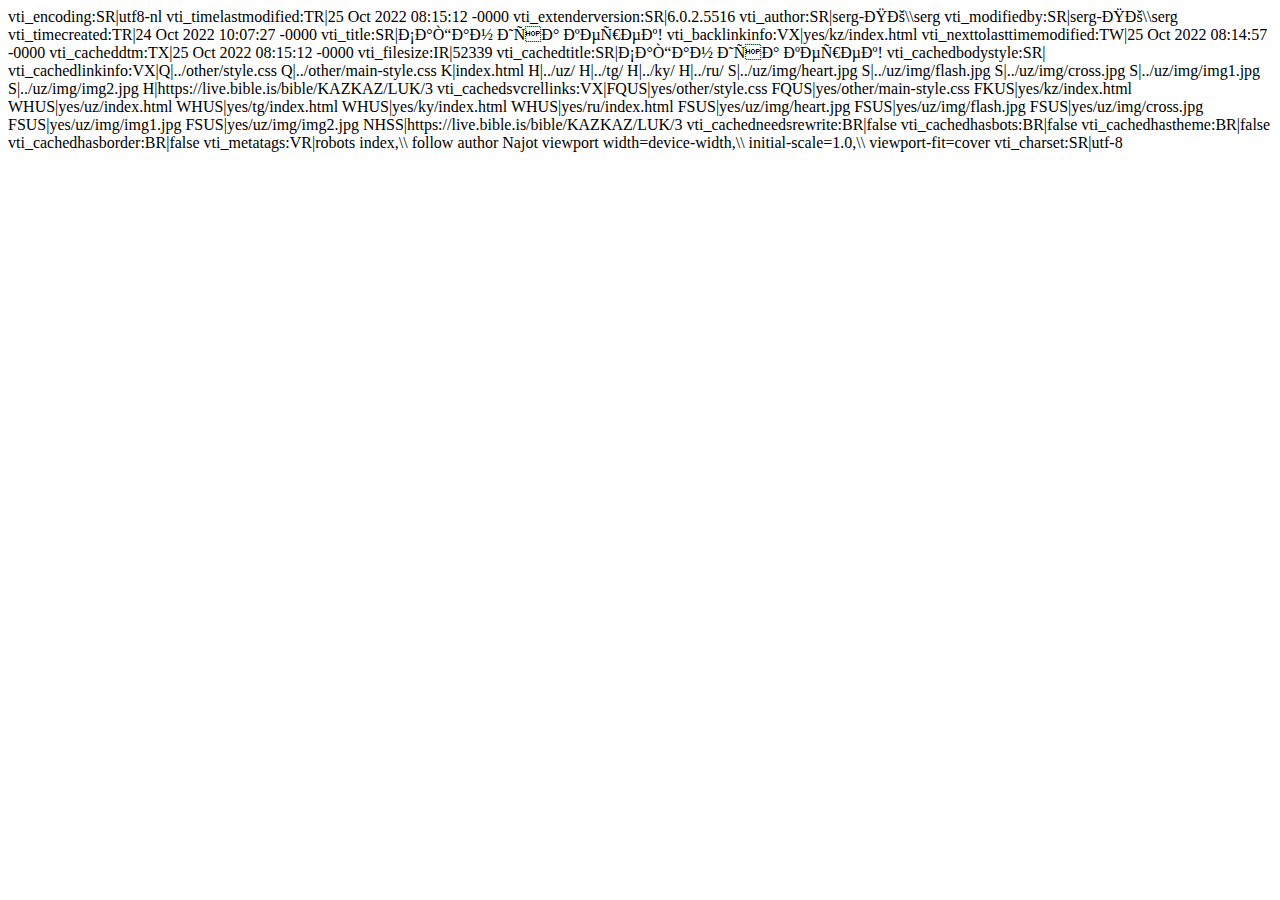
<file: kz/_vti_cnf/index.html>
vti_encoding:SR|utf8-nl
vti_timelastmodified:TR|25 Oct 2022 08:15:12 -0000
vti_extenderversion:SR|6.0.2.5516
vti_author:SR|serg-ПК\\serg
vti_modifiedby:SR|serg-ПК\\serg
vti_timecreated:TR|24 Oct 2022 10:07:27 -0000
vti_title:SR|Саған Иса керек!
vti_backlinkinfo:VX|yes/kz/index.html
vti_nexttolasttimemodified:TW|25 Oct 2022 08:14:57 -0000
vti_cacheddtm:TX|25 Oct 2022 08:15:12 -0000
vti_filesize:IR|52339
vti_cachedtitle:SR|Саған Иса керек!
vti_cachedbodystyle:SR|<body     class="home page-template page-template-elementor_canvas page page-id-22 singular enable-search-modal missing-post-thumbnail has-no-pagination not-showing-comments show-avatars elementor_canvas footer-top-visible elementor-default elementor-template-canvas elementor-kit-26 elementor-page elementor-page-22"     data-elementor-device-mode="desktop">
vti_cachedlinkinfo:VX|Q|../other/style.css Q|../other/main-style.css K|index.html H|../uz/ H|../tg/ H|../ky/ H|../ru/ S|../uz/img/heart.jpg S|../uz/img/flash.jpg S|../uz/img/cross.jpg S|../uz/img/img1.jpg S|../uz/img/img2.jpg H|https://live.bible.is/bible/KAZKAZ/LUK/3
vti_cachedsvcrellinks:VX|FQUS|yes/other/style.css FQUS|yes/other/main-style.css FKUS|yes/kz/index.html WHUS|yes/uz/index.html WHUS|yes/tg/index.html WHUS|yes/ky/index.html WHUS|yes/ru/index.html FSUS|yes/uz/img/heart.jpg FSUS|yes/uz/img/flash.jpg FSUS|yes/uz/img/cross.jpg FSUS|yes/uz/img/img1.jpg FSUS|yes/uz/img/img2.jpg NHSS|https://live.bible.is/bible/KAZKAZ/LUK/3
vti_cachedneedsrewrite:BR|false
vti_cachedhasbots:BR|false
vti_cachedhastheme:BR|false
vti_cachedhasborder:BR|false
vti_metatags:VR|robots index,\\ follow author Najot viewport width=device-width,\\ initial-scale=1.0,\\ viewport-fit=cover
vti_charset:SR|utf-8
</file>
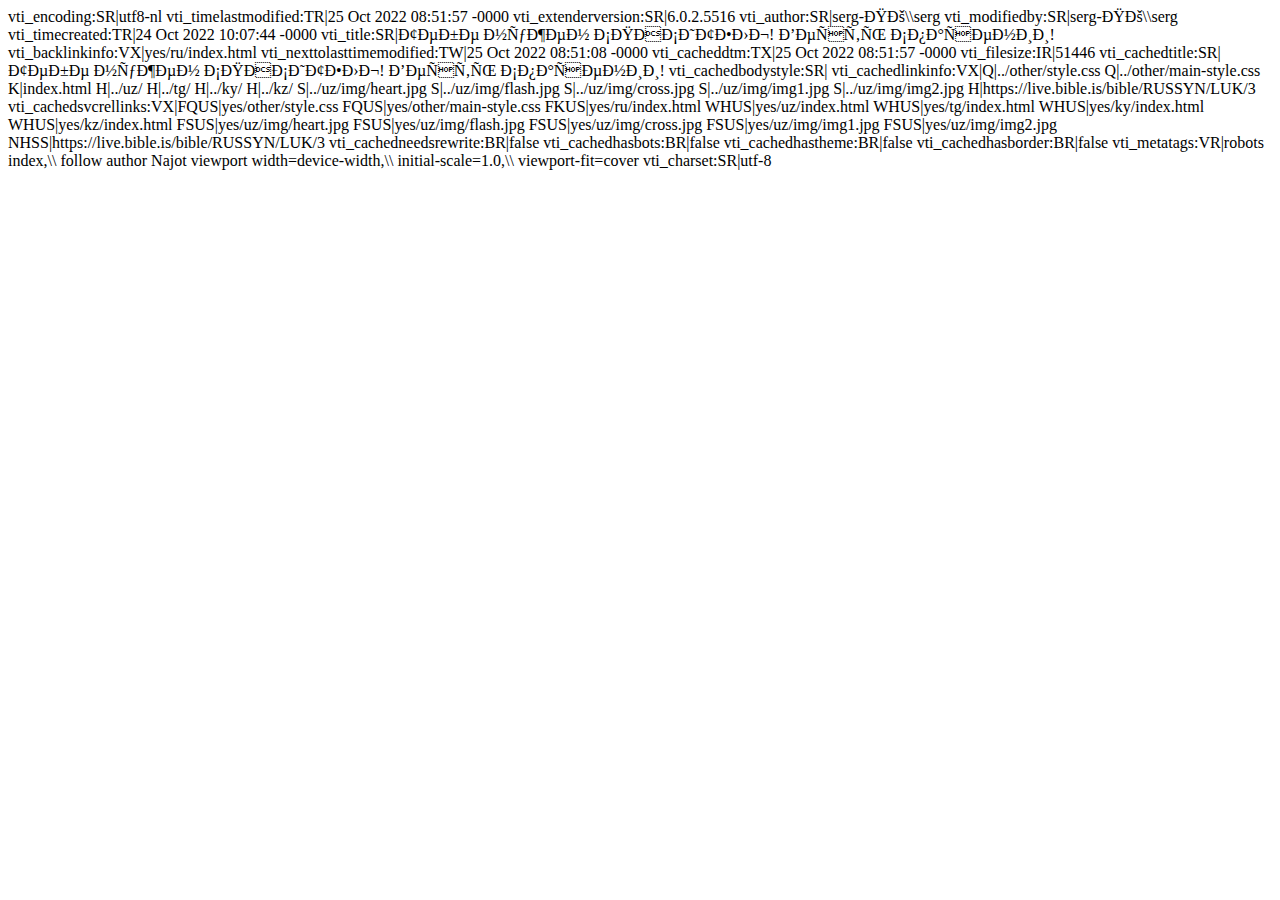
<file: ru/_vti_cnf/index.html>
vti_encoding:SR|utf8-nl
vti_timelastmodified:TR|25 Oct 2022 08:51:57 -0000
vti_extenderversion:SR|6.0.2.5516
vti_author:SR|serg-ПК\\serg
vti_modifiedby:SR|serg-ПК\\serg
vti_timecreated:TR|24 Oct 2022 10:07:44 -0000
vti_title:SR|Тебе нужен СПАСИТЕЛЬ! Весть Спасении!
vti_backlinkinfo:VX|yes/ru/index.html
vti_nexttolasttimemodified:TW|25 Oct 2022 08:51:08 -0000
vti_cacheddtm:TX|25 Oct 2022 08:51:57 -0000
vti_filesize:IR|51446
vti_cachedtitle:SR|Тебе нужен СПАСИТЕЛЬ! Весть Спасении!
vti_cachedbodystyle:SR|<body     class="home page-template page-template-elementor_canvas page page-id-22 singular enable-search-modal missing-post-thumbnail has-no-pagination not-showing-comments show-avatars elementor_canvas footer-top-visible elementor-default elementor-template-canvas elementor-kit-26 elementor-page elementor-page-22"     data-elementor-device-mode="desktop">
vti_cachedlinkinfo:VX|Q|../other/style.css Q|../other/main-style.css K|index.html H|../uz/ H|../tg/ H|../ky/ H|../kz/ S|../uz/img/heart.jpg S|../uz/img/flash.jpg S|../uz/img/cross.jpg S|../uz/img/img1.jpg S|../uz/img/img2.jpg H|https://live.bible.is/bible/RUSSYN/LUK/3
vti_cachedsvcrellinks:VX|FQUS|yes/other/style.css FQUS|yes/other/main-style.css FKUS|yes/ru/index.html WHUS|yes/uz/index.html WHUS|yes/tg/index.html WHUS|yes/ky/index.html WHUS|yes/kz/index.html FSUS|yes/uz/img/heart.jpg FSUS|yes/uz/img/flash.jpg FSUS|yes/uz/img/cross.jpg FSUS|yes/uz/img/img1.jpg FSUS|yes/uz/img/img2.jpg NHSS|https://live.bible.is/bible/RUSSYN/LUK/3
vti_cachedneedsrewrite:BR|false
vti_cachedhasbots:BR|false
vti_cachedhastheme:BR|false
vti_cachedhasborder:BR|false
vti_metatags:VR|robots index,\\ follow author Najot viewport width=device-width,\\ initial-scale=1.0,\\ viewport-fit=cover
vti_charset:SR|utf-8
</file>
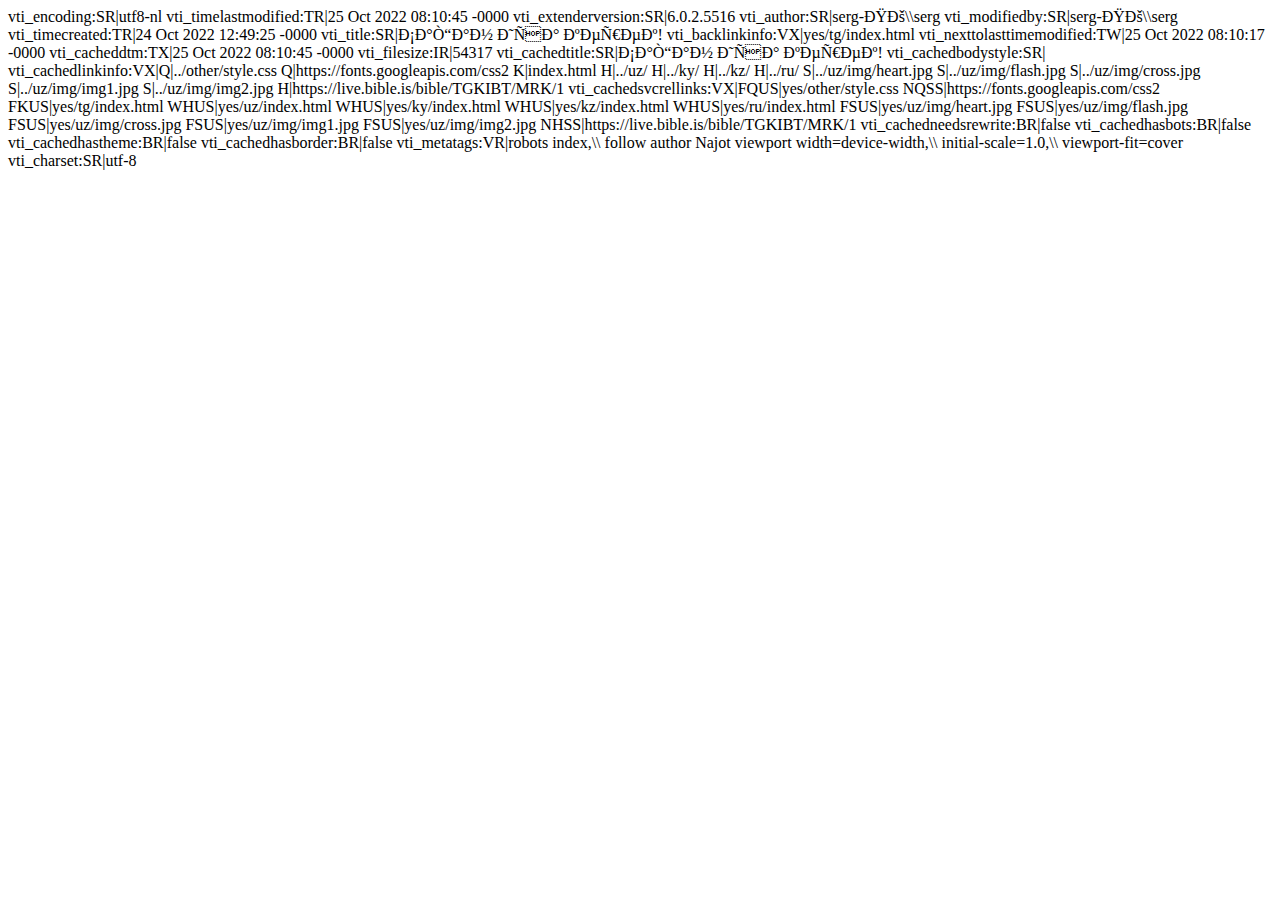
<file: tg/_vti_cnf/index.html>
vti_encoding:SR|utf8-nl
vti_timelastmodified:TR|25 Oct 2022 08:10:45 -0000
vti_extenderversion:SR|6.0.2.5516
vti_author:SR|serg-ПК\\serg
vti_modifiedby:SR|serg-ПК\\serg
vti_timecreated:TR|24 Oct 2022 12:49:25 -0000
vti_title:SR|Саған Иса керек!
vti_backlinkinfo:VX|yes/tg/index.html
vti_nexttolasttimemodified:TW|25 Oct 2022 08:10:17 -0000
vti_cacheddtm:TX|25 Oct 2022 08:10:45 -0000
vti_filesize:IR|54317
vti_cachedtitle:SR|Саған Иса керек!
vti_cachedbodystyle:SR|<body     class="home page-template page-template-elementor_canvas page page-id-22 singular enable-search-modal missing-post-thumbnail has-no-pagination not-showing-comments show-avatars elementor_canvas footer-top-visible elementor-default elementor-template-canvas elementor-kit-26 elementor-page elementor-page-22"     data-elementor-device-mode="desktop">
vti_cachedlinkinfo:VX|Q|../other/style.css Q|https://fonts.googleapis.com/css2 K|index.html H|../uz/ H|../ky/ H|../kz/ H|../ru/ S|../uz/img/heart.jpg S|../uz/img/flash.jpg S|../uz/img/cross.jpg S|../uz/img/img1.jpg S|../uz/img/img2.jpg H|https://live.bible.is/bible/TGKIBT/MRK/1
vti_cachedsvcrellinks:VX|FQUS|yes/other/style.css NQSS|https://fonts.googleapis.com/css2 FKUS|yes/tg/index.html WHUS|yes/uz/index.html WHUS|yes/ky/index.html WHUS|yes/kz/index.html WHUS|yes/ru/index.html FSUS|yes/uz/img/heart.jpg FSUS|yes/uz/img/flash.jpg FSUS|yes/uz/img/cross.jpg FSUS|yes/uz/img/img1.jpg FSUS|yes/uz/img/img2.jpg NHSS|https://live.bible.is/bible/TGKIBT/MRK/1
vti_cachedneedsrewrite:BR|false
vti_cachedhasbots:BR|false
vti_cachedhastheme:BR|false
vti_cachedhasborder:BR|false
vti_metatags:VR|robots index,\\ follow author Najot viewport width=device-width,\\ initial-scale=1.0,\\ viewport-fit=cover
vti_charset:SR|utf-8
</file>
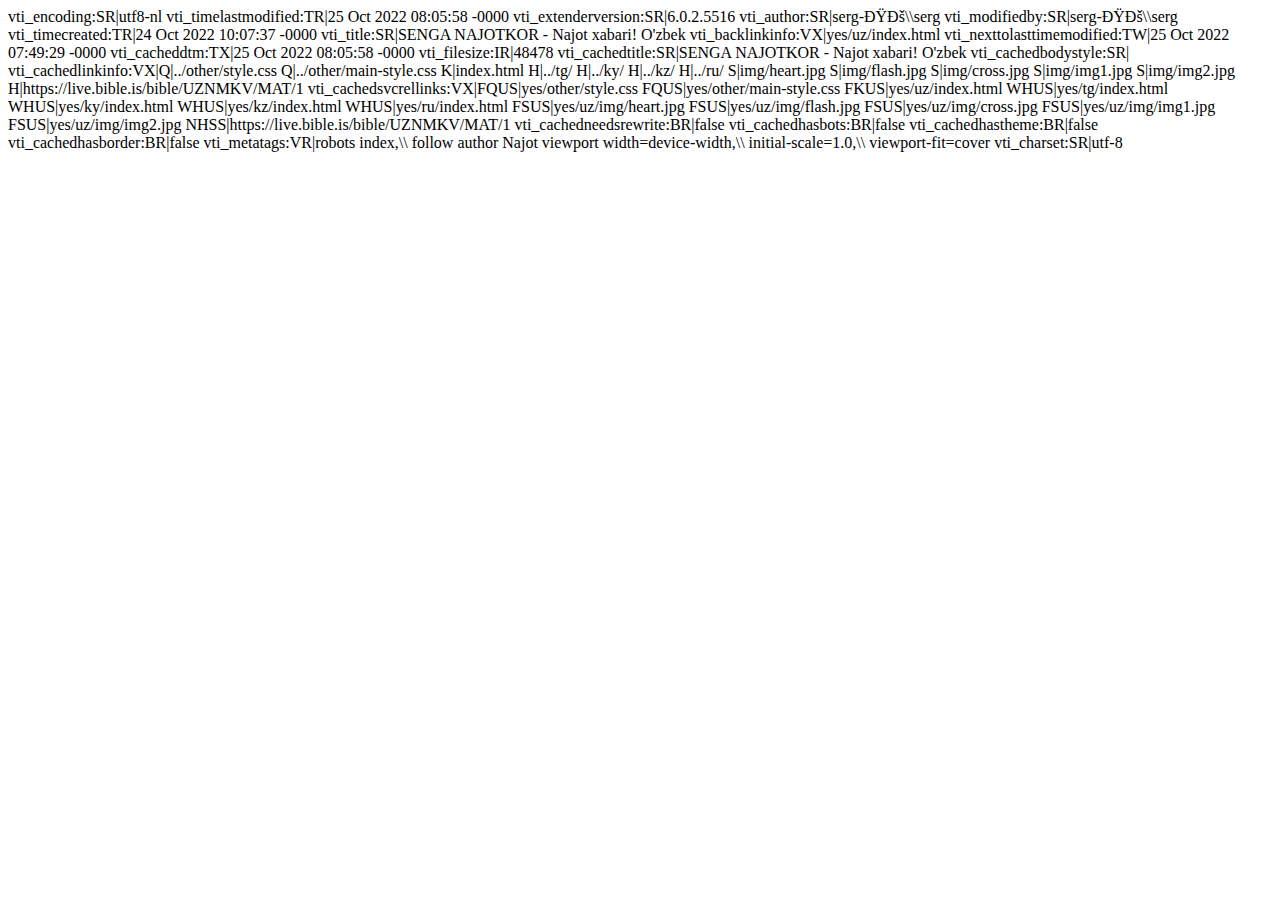
<file: uz/_vti_cnf/index.html>
vti_encoding:SR|utf8-nl
vti_timelastmodified:TR|25 Oct 2022 08:05:58 -0000
vti_extenderversion:SR|6.0.2.5516
vti_author:SR|serg-ПК\\serg
vti_modifiedby:SR|serg-ПК\\serg
vti_timecreated:TR|24 Oct 2022 10:07:37 -0000
vti_title:SR|SENGA NAJOTKOR - Najot xabari! O'zbek
vti_backlinkinfo:VX|yes/uz/index.html
vti_nexttolasttimemodified:TW|25 Oct 2022 07:49:29 -0000
vti_cacheddtm:TX|25 Oct 2022 08:05:58 -0000
vti_filesize:IR|48478
vti_cachedtitle:SR|SENGA NAJOTKOR - Najot xabari! O'zbek
vti_cachedbodystyle:SR|<body     class="home page-template page-template-elementor_canvas page page-id-22 singular enable-search-modal missing-post-thumbnail has-no-pagination not-showing-comments show-avatars elementor_canvas footer-top-visible elementor-default elementor-template-canvas elementor-kit-26 elementor-page elementor-page-22"     data-elementor-device-mode="desktop">
vti_cachedlinkinfo:VX|Q|../other/style.css Q|../other/main-style.css K|index.html H|../tg/ H|../ky/ H|../kz/ H|../ru/ S|img/heart.jpg S|img/flash.jpg S|img/cross.jpg S|img/img1.jpg S|img/img2.jpg H|https://live.bible.is/bible/UZNMKV/MAT/1
vti_cachedsvcrellinks:VX|FQUS|yes/other/style.css FQUS|yes/other/main-style.css FKUS|yes/uz/index.html WHUS|yes/tg/index.html WHUS|yes/ky/index.html WHUS|yes/kz/index.html WHUS|yes/ru/index.html FSUS|yes/uz/img/heart.jpg FSUS|yes/uz/img/flash.jpg FSUS|yes/uz/img/cross.jpg FSUS|yes/uz/img/img1.jpg FSUS|yes/uz/img/img2.jpg NHSS|https://live.bible.is/bible/UZNMKV/MAT/1
vti_cachedneedsrewrite:BR|false
vti_cachedhasbots:BR|false
vti_cachedhastheme:BR|false
vti_cachedhasborder:BR|false
vti_metatags:VR|robots index,\\ follow author Najot viewport width=device-width,\\ initial-scale=1.0,\\ viewport-fit=cover
vti_charset:SR|utf-8
</file>
